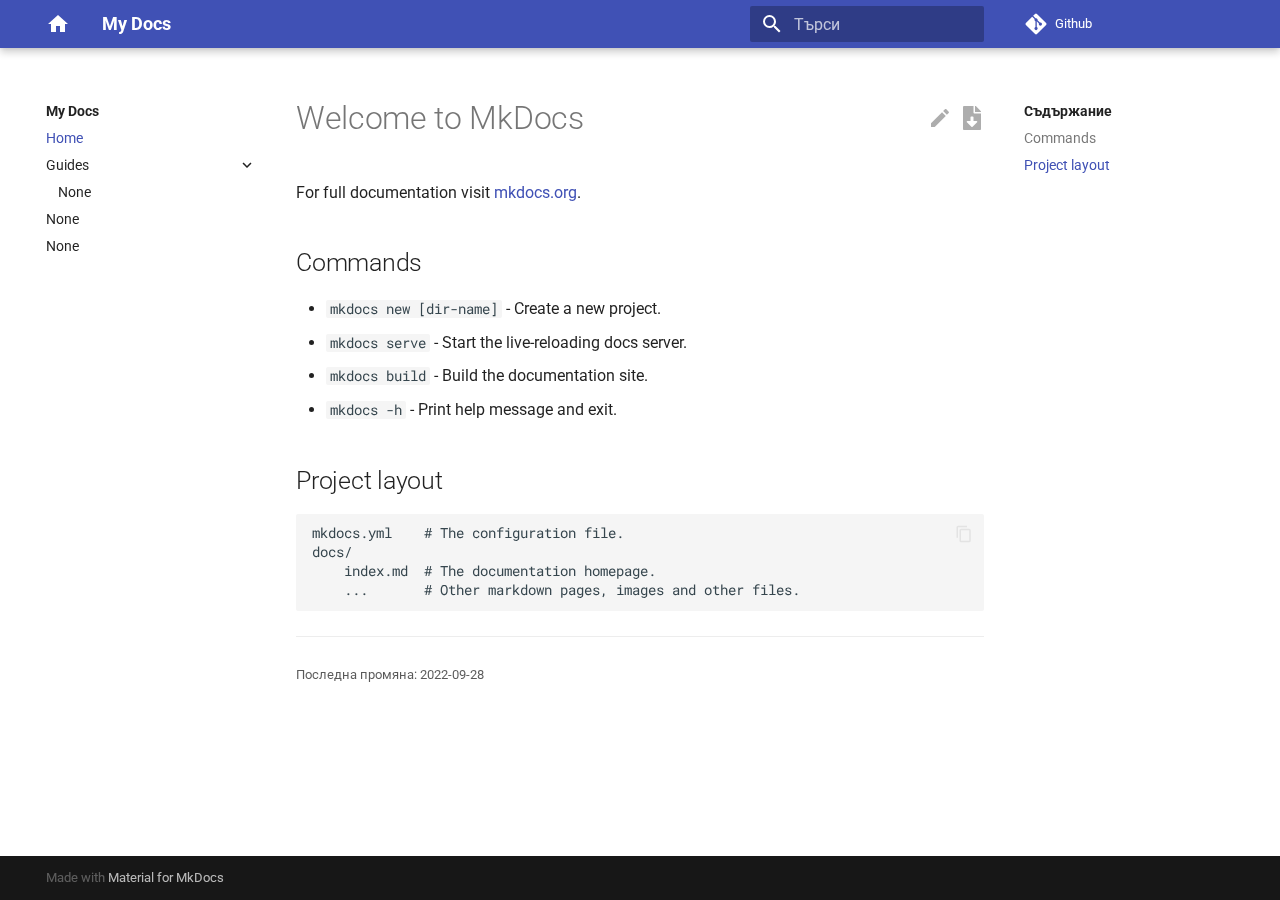
<file: site/index.html>
<!doctype html>
<html lang="bg" class="no-js">
  <head>
    
      <meta charset="utf-8">
      <meta name="viewport" content="width=device-width,initial-scale=1">
      
      
      
      <link rel="icon" href="assets/images/favicon.png">
      <meta name="generator" content="mkdocs-1.3.1, mkdocs-material-8.4.0">
    
    
      
        <title>My Docs</title>
      
    
    
      <link rel="stylesheet" href="assets/stylesheets/main.69437709.min.css">
      
        
        <link rel="stylesheet" href="assets/stylesheets/palette.cbb835fc.min.css">
        
      
      
    
    
    
      
        
        
        <link rel="preconnect" href="https://fonts.gstatic.com" crossorigin>
        <link rel="stylesheet" href="https://fonts.googleapis.com/css?family=Roboto:300,300i,400,400i,700,700i%7CRoboto+Mono:400,400i,700,700i&display=fallback">
        <style>:root{--md-text-font:"Roboto";--md-code-font:"Roboto Mono"}</style>
      
    
    
    <script>__md_scope=new URL(".",location),__md_hash=e=>[...e].reduce((e,_)=>(e<<5)-e+_.charCodeAt(0),0),__md_get=(e,_=localStorage,t=__md_scope)=>JSON.parse(_.getItem(t.pathname+"."+e)),__md_set=(e,_,t=localStorage,a=__md_scope)=>{try{t.setItem(a.pathname+"."+e,JSON.stringify(_))}catch(e){}}</script>
    
      

    
    
  </head>
  
  
    
    
    
    
    
    <body dir="ltr" data-md-color-scheme="" data-md-color-primary="none" data-md-color-accent="none">
  
    
    
    <input class="md-toggle" data-md-toggle="drawer" type="checkbox" id="__drawer" autocomplete="off">
    <input class="md-toggle" data-md-toggle="search" type="checkbox" id="__search" autocomplete="off">
    <label class="md-overlay" for="__drawer"></label>
    <div data-md-component="skip">
      
        
        <a href="#welcome-to-mkdocs" class="md-skip">
          Към съдържанието
        </a>
      
    </div>
    <div data-md-component="announce">
      
    </div>
    
    
      

<header class="md-header" data-md-component="header">
  <nav class="md-header__inner md-grid" aria-label="Горен колонтитул">
    <a href="." title="My Docs" class="md-header__button md-logo" aria-label="My Docs" data-md-component="logo">
      
  
  <svg xmlns="http://www.w3.org/2000/svg" viewBox="0 0 24 24"><path d="M10 20v-6h4v6h5v-8h3L12 3 2 12h3v8h5Z"/></svg>

    </a>
    <label class="md-header__button md-icon" for="__drawer">
      <svg xmlns="http://www.w3.org/2000/svg" viewBox="0 0 24 24"><path d="M3 6h18v2H3V6m0 5h18v2H3v-2m0 5h18v2H3v-2Z"/></svg>
    </label>
    <div class="md-header__title" data-md-component="header-title">
      <div class="md-header__ellipsis">
        <div class="md-header__topic">
          <span class="md-ellipsis">
            My Docs
          </span>
        </div>
        <div class="md-header__topic" data-md-component="header-topic">
          <span class="md-ellipsis">
            
              Home
            
          </span>
        </div>
      </div>
    </div>
    
    
    
      <label class="md-header__button md-icon" for="__search">
        <svg xmlns="http://www.w3.org/2000/svg" viewBox="0 0 24 24"><path d="M9.5 3A6.5 6.5 0 0 1 16 9.5c0 1.61-.59 3.09-1.56 4.23l.27.27h.79l5 5-1.5 1.5-5-5v-.79l-.27-.27A6.516 6.516 0 0 1 9.5 16 6.5 6.5 0 0 1 3 9.5 6.5 6.5 0 0 1 9.5 3m0 2C7 5 5 7 5 9.5S7 14 9.5 14 14 12 14 9.5 12 5 9.5 5Z"/></svg>
      </label>
      <div class="md-search" data-md-component="search" role="dialog">
  <label class="md-search__overlay" for="__search"></label>
  <div class="md-search__inner" role="search">
    <form class="md-search__form" name="search">
      <input type="text" class="md-search__input" name="query" aria-label="Търси" placeholder="Търси" autocapitalize="off" autocorrect="off" autocomplete="off" spellcheck="false" data-md-component="search-query" required>
      <label class="md-search__icon md-icon" for="__search">
        <svg xmlns="http://www.w3.org/2000/svg" viewBox="0 0 24 24"><path d="M9.5 3A6.5 6.5 0 0 1 16 9.5c0 1.61-.59 3.09-1.56 4.23l.27.27h.79l5 5-1.5 1.5-5-5v-.79l-.27-.27A6.516 6.516 0 0 1 9.5 16 6.5 6.5 0 0 1 3 9.5 6.5 6.5 0 0 1 9.5 3m0 2C7 5 5 7 5 9.5S7 14 9.5 14 14 12 14 9.5 12 5 9.5 5Z"/></svg>
        <svg xmlns="http://www.w3.org/2000/svg" viewBox="0 0 24 24"><path d="M20 11v2H8l5.5 5.5-1.42 1.42L4.16 12l7.92-7.92L13.5 5.5 8 11h12Z"/></svg>
      </label>
      <nav class="md-search__options" aria-label="Search">
        
        <button type="reset" class="md-search__icon md-icon" aria-label="Изчисти" tabindex="-1">
          <svg xmlns="http://www.w3.org/2000/svg" viewBox="0 0 24 24"><path d="M19 6.41 17.59 5 12 10.59 6.41 5 5 6.41 10.59 12 5 17.59 6.41 19 12 13.41 17.59 19 19 17.59 13.41 12 19 6.41Z"/></svg>
        </button>
      </nav>
      
    </form>
    <div class="md-search__output">
      <div class="md-search__scrollwrap" data-md-scrollfix>
        <div class="md-search-result" data-md-component="search-result">
          <div class="md-search-result__meta">
            Initializing search
          </div>
          <ol class="md-search-result__list"></ol>
        </div>
      </div>
    </div>
  </div>
</div>
    
    
      <div class="md-header__source">
        <a href="https://github.com/dragomir-d/unit-docs/" title="Към хранилището" class="md-source" data-md-component="source">
  <div class="md-source__icon md-icon">
    
    <svg xmlns="http://www.w3.org/2000/svg" viewBox="0 0 448 512"><!--! Font Awesome Free 6.1.2 by @fontawesome - https://fontawesome.com License - https://fontawesome.com/license/free (Icons: CC BY 4.0, Fonts: SIL OFL 1.1, Code: MIT License) Copyright 2022 Fonticons, Inc.--><path d="M439.55 236.05 244 40.45a28.87 28.87 0 0 0-40.81 0l-40.66 40.63 51.52 51.52c27.06-9.14 52.68 16.77 43.39 43.68l49.66 49.66c34.23-11.8 61.18 31 35.47 56.69-26.49 26.49-70.21-2.87-56-37.34L240.22 199v121.85c25.3 12.54 22.26 41.85 9.08 55a34.34 34.34 0 0 1-48.55 0c-17.57-17.6-11.07-46.91 11.25-56v-123c-20.8-8.51-24.6-30.74-18.64-45L142.57 101 8.45 235.14a28.86 28.86 0 0 0 0 40.81l195.61 195.6a28.86 28.86 0 0 0 40.8 0l194.69-194.69a28.86 28.86 0 0 0 0-40.81z"/></svg>
  </div>
  <div class="md-source__repository">
    Github
  </div>
</a>
      </div>
    
  </nav>
  
</header>
    
    <div class="md-container" data-md-component="container">
      
      
        
          
        
      
      <main class="md-main" data-md-component="main">
        <div class="md-main__inner md-grid">
          
            
              
              <div class="md-sidebar md-sidebar--primary" data-md-component="sidebar" data-md-type="navigation" >
                <div class="md-sidebar__scrollwrap">
                  <div class="md-sidebar__inner">
                    


<nav class="md-nav md-nav--primary" aria-label="Навигация" data-md-level="0">
  <label class="md-nav__title" for="__drawer">
    <a href="." title="My Docs" class="md-nav__button md-logo" aria-label="My Docs" data-md-component="logo">
      
  
  <svg xmlns="http://www.w3.org/2000/svg" viewBox="0 0 24 24"><path d="M10 20v-6h4v6h5v-8h3L12 3 2 12h3v8h5Z"/></svg>

    </a>
    My Docs
  </label>
  
    <div class="md-nav__source">
      <a href="https://github.com/dragomir-d/unit-docs/" title="Към хранилището" class="md-source" data-md-component="source">
  <div class="md-source__icon md-icon">
    
    <svg xmlns="http://www.w3.org/2000/svg" viewBox="0 0 448 512"><!--! Font Awesome Free 6.1.2 by @fontawesome - https://fontawesome.com License - https://fontawesome.com/license/free (Icons: CC BY 4.0, Fonts: SIL OFL 1.1, Code: MIT License) Copyright 2022 Fonticons, Inc.--><path d="M439.55 236.05 244 40.45a28.87 28.87 0 0 0-40.81 0l-40.66 40.63 51.52 51.52c27.06-9.14 52.68 16.77 43.39 43.68l49.66 49.66c34.23-11.8 61.18 31 35.47 56.69-26.49 26.49-70.21-2.87-56-37.34L240.22 199v121.85c25.3 12.54 22.26 41.85 9.08 55a34.34 34.34 0 0 1-48.55 0c-17.57-17.6-11.07-46.91 11.25-56v-123c-20.8-8.51-24.6-30.74-18.64-45L142.57 101 8.45 235.14a28.86 28.86 0 0 0 0 40.81l195.61 195.6a28.86 28.86 0 0 0 40.8 0l194.69-194.69a28.86 28.86 0 0 0 0-40.81z"/></svg>
  </div>
  <div class="md-source__repository">
    Github
  </div>
</a>
    </div>
  
  <ul class="md-nav__list" data-md-scrollfix>
    
      
      
      

  
  
    
  
  
    <li class="md-nav__item md-nav__item--active">
      
      <input class="md-nav__toggle md-toggle" data-md-toggle="toc" type="checkbox" id="__toc">
      
      
        
      
      
        <label class="md-nav__link md-nav__link--active" for="__toc">
          Home
          <span class="md-nav__icon md-icon"></span>
        </label>
      
      <a href="." class="md-nav__link md-nav__link--active">
        Home
      </a>
      
        

<nav class="md-nav md-nav--secondary" aria-label="Съдържание">
  
  
  
    
  
  
    <label class="md-nav__title" for="__toc">
      <span class="md-nav__icon md-icon"></span>
      Съдържание
    </label>
    <ul class="md-nav__list" data-md-component="toc" data-md-scrollfix>
      
        <li class="md-nav__item">
  <a href="#commands" class="md-nav__link">
    Commands
  </a>
  
</li>
      
        <li class="md-nav__item">
  <a href="#project-layout" class="md-nav__link">
    Project layout
  </a>
  
</li>
      
    </ul>
  
</nav>
      
    </li>
  

    
      
      
      

  
  
  
    
    <li class="md-nav__item md-nav__item--nested">
      
      
        <input class="md-nav__toggle md-toggle md-toggle--indeterminate" data-md-toggle="__nav_2" type="checkbox" id="__nav_2" checked>
      
      
      
      
        <label class="md-nav__link" for="__nav_2">
          Guides
          <span class="md-nav__icon md-icon"></span>
        </label>
      
      <nav class="md-nav" aria-label="Guides" data-md-level="1">
        <label class="md-nav__title" for="__nav_2">
          <span class="md-nav__icon md-icon"></span>
          Guides
        </label>
        <ul class="md-nav__list" data-md-scrollfix>
          
            
              
  
  
  
    <li class="md-nav__item">
      <a href="guides/getting-started.md" class="md-nav__link">
        None
      </a>
    </li>
  

            
          
        </ul>
      </nav>
    </li>
  

    
      
      
      

  
  
  
    <li class="md-nav__item">
      <a href="setup.md" class="md-nav__link">
        None
      </a>
    </li>
  

    
      
      
      

  
  
  
    <li class="md-nav__item">
      <a href="about.md" class="md-nav__link">
        None
      </a>
    </li>
  

    
  </ul>
</nav>
                  </div>
                </div>
              </div>
            
            
              
              <div class="md-sidebar md-sidebar--secondary" data-md-component="sidebar" data-md-type="toc" >
                <div class="md-sidebar__scrollwrap">
                  <div class="md-sidebar__inner">
                    

<nav class="md-nav md-nav--secondary" aria-label="Съдържание">
  
  
  
    
  
  
    <label class="md-nav__title" for="__toc">
      <span class="md-nav__icon md-icon"></span>
      Съдържание
    </label>
    <ul class="md-nav__list" data-md-component="toc" data-md-scrollfix>
      
        <li class="md-nav__item">
  <a href="#commands" class="md-nav__link">
    Commands
  </a>
  
</li>
      
        <li class="md-nav__item">
  <a href="#project-layout" class="md-nav__link">
    Project layout
  </a>
  
</li>
      
    </ul>
  
</nav>
                  </div>
                </div>
              </div>
            
          
          <div class="md-content" data-md-component="content">
            <article class="md-content__inner md-typeset"><a class="md-content__button md-icon" download href="index.pdf" title="PDF Export"><svg style="height: 1.2rem; width: 1.2rem;" viewBox="0 0 384 512" xmlns="http://www.w3.org/2000/svg"><path d="M224 136V0H24C10.7 0 0 10.7 0 24v464c0 13.3 10.7 24 24 24h336c13.3 0 24-10.7 24-24V160H248c-13.2 0-24-10.8-24-24zm76.45 211.36l-96.42 95.7c-6.65 6.61-17.39 6.61-24.04 0l-96.42-95.7C73.42 337.29 80.54 320 94.82 320H160v-80c0-8.84 7.16-16 16-16h32c8.84 0 16 7.16 16 16v80h65.18c14.28 0 21.4 17.29 11.27 27.36zM377 105L279.1 7c-4.5-4.5-10.6-7-17-7H256v128h128v-6.1c0-6.3-2.5-12.4-7-16.9z"></path></svg></a>
              
                
  <a href="https://github.com/dragomir-d/unit-docs/docs/index.md" title="Редактирай тази страница" class="md-content__button md-icon">
    <svg xmlns="http://www.w3.org/2000/svg" viewBox="0 0 24 24"><path d="M20.71 7.04c.39-.39.39-1.04 0-1.41l-2.34-2.34c-.37-.39-1.02-.39-1.41 0l-1.84 1.83 3.75 3.75M3 17.25V21h3.75L17.81 9.93l-3.75-3.75L3 17.25Z"/></svg>
  </a>



<h1 id="welcome-to-mkdocs">Welcome to MkDocs<a class="headerlink" href="#welcome-to-mkdocs" title="Permanent link">&para;</a></h1>
<p>For full documentation visit <a href="https://www.mkdocs.org">mkdocs.org</a>.</p>
<h2 id="commands">Commands<a class="headerlink" href="#commands" title="Permanent link">&para;</a></h2>
<ul>
<li><code>mkdocs new [dir-name]</code> - Create a new project.</li>
<li><code>mkdocs serve</code> - Start the live-reloading docs server.</li>
<li><code>mkdocs build</code> - Build the documentation site.</li>
<li><code>mkdocs -h</code> - Print help message and exit.</li>
</ul>
<h2 id="project-layout">Project layout<a class="headerlink" href="#project-layout" title="Permanent link">&para;</a></h2>
<pre><code>mkdocs.yml    # The configuration file.
docs/
    index.md  # The documentation homepage.
    ...       # Other markdown pages, images and other files.
</code></pre>

  <hr>
<div class="md-source-file">
  <small>
    
      Последна промяна:
      2022-09-28
    
  </small>
</div>




              
            </article>
            
          </div>
        </div>
        
          <a href="#" class="md-top md-icon" data-md-component="top" hidden>
            <svg xmlns="http://www.w3.org/2000/svg" viewBox="0 0 24 24"><path d="M13 20h-2V8l-5.5 5.5-1.42-1.42L12 4.16l7.92 7.92-1.42 1.42L13 8v12Z"/></svg>
            Back to top
          </a>
        
      </main>
      
        <footer class="md-footer">
  
  <div class="md-footer-meta md-typeset">
    <div class="md-footer-meta__inner md-grid">
      <div class="md-copyright">
  
  
    Made with
    <a href="https://squidfunk.github.io/mkdocs-material/" target="_blank" rel="noopener">
      Material for MkDocs
    </a>
  
</div>
      
    </div>
  </div>
</footer>
      
    </div>
    <div class="md-dialog" data-md-component="dialog">
      <div class="md-dialog__inner md-typeset"></div>
    </div>
    
    <script id="__config" type="application/json">{"base": ".", "features": ["navigation.top", "navigation.expand"], "search": "assets/javascripts/workers/search.ecf98df9.min.js", "translations": {"clipboard.copied": "\u041a\u043e\u043f\u0438\u0440\u0430\u043d\u043e", "clipboard.copy": "\u041a\u043e\u043f\u0438\u0440\u0430\u0439", "search.config.lang": "ru", "search.config.pipeline": "trimmer, stopWordFilter", "search.config.separator": "[\\s\\-]+", "search.placeholder": "\u0422\u044a\u0440\u0441\u0438", "search.result.more.one": "\u043e\u0449\u0435 1 \u043d\u0430 \u0442\u0430\u0437\u0438 \u0441\u0442\u0440\u0430\u043d\u0438\u0446\u0430", "search.result.more.other": "\u043e\u0449\u0435 # \u043d\u0430 \u0442\u0430\u0437\u0438 \u0441\u0442\u0440\u0430\u043d\u0438\u0446\u0430", "search.result.none": "\u041d\u044f\u043c\u0430 \u0440\u0435\u0437\u0443\u043b\u0442\u0430\u0442\u0438", "search.result.one": "1 \u0440\u0435\u0437\u0443\u043b\u0442\u0430\u0442", "search.result.other": "# \u0440\u0435\u0437\u0443\u043b\u0442\u0430\u0442\u0430", "search.result.placeholder": "\u0417\u0430\u043f\u043e\u0447\u043d\u0435\u0442\u0435 \u0434\u0430 \u043f\u0438\u0448\u0435\u0442\u0435, \u0437\u0430 \u0434\u0430 \u0442\u044a\u0440\u0441\u0438\u0442\u0435", "search.result.term.missing": "Missing", "select.version.title": "Select version"}}</script>
    
    
      <script src="assets/javascripts/bundle.9c69f0bc.min.js"></script>
      
    
  </body>
</html>
</file>
<file: site/assets/stylesheets/main.69437709.min.css>
@charset "UTF-8";html{-webkit-text-size-adjust:none;-moz-text-size-adjust:none;-ms-text-size-adjust:none;text-size-adjust:none;box-sizing:border-box}*,:after,:before{box-sizing:inherit}@media (prefers-reduced-motion){*,:after,:before{transition:none!important}}body{margin:0}a,button,input,label{-webkit-tap-highlight-color:transparent}a{color:inherit;text-decoration:none}hr{border:0;box-sizing:initial;display:block;height:.05rem;overflow:visible;padding:0}small{font-size:80%}sub,sup{line-height:1em}img{border-style:none}table{border-collapse:initial;border-spacing:0}td,th{font-weight:400;vertical-align:top}button{background:transparent;border:0;font-family:inherit;font-size:inherit;margin:0;padding:0}input{border:0;outline:none}:root,[data-md-color-scheme=default]{--md-default-fg-color:rgba(0,0,0,.87);--md-default-fg-color--light:rgba(0,0,0,.54);--md-default-fg-color--lighter:rgba(0,0,0,.32);--md-default-fg-color--lightest:rgba(0,0,0,.07);--md-default-bg-color:#fff;--md-default-bg-color--light:hsla(0,0%,100%,.7);--md-default-bg-color--lighter:hsla(0,0%,100%,.3);--md-default-bg-color--lightest:hsla(0,0%,100%,.12);--md-primary-fg-color:#4051b5;--md-primary-fg-color--light:#5d6cc0;--md-primary-fg-color--dark:#303fa1;--md-primary-bg-color:#fff;--md-primary-bg-color--light:hsla(0,0%,100%,.7);--md-accent-fg-color:#526cfe;--md-accent-fg-color--transparent:rgba(82,108,254,.1);--md-accent-bg-color:#fff;--md-accent-bg-color--light:hsla(0,0%,100%,.7);--md-code-fg-color:#36464e;--md-code-bg-color:#f5f5f5;--md-code-hl-color:rgba(255,255,0,.5);--md-code-hl-number-color:#d52a2a;--md-code-hl-special-color:#db1457;--md-code-hl-function-color:#a846b9;--md-code-hl-constant-color:#6e59d9;--md-code-hl-keyword-color:#3f6ec6;--md-code-hl-string-color:#1c7d4d;--md-code-hl-name-color:var(--md-code-fg-color);--md-code-hl-operator-color:var(--md-default-fg-color--light);--md-code-hl-punctuation-color:var(--md-default-fg-color--light);--md-code-hl-comment-color:var(--md-default-fg-color--light);--md-code-hl-generic-color:var(--md-default-fg-color--light);--md-code-hl-variable-color:var(--md-default-fg-color--light);--md-typeset-color:var(--md-default-fg-color);--md-typeset-a-color:var(--md-primary-fg-color);--md-typeset-mark-color:rgba(255,255,0,.5);--md-typeset-del-color:rgba(245,80,61,.15);--md-typeset-ins-color:rgba(11,213,112,.15);--md-typeset-kbd-color:#fafafa;--md-typeset-kbd-accent-color:#fff;--md-typeset-kbd-border-color:#b8b8b8;--md-typeset-table-color:rgba(0,0,0,.12);--md-admonition-fg-color:var(--md-default-fg-color);--md-admonition-bg-color:var(--md-default-bg-color);--md-footer-fg-color:#fff;--md-footer-fg-color--light:hsla(0,0%,100%,.7);--md-footer-fg-color--lighter:hsla(0,0%,100%,.3);--md-footer-bg-color:rgba(0,0,0,.87);--md-footer-bg-color--dark:rgba(0,0,0,.32);--md-shadow-z1:0 0.2rem 0.5rem rgba(0,0,0,.05),0 0 0.05rem rgba(0,0,0,.1);--md-shadow-z2:0 0.2rem 0.5rem rgba(0,0,0,.1),0 0 0.05rem rgba(0,0,0,.25);--md-shadow-z3:0 0.2rem 0.5rem rgba(0,0,0,.2),0 0 0.05rem rgba(0,0,0,.35)}.md-icon svg{fill:currentcolor;display:block;height:1.2rem;width:1.2rem}body{-webkit-font-smoothing:antialiased;-moz-osx-font-smoothing:grayscale;--md-text-font-family:var(--md-text-font,_),-apple-system,BlinkMacSystemFont,Helvetica,Arial,sans-serif;--md-code-font-family:var(--md-code-font,_),SFMono-Regular,Consolas,Menlo,monospace}body,input{font-feature-settings:"kern","liga";font-family:var(--md-text-font-family)}body,code,input,kbd,pre{color:var(--md-typeset-color)}code,kbd,pre{font-feature-settings:"kern";font-family:var(--md-code-font-family)}:root{--md-typeset-table-sort-icon:url('data:image/svg+xml;charset=utf-8,<svg xmlns="http://www.w3.org/2000/svg" viewBox="0 0 24 24"><path d="m18 21-4-4h3V7h-3l4-4 4 4h-3v10h3M2 19v-2h10v2M2 13v-2h7v2M2 7V5h4v2H2Z"/></svg>');--md-typeset-table-sort-icon--asc:url('data:image/svg+xml;charset=utf-8,<svg xmlns="http://www.w3.org/2000/svg" viewBox="0 0 24 24"><path d="M19 17h3l-4 4-4-4h3V3h2M2 17h10v2H2M6 5v2H2V5m0 6h7v2H2v-2Z"/></svg>');--md-typeset-table-sort-icon--desc:url('data:image/svg+xml;charset=utf-8,<svg xmlns="http://www.w3.org/2000/svg" viewBox="0 0 24 24"><path d="M19 7h3l-4-4-4 4h3v14h2M2 17h10v2H2M6 5v2H2V5m0 6h7v2H2v-2Z"/></svg>')}.md-typeset{-webkit-print-color-adjust:exact;color-adjust:exact;font-size:.8rem;line-height:1.6}@media print{.md-typeset{font-size:.68rem}}.md-typeset blockquote,.md-typeset dl,.md-typeset figure,.md-typeset ol,.md-typeset pre,.md-typeset ul{margin-bottom:1em;margin-top:1em}.md-typeset h1{color:var(--md-default-fg-color--light);font-size:2em;line-height:1.3;margin:0 0 1.25em}.md-typeset h1,.md-typeset h2{font-weight:300;letter-spacing:-.01em}.md-typeset h2{font-size:1.5625em;line-height:1.4;margin:1.6em 0 .64em}.md-typeset h3{font-size:1.25em;font-weight:400;letter-spacing:-.01em;line-height:1.5;margin:1.6em 0 .8em}.md-typeset h2+h3{margin-top:.8em}.md-typeset h4{font-weight:700;letter-spacing:-.01em;margin:1em 0}.md-typeset h5,.md-typeset h6{color:var(--md-default-fg-color--light);font-size:.8em;font-weight:700;letter-spacing:-.01em;margin:1.25em 0}.md-typeset h5{text-transform:uppercase}.md-typeset hr{border-bottom:.05rem solid var(--md-default-fg-color--lightest);display:flow-root;margin:1.5em 0}.md-typeset a{color:var(--md-typeset-a-color);word-break:break-word}.md-typeset a,.md-typeset a:before{transition:color 125ms}.md-typeset a:focus,.md-typeset a:hover{color:var(--md-accent-fg-color)}.md-typeset a:focus code,.md-typeset a:hover code{background-color:var(--md-accent-fg-color--transparent)}.md-typeset a code{color:currentcolor;transition:background-color 125ms}.md-typeset a.focus-visible{outline-color:var(--md-accent-fg-color);outline-offset:.2rem}.md-typeset code,.md-typeset kbd,.md-typeset pre{color:var(--md-code-fg-color);direction:ltr}@media print{.md-typeset code,.md-typeset kbd,.md-typeset pre{white-space:pre-wrap}}.md-typeset code{background-color:var(--md-code-bg-color);border-radius:.1rem;-webkit-box-decoration-break:clone;box-decoration-break:clone;font-size:.85em;padding:0 .2941176471em;word-break:break-word}.md-typeset code:not(.focus-visible){-webkit-tap-highlight-color:transparent;outline:none}.md-typeset pre{display:flow-root;line-height:1.4;position:relative}.md-typeset pre>code{-webkit-box-decoration-break:slice;box-decoration-break:slice;box-shadow:none;display:block;margin:0;outline-color:var(--md-accent-fg-color);overflow:auto;padding:.7720588235em 1.1764705882em;scrollbar-color:var(--md-default-fg-color--lighter) transparent;scrollbar-width:thin;touch-action:auto;word-break:normal}.md-typeset pre>code:hover{scrollbar-color:var(--md-accent-fg-color) transparent}.md-typeset pre>code::-webkit-scrollbar{height:.2rem;width:.2rem}.md-typeset pre>code::-webkit-scrollbar-thumb{background-color:var(--md-default-fg-color--lighter)}.md-typeset pre>code::-webkit-scrollbar-thumb:hover{background-color:var(--md-accent-fg-color)}.md-typeset kbd{background-color:var(--md-typeset-kbd-color);border-radius:.1rem;box-shadow:0 .1rem 0 .05rem var(--md-typeset-kbd-border-color),0 .1rem 0 var(--md-typeset-kbd-border-color),0 -.1rem .2rem var(--md-typeset-kbd-accent-color) inset;color:var(--md-default-fg-color);display:inline-block;font-size:.75em;padding:0 .6666666667em;vertical-align:text-top;word-break:break-word}.md-typeset mark{background-color:var(--md-typeset-mark-color);-webkit-box-decoration-break:clone;box-decoration-break:clone;color:inherit;word-break:break-word}.md-typeset abbr{border-bottom:.05rem dotted var(--md-default-fg-color--light);cursor:help;text-decoration:none}@media (hover:none){.md-typeset abbr{position:relative}.md-typeset abbr[title]:-webkit-any(:focus,:hover):after{background-color:var(--md-default-fg-color);border-radius:.1rem;box-shadow:var(--md-shadow-z3);color:var(--md-default-bg-color);content:attr(title);display:inline-block;font-size:.7rem;margin-top:2em;max-width:80%;min-width:-webkit-max-content;min-width:max-content;padding:.2rem .3rem;position:absolute;width:auto}.md-typeset abbr[title]:-moz-any(:focus,:hover):after{background-color:var(--md-default-fg-color);border-radius:.1rem;box-shadow:var(--md-shadow-z3);color:var(--md-default-bg-color);content:attr(title);display:inline-block;font-size:.7rem;margin-top:2em;max-width:80%;min-width:-moz-max-content;min-width:max-content;padding:.2rem .3rem;position:absolute;width:auto}[dir=ltr] .md-typeset abbr[title]:-webkit-any(:focus,:hover):after{left:0}[dir=ltr] .md-typeset abbr[title]:-moz-any(:focus,:hover):after{left:0}[dir=ltr] .md-typeset abbr[title]:is(:focus,:hover):after{left:0}[dir=rtl] .md-typeset abbr[title]:-webkit-any(:focus,:hover):after{right:0}[dir=rtl] .md-typeset abbr[title]:-moz-any(:focus,:hover):after{right:0}[dir=rtl] .md-typeset abbr[title]:is(:focus,:hover):after{right:0}.md-typeset abbr[title]:is(:focus,:hover):after{background-color:var(--md-default-fg-color);border-radius:.1rem;box-shadow:var(--md-shadow-z3);color:var(--md-default-bg-color);content:attr(title);display:inline-block;font-size:.7rem;margin-top:2em;max-width:80%;min-width:-webkit-max-content;min-width:-moz-max-content;min-width:max-content;padding:.2rem .3rem;position:absolute;width:auto}}.md-typeset small{opacity:.75}[dir=ltr] .md-typeset sub,[dir=ltr] .md-typeset sup{margin-left:.078125em}[dir=rtl] .md-typeset sub,[dir=rtl] .md-typeset sup{margin-right:.078125em}[dir=ltr] .md-typeset blockquote{padding-left:.6rem}[dir=rtl] .md-typeset blockquote{padding-right:.6rem}[dir=ltr] .md-typeset blockquote{border-left:.2rem solid var(--md-default-fg-color--lighter)}[dir=rtl] .md-typeset blockquote{border-right:.2rem solid var(--md-default-fg-color--lighter)}.md-typeset blockquote{color:var(--md-default-fg-color--light);margin-left:0;margin-right:0}.md-typeset ul{list-style-type:disc}[dir=ltr] .md-typeset ol,[dir=ltr] .md-typeset ul{margin-left:.625em}[dir=rtl] .md-typeset ol,[dir=rtl] .md-typeset ul{margin-right:.625em}.md-typeset ol,.md-typeset ul{padding:0}.md-typeset ol:not([hidden]),.md-typeset ul:not([hidden]){display:flow-root}.md-typeset ol ol,.md-typeset ul ol{list-style-type:lower-alpha}.md-typeset ol ol ol,.md-typeset ul ol ol{list-style-type:lower-roman}[dir=ltr] .md-typeset ol li,[dir=ltr] .md-typeset ul li{margin-left:1.25em}[dir=rtl] .md-typeset ol li,[dir=rtl] .md-typeset ul li{margin-right:1.25em}.md-typeset ol li,.md-typeset ul li{margin-bottom:.5em}.md-typeset ol li blockquote,.md-typeset ol li p,.md-typeset ul li blockquote,.md-typeset ul li p{margin:.5em 0}.md-typeset ol li:last-child,.md-typeset ul li:last-child{margin-bottom:0}.md-typeset ol li :-webkit-any(ul,ol),.md-typeset ul li :-webkit-any(ul,ol){margin-bottom:.5em;margin-top:.5em}.md-typeset ol li :-moz-any(ul,ol),.md-typeset ul li :-moz-any(ul,ol){margin-bottom:.5em;margin-top:.5em}[dir=ltr] .md-typeset ol li :-webkit-any(ul,ol),[dir=ltr] .md-typeset ul li :-webkit-any(ul,ol){margin-left:.625em}[dir=ltr] .md-typeset ol li :-moz-any(ul,ol),[dir=ltr] .md-typeset ul li :-moz-any(ul,ol){margin-left:.625em}[dir=ltr] .md-typeset ol li :is(ul,ol),[dir=ltr] .md-typeset ul li :is(ul,ol){margin-left:.625em}[dir=rtl] .md-typeset ol li :-webkit-any(ul,ol),[dir=rtl] .md-typeset ul li :-webkit-any(ul,ol){margin-right:.625em}[dir=rtl] .md-typeset ol li :-moz-any(ul,ol),[dir=rtl] .md-typeset ul li :-moz-any(ul,ol){margin-right:.625em}[dir=rtl] .md-typeset ol li :is(ul,ol),[dir=rtl] .md-typeset ul li :is(ul,ol){margin-right:.625em}.md-typeset ol li :is(ul,ol),.md-typeset ul li :is(ul,ol){margin-bottom:.5em;margin-top:.5em}[dir=ltr] .md-typeset dd{margin-left:1.875em}[dir=rtl] .md-typeset dd{margin-right:1.875em}.md-typeset dd{margin-bottom:1.5em;margin-top:1em}.md-typeset img,.md-typeset svg,.md-typeset video{height:auto;max-width:100%}.md-typeset img[align=left]{margin:1em 1em 1em 0}.md-typeset img[align=right]{margin:1em 0 1em 1em}.md-typeset img[align]:only-child{margin-top:0}.md-typeset img[src$="#gh-dark-mode-only"],.md-typeset img[src$="#only-dark"]{display:none}.md-typeset figure{display:flow-root;margin:1em auto;max-width:100%;text-align:center;width:-webkit-fit-content;width:-moz-fit-content;width:fit-content}.md-typeset figure img{display:block}.md-typeset figcaption{font-style:italic;margin:1em auto;max-width:24rem}.md-typeset iframe{max-width:100%}.md-typeset table:not([class]){background-color:var(--md-default-bg-color);border:.05rem solid var(--md-typeset-table-color);border-radius:.1rem;display:inline-block;font-size:.64rem;max-width:100%;overflow:auto;touch-action:auto}@media print{.md-typeset table:not([class]){display:table}}.md-typeset table:not([class])+*{margin-top:1.5em}.md-typeset table:not([class]) :-webkit-any(th,td)>:first-child{margin-top:0}.md-typeset table:not([class]) :-moz-any(th,td)>:first-child{margin-top:0}.md-typeset table:not([class]) :is(th,td)>:first-child{margin-top:0}.md-typeset table:not([class]) :-webkit-any(th,td)>:last-child{margin-bottom:0}.md-typeset table:not([class]) :-moz-any(th,td)>:last-child{margin-bottom:0}.md-typeset table:not([class]) :is(th,td)>:last-child{margin-bottom:0}.md-typeset table:not([class]) :-webkit-any(th,td):not([align]){text-align:left}.md-typeset table:not([class]) :-moz-any(th,td):not([align]){text-align:left}.md-typeset table:not([class]) :is(th,td):not([align]){text-align:left}[dir=rtl] .md-typeset table:not([class]) :-webkit-any(th,td):not([align]){text-align:right}[dir=rtl] .md-typeset table:not([class]) :-moz-any(th,td):not([align]){text-align:right}[dir=rtl] .md-typeset table:not([class]) :is(th,td):not([align]){text-align:right}.md-typeset table:not([class]) th{font-weight:700;min-width:5rem;padding:.9375em 1.25em;vertical-align:top}.md-typeset table:not([class]) th a{color:inherit}.md-typeset table:not([class]) td{border-top:.05rem solid var(--md-typeset-table-color);padding:.9375em 1.25em;vertical-align:top}.md-typeset table:not([class]) tbody tr{transition:background-color 125ms}.md-typeset table:not([class]) tbody tr:hover{background-color:rgba(0,0,0,.035);box-shadow:0 .05rem 0 var(--md-default-bg-color) inset}.md-typeset table:not([class]) a{word-break:normal}.md-typeset table th[role=columnheader]{cursor:pointer}[dir=ltr] .md-typeset table th[role=columnheader]:after{margin-left:.5em}[dir=rtl] .md-typeset table th[role=columnheader]:after{margin-right:.5em}.md-typeset table th[role=columnheader]:after{content:"";display:inline-block;height:1.2em;-webkit-mask-image:var(--md-typeset-table-sort-icon);mask-image:var(--md-typeset-table-sort-icon);-webkit-mask-repeat:no-repeat;mask-repeat:no-repeat;-webkit-mask-size:contain;mask-size:contain;transition:background-color 125ms;vertical-align:text-bottom;width:1.2em}.md-typeset table th[role=columnheader]:hover:after{background-color:var(--md-default-fg-color--lighter)}.md-typeset table th[role=columnheader][aria-sort=ascending]:after{background-color:var(--md-default-fg-color--light);-webkit-mask-image:var(--md-typeset-table-sort-icon--asc);mask-image:var(--md-typeset-table-sort-icon--asc)}.md-typeset table th[role=columnheader][aria-sort=descending]:after{background-color:var(--md-default-fg-color--light);-webkit-mask-image:var(--md-typeset-table-sort-icon--desc);mask-image:var(--md-typeset-table-sort-icon--desc)}.md-typeset__scrollwrap{margin:1em -.8rem;overflow-x:auto;touch-action:auto}.md-typeset__table{display:inline-block;margin-bottom:.5em;padding:0 .8rem}@media print{.md-typeset__table{display:block}}html .md-typeset__table table{display:table;margin:0;overflow:hidden;width:100%}@media screen and (max-width:44.9375em){.md-content__inner>pre{margin:1em -.8rem}.md-content__inner>pre code{border-radius:0}}.md-banner{background-color:var(--md-footer-bg-color);color:var(--md-footer-fg-color);overflow:auto}@media print{.md-banner{display:none}}.md-banner--warning{background:var(--md-typeset-mark-color);color:var(--md-default-fg-color)}.md-banner__inner{font-size:.7rem;margin:.6rem auto;padding:0 .8rem}.md-banner__button{color:inherit;cursor:pointer;float:right;transition:opacity .25s}.md-banner__button:hover{opacity:.7}html{font-size:125%;height:100%;overflow-x:hidden}@media screen and (min-width:100em){html{font-size:137.5%}}@media screen and (min-width:125em){html{font-size:150%}}body{background-color:var(--md-default-bg-color);display:flex;flex-direction:column;font-size:.5rem;min-height:100%;position:relative;width:100%}@media print{body{display:block}}@media screen and (max-width:59.9375em){body[data-md-scrolllock]{position:fixed}}.md-grid{margin-left:auto;margin-right:auto;max-width:61rem}.md-container{display:flex;flex-direction:column;flex-grow:1}@media print{.md-container{display:block}}.md-main{flex-grow:1}.md-main__inner{display:flex;height:100%;margin-top:1.5rem}.md-ellipsis{overflow:hidden;text-overflow:ellipsis;white-space:nowrap}.md-toggle{display:none}.md-option{height:0;opacity:0;position:absolute;width:0}.md-option:checked+label:not([hidden]){display:block}.md-option.focus-visible+label{outline-color:var(--md-accent-fg-color);outline-style:auto}.md-skip{background-color:var(--md-default-fg-color);border-radius:.1rem;color:var(--md-default-bg-color);font-size:.64rem;margin:.5rem;opacity:0;outline-color:var(--md-accent-fg-color);padding:.3rem .5rem;position:fixed;transform:translateY(.4rem);z-index:-1}.md-skip:focus{opacity:1;transform:translateY(0);transition:transform .25s cubic-bezier(.4,0,.2,1),opacity 175ms 75ms;z-index:10}@page{margin:25mm}:root{--md-clipboard-icon:url('data:image/svg+xml;charset=utf-8,<svg xmlns="http://www.w3.org/2000/svg" viewBox="0 0 24 24"><path d="M19 21H8V7h11m0-2H8a2 2 0 0 0-2 2v14a2 2 0 0 0 2 2h11a2 2 0 0 0 2-2V7a2 2 0 0 0-2-2m-3-4H4a2 2 0 0 0-2 2v14h2V3h12V1Z"/></svg>')}.md-clipboard{border-radius:.1rem;color:var(--md-default-fg-color--lightest);cursor:pointer;height:1.5em;outline-color:var(--md-accent-fg-color);outline-offset:.1rem;position:absolute;right:.5em;top:.5em;transition:color .25s;width:1.5em;z-index:1}@media print{.md-clipboard{display:none}}.md-clipboard:not(.focus-visible){-webkit-tap-highlight-color:transparent;outline:none}:hover>.md-clipboard{color:var(--md-default-fg-color--light)}.md-clipboard:-webkit-any(:focus,:hover){color:var(--md-accent-fg-color)}.md-clipboard:-moz-any(:focus,:hover){color:var(--md-accent-fg-color)}.md-clipboard:is(:focus,:hover){color:var(--md-accent-fg-color)}.md-clipboard:after{background-color:currentcolor;content:"";display:block;height:1.125em;margin:0 auto;-webkit-mask-image:var(--md-clipboard-icon);mask-image:var(--md-clipboard-icon);-webkit-mask-repeat:no-repeat;mask-repeat:no-repeat;-webkit-mask-size:contain;mask-size:contain;width:1.125em}.md-clipboard--inline{cursor:pointer}.md-clipboard--inline code{transition:color .25s,background-color .25s}.md-clipboard--inline:-webkit-any(:focus,:hover) code{background-color:var(--md-accent-fg-color--transparent);color:var(--md-accent-fg-color)}.md-clipboard--inline:-moz-any(:focus,:hover) code{background-color:var(--md-accent-fg-color--transparent);color:var(--md-accent-fg-color)}.md-clipboard--inline:is(:focus,:hover) code{background-color:var(--md-accent-fg-color--transparent);color:var(--md-accent-fg-color)}@-webkit-keyframes consent{0%{opacity:0;transform:translateY(100%)}to{opacity:1;transform:translateY(0)}}@keyframes consent{0%{opacity:0;transform:translateY(100%)}to{opacity:1;transform:translateY(0)}}@-webkit-keyframes overlay{0%{opacity:0}to{opacity:1}}@keyframes overlay{0%{opacity:0}to{opacity:1}}.md-consent__overlay{-webkit-animation:overlay .25s both;animation:overlay .25s both;-webkit-backdrop-filter:blur(.1rem);backdrop-filter:blur(.1rem);background-color:rgba(0,0,0,.54);height:100%;opacity:1;position:fixed;top:0;width:100%;z-index:5}.md-consent__inner{-webkit-animation:consent .5s cubic-bezier(.1,.7,.1,1) both;animation:consent .5s cubic-bezier(.1,.7,.1,1) both;background-color:var(--md-default-bg-color);border:0;border-radius:.1rem;bottom:0;box-shadow:0 0 .2rem rgba(0,0,0,.1),0 .2rem .4rem rgba(0,0,0,.2);max-height:100%;overflow:auto;padding:0;position:fixed;width:100%;z-index:5}.md-consent__form{padding:.8rem}.md-consent__settings{display:none;margin:1em 0}input:checked+.md-consent__settings{display:block}.md-consent__controls{margin-bottom:.8rem}.md-typeset .md-consent__controls .md-button{display:inline}@media screen and (max-width:44.9375em){.md-typeset .md-consent__controls .md-button{display:block;margin-top:.4rem;text-align:center;width:100%}}.md-consent label{cursor:pointer}.md-content{flex-grow:1;min-width:0}.md-content__inner{margin:0 .8rem 1.2rem;padding-top:.6rem}@media screen and (min-width:76.25em){[dir=ltr] .md-sidebar--primary:not([hidden])~.md-content>.md-content__inner{margin-left:1.2rem}[dir=ltr] .md-sidebar--secondary:not([hidden])~.md-content>.md-content__inner,[dir=rtl] .md-sidebar--primary:not([hidden])~.md-content>.md-content__inner{margin-right:1.2rem}[dir=rtl] .md-sidebar--secondary:not([hidden])~.md-content>.md-content__inner{margin-left:1.2rem}}.md-content__inner:before{content:"";display:block;height:.4rem}.md-content__inner>:last-child{margin-bottom:0}[dir=ltr] .md-content__button{margin-left:.4rem}[dir=rtl] .md-content__button{margin-right:.4rem}.md-content__button{float:right;margin:.4rem 0;padding:0}@media print{.md-content__button{display:none}}[dir=rtl] .md-content__button{float:left}.md-typeset .md-content__button{color:var(--md-default-fg-color--lighter)}.md-content__button svg{display:inline;vertical-align:top}[dir=rtl] .md-content__button svg{transform:scaleX(-1)}[dir=ltr] .md-dialog{right:.8rem}[dir=rtl] .md-dialog{left:.8rem}.md-dialog{background-color:var(--md-default-fg-color);border-radius:.1rem;bottom:.8rem;box-shadow:var(--md-shadow-z3);min-width:11.1rem;opacity:0;padding:.4rem .6rem;pointer-events:none;position:fixed;transform:translateY(100%);transition:transform 0ms .4s,opacity .4s;z-index:4}@media print{.md-dialog{display:none}}.md-dialog--active{opacity:1;pointer-events:auto;transform:translateY(0);transition:transform .4s cubic-bezier(.075,.85,.175,1),opacity .4s}.md-dialog__inner{color:var(--md-default-bg-color);font-size:.7rem}.md-feedback{margin:2em 0 1em;text-align:center}.md-feedback fieldset{border:none;margin:0;padding:0}.md-feedback__title{font-weight:700;margin:1em auto}.md-feedback__inner{position:relative}.md-feedback__list{align-content:baseline;display:flex;flex-wrap:wrap;justify-content:center;position:relative}.md-feedback__list:hover .md-icon:not(:disabled){color:var(--md-default-fg-color--lighter)}:disabled .md-feedback__list{min-height:1.8rem}.md-feedback__icon{color:var(--md-default-fg-color--light);cursor:pointer;flex-shrink:0;margin:0 .1rem;transition:color 125ms}.md-feedback__icon:not(:disabled).md-icon:hover{color:var(--md-accent-fg-color)}.md-feedback__icon:disabled{color:var(--md-default-fg-color--lightest);pointer-events:none}.md-feedback__note{opacity:0;position:relative;transform:translateY(.4rem);transition:transform .4s cubic-bezier(.1,.7,.1,1),opacity .15s}.md-feedback__note>*{margin:0 auto;max-width:16rem}:disabled .md-feedback__note{opacity:1;transform:translateY(0)}.md-footer{background-color:var(--md-footer-bg-color);color:var(--md-footer-fg-color)}@media print{.md-footer{display:none}}.md-footer__inner{justify-content:space-between;overflow:auto;padding:.2rem}.md-footer__inner:not([hidden]){display:flex}.md-footer__link{display:flex;flex-grow:0.01;outline-color:var(--md-accent-fg-color);overflow:hidden;padding-bottom:.4rem;padding-top:1.4rem;transition:opacity .25s}.md-footer__link:-webkit-any(:focus,:hover){opacity:.7}.md-footer__link:-moz-any(:focus,:hover){opacity:.7}.md-footer__link:is(:focus,:hover){opacity:.7}[dir=rtl] .md-footer__link svg{transform:scaleX(-1)}@media screen and (max-width:44.9375em){.md-footer__link--prev .md-footer__title{display:none}}[dir=ltr] .md-footer__link--next{margin-left:auto}[dir=rtl] .md-footer__link--next{margin-right:auto}.md-footer__link--next{text-align:right}[dir=rtl] .md-footer__link--next{text-align:left}.md-footer__title{flex-grow:1;font-size:.9rem;line-height:2.4rem;max-width:calc(100% - 2.4rem);padding:0 1rem;position:relative;white-space:nowrap}.md-footer__button{margin:.2rem;padding:.4rem}.md-footer__direction{font-size:.64rem;left:0;margin-top:-1rem;opacity:.7;padding:0 1rem;position:absolute;right:0}.md-footer-meta{background-color:var(--md-footer-bg-color--dark)}.md-footer-meta__inner{display:flex;flex-wrap:wrap;justify-content:space-between;padding:.2rem}html .md-footer-meta.md-typeset a{color:var(--md-footer-fg-color--light)}html .md-footer-meta.md-typeset a:-webkit-any(:focus,:hover){color:var(--md-footer-fg-color)}html .md-footer-meta.md-typeset a:-moz-any(:focus,:hover){color:var(--md-footer-fg-color)}html .md-footer-meta.md-typeset a:is(:focus,:hover){color:var(--md-footer-fg-color)}.md-copyright{color:var(--md-footer-fg-color--lighter);font-size:.64rem;margin:auto .6rem;padding:.4rem 0;width:100%}@media screen and (min-width:45em){.md-copyright{width:auto}}.md-copyright__highlight{color:var(--md-footer-fg-color--light)}.md-social{margin:0 .4rem;padding:.2rem 0 .6rem}@media screen and (min-width:45em){.md-social{padding:.6rem 0}}.md-social__link{display:inline-block;height:1.6rem;text-align:center;width:1.6rem}.md-social__link:before{line-height:1.9}.md-social__link svg{fill:currentcolor;max-height:.8rem;vertical-align:-25%}.md-typeset .md-button{border:.1rem solid;border-radius:.1rem;color:var(--md-primary-fg-color);cursor:pointer;display:inline-block;font-weight:700;padding:.625em 2em;transition:color 125ms,background-color 125ms,border-color 125ms}.md-typeset .md-button--primary{background-color:var(--md-primary-fg-color);border-color:var(--md-primary-fg-color);color:var(--md-primary-bg-color)}.md-typeset .md-button:-webkit-any(:focus,:hover){background-color:var(--md-accent-fg-color);border-color:var(--md-accent-fg-color);color:var(--md-accent-bg-color)}.md-typeset .md-button:-moz-any(:focus,:hover){background-color:var(--md-accent-fg-color);border-color:var(--md-accent-fg-color);color:var(--md-accent-bg-color)}.md-typeset .md-button:is(:focus,:hover){background-color:var(--md-accent-fg-color);border-color:var(--md-accent-fg-color);color:var(--md-accent-bg-color)}[dir=ltr] .md-typeset .md-input{border-top-left-radius:.1rem}[dir=ltr] .md-typeset .md-input,[dir=rtl] .md-typeset .md-input{border-top-right-radius:.1rem}[dir=rtl] .md-typeset .md-input{border-top-left-radius:.1rem}.md-typeset .md-input{border-bottom:.1rem solid var(--md-default-fg-color--lighter);box-shadow:var(--md-shadow-z1);font-size:.8rem;height:1.8rem;padding:0 .6rem;transition:border .25s,box-shadow .25s}.md-typeset .md-input:-webkit-any(:focus,:hover){border-bottom-color:var(--md-accent-fg-color);box-shadow:var(--md-shadow-z2)}.md-typeset .md-input:-moz-any(:focus,:hover){border-bottom-color:var(--md-accent-fg-color);box-shadow:var(--md-shadow-z2)}.md-typeset .md-input:is(:focus,:hover){border-bottom-color:var(--md-accent-fg-color);box-shadow:var(--md-shadow-z2)}.md-typeset .md-input--stretch{width:100%}.md-header{background-color:var(--md-primary-fg-color);box-shadow:0 0 .2rem transparent,0 .2rem .4rem transparent;color:var(--md-primary-bg-color);display:block;left:0;position:-webkit-sticky;position:sticky;right:0;top:0;z-index:4}@media print{.md-header{display:none}}.md-header[hidden]{transform:translateY(-100%);transition:transform .25s cubic-bezier(.8,0,.6,1),box-shadow .25s}.md-header--shadow{box-shadow:0 0 .2rem rgba(0,0,0,.1),0 .2rem .4rem rgba(0,0,0,.2);transition:transform .25s cubic-bezier(.1,.7,.1,1),box-shadow .25s}.md-header__inner{align-items:center;display:flex;padding:0 .2rem}.md-header__button{color:currentcolor;cursor:pointer;margin:.2rem;outline-color:var(--md-accent-fg-color);padding:.4rem;position:relative;transition:opacity .25s;vertical-align:middle;z-index:1}.md-header__button:hover{opacity:.7}.md-header__button:not([hidden]){display:inline-block}.md-header__button:not(.focus-visible){-webkit-tap-highlight-color:transparent;outline:none}.md-header__button.md-logo{margin:.2rem;padding:.4rem}@media screen and (max-width:76.1875em){.md-header__button.md-logo{display:none}}.md-header__button.md-logo :-webkit-any(img,svg){fill:currentcolor;display:block;height:1.2rem;width:auto}.md-header__button.md-logo :-moz-any(img,svg){fill:currentcolor;display:block;height:1.2rem;width:auto}.md-header__button.md-logo :is(img,svg){fill:currentcolor;display:block;height:1.2rem;width:auto}@media screen and (min-width:60em){.md-header__button[for=__search]{display:none}}.no-js .md-header__button[for=__search]{display:none}[dir=rtl] .md-header__button[for=__search] svg{transform:scaleX(-1)}@media screen and (min-width:76.25em){.md-header__button[for=__drawer]{display:none}}.md-header__topic{display:flex;max-width:100%;position:absolute;transition:transform .4s cubic-bezier(.1,.7,.1,1),opacity .15s;white-space:nowrap}.md-header__topic+.md-header__topic{opacity:0;pointer-events:none;transform:translateX(1.25rem);transition:transform .4s cubic-bezier(1,.7,.1,.1),opacity .15s;z-index:-1}[dir=rtl] .md-header__topic+.md-header__topic{transform:translateX(-1.25rem)}.md-header__topic:first-child{font-weight:700}[dir=ltr] .md-header__title{margin-right:.4rem}[dir=rtl] .md-header__title{margin-left:.4rem}[dir=ltr] .md-header__title{margin-left:1rem}[dir=rtl] .md-header__title{margin-right:1rem}.md-header__title{flex-grow:1;font-size:.9rem;height:2.4rem;line-height:2.4rem}.md-header__title--active .md-header__topic{opacity:0;pointer-events:none;transform:translateX(-1.25rem);transition:transform .4s cubic-bezier(1,.7,.1,.1),opacity .15s;z-index:-1}[dir=rtl] .md-header__title--active .md-header__topic{transform:translateX(1.25rem)}.md-header__title--active .md-header__topic+.md-header__topic{opacity:1;pointer-events:auto;transform:translateX(0);transition:transform .4s cubic-bezier(.1,.7,.1,1),opacity .15s;z-index:0}.md-header__title>.md-header__ellipsis{height:100%;position:relative;width:100%}.md-header__option{display:flex;flex-shrink:0;max-width:100%;transition:max-width 0ms .25s,opacity .25s .25s;white-space:nowrap}[data-md-toggle=search]:checked~.md-header .md-header__option{max-width:0;opacity:0;transition:max-width 0ms,opacity 0ms}.md-header__source{display:none}@media screen and (min-width:60em){[dir=ltr] .md-header__source{margin-left:1rem}[dir=rtl] .md-header__source{margin-right:1rem}.md-header__source{display:block;max-width:11.7rem;width:11.7rem}}@media screen and (min-width:76.25em){[dir=ltr] .md-header__source{margin-left:1.4rem}[dir=rtl] .md-header__source{margin-right:1.4rem}}:root{--md-nav-icon--prev:url('data:image/svg+xml;charset=utf-8,<svg xmlns="http://www.w3.org/2000/svg" viewBox="0 0 24 24"><path d="M20 11v2H8l5.5 5.5-1.42 1.42L4.16 12l7.92-7.92L13.5 5.5 8 11h12Z"/></svg>');--md-nav-icon--next:url('data:image/svg+xml;charset=utf-8,<svg xmlns="http://www.w3.org/2000/svg" viewBox="0 0 24 24"><path d="M8.59 16.58 13.17 12 8.59 7.41 10 6l6 6-6 6-1.41-1.42Z"/></svg>');--md-toc-icon:url('data:image/svg+xml;charset=utf-8,<svg xmlns="http://www.w3.org/2000/svg" viewBox="0 0 24 24"><path d="M3 9h14V7H3v2m0 4h14v-2H3v2m0 4h14v-2H3v2m16 0h2v-2h-2v2m0-10v2h2V7h-2m0 6h2v-2h-2v2Z"/></svg>')}.md-nav{font-size:.7rem;line-height:1.3}.md-nav__title{display:block;font-weight:700;overflow:hidden;padding:0 .6rem;text-overflow:ellipsis}.md-nav__title .md-nav__button{display:none}.md-nav__title .md-nav__button img{height:100%;width:auto}.md-nav__title .md-nav__button.md-logo :-webkit-any(img,svg){fill:currentcolor;display:block;height:2.4rem;max-width:100%;object-fit:contain;width:auto}.md-nav__title .md-nav__button.md-logo :-moz-any(img,svg){fill:currentcolor;display:block;height:2.4rem;max-width:100%;object-fit:contain;width:auto}.md-nav__title .md-nav__button.md-logo :is(img,svg){fill:currentcolor;display:block;height:2.4rem;max-width:100%;object-fit:contain;width:auto}.md-nav__list{list-style:none;margin:0;padding:0}.md-nav__item{padding:0 .6rem}[dir=ltr] .md-nav__item .md-nav__item{padding-right:0}[dir=rtl] .md-nav__item .md-nav__item{padding-left:0}.md-nav__link{align-items:center;cursor:pointer;display:flex;justify-content:space-between;margin-top:.625em;overflow:hidden;scroll-snap-align:start;text-overflow:ellipsis;transition:color 125ms}.md-nav__link--passed{color:var(--md-default-fg-color--light)}.md-nav__item .md-nav__link--active{color:var(--md-typeset-a-color)}.md-nav__item .md-nav__link--index [href]{width:100%}.md-nav__link:-webkit-any(:focus,:hover){color:var(--md-accent-fg-color)}.md-nav__link:-moz-any(:focus,:hover){color:var(--md-accent-fg-color)}.md-nav__link:is(:focus,:hover){color:var(--md-accent-fg-color)}.md-nav__link.focus-visible{outline-color:var(--md-accent-fg-color);outline-offset:.2rem}.md-nav--primary .md-nav__link[for=__toc]{display:none}.md-nav--primary .md-nav__link[for=__toc] .md-icon:after{background-color:currentcolor;display:block;height:100%;-webkit-mask-image:var(--md-toc-icon);mask-image:var(--md-toc-icon);width:100%}.md-nav--primary .md-nav__link[for=__toc]~.md-nav{display:none}.md-nav__link>*{cursor:pointer;display:flex}.md-nav__icon{flex-shrink:0}.md-nav__source{display:none}@media screen and (max-width:76.1875em){.md-nav--primary,.md-nav--primary .md-nav{background-color:var(--md-default-bg-color);display:flex;flex-direction:column;height:100%;left:0;position:absolute;right:0;top:0;z-index:1}.md-nav--primary :-webkit-any(.md-nav__title,.md-nav__item){font-size:.8rem;line-height:1.5}.md-nav--primary :-moz-any(.md-nav__title,.md-nav__item){font-size:.8rem;line-height:1.5}.md-nav--primary :is(.md-nav__title,.md-nav__item){font-size:.8rem;line-height:1.5}.md-nav--primary .md-nav__title{background-color:var(--md-default-fg-color--lightest);color:var(--md-default-fg-color--light);cursor:pointer;height:5.6rem;line-height:2.4rem;padding:3rem .8rem .2rem;position:relative;white-space:nowrap}[dir=ltr] .md-nav--primary .md-nav__title .md-nav__icon{left:.4rem}[dir=rtl] .md-nav--primary .md-nav__title .md-nav__icon{right:.4rem}.md-nav--primary .md-nav__title .md-nav__icon{display:block;height:1.2rem;margin:.2rem;position:absolute;top:.4rem;width:1.2rem}.md-nav--primary .md-nav__title .md-nav__icon:after{background-color:currentcolor;content:"";display:block;height:100%;-webkit-mask-image:var(--md-nav-icon--prev);mask-image:var(--md-nav-icon--prev);-webkit-mask-repeat:no-repeat;mask-repeat:no-repeat;-webkit-mask-size:contain;mask-size:contain;width:100%}.md-nav--primary .md-nav__title~.md-nav__list{background-color:var(--md-default-bg-color);box-shadow:0 .05rem 0 var(--md-default-fg-color--lightest) inset;overflow-y:auto;-ms-scroll-snap-type:y mandatory;scroll-snap-type:y mandatory;touch-action:pan-y}.md-nav--primary .md-nav__title~.md-nav__list>:first-child{border-top:0}.md-nav--primary .md-nav__title[for=__drawer]{background-color:var(--md-primary-fg-color);color:var(--md-primary-bg-color);font-weight:700}.md-nav--primary .md-nav__title .md-logo{display:block;left:.2rem;margin:.2rem;padding:.4rem;position:absolute;right:.2rem;top:.2rem}.md-nav--primary .md-nav__list{flex:1}.md-nav--primary .md-nav__item{border-top:.05rem solid var(--md-default-fg-color--lightest);padding:0}.md-nav--primary .md-nav__item--active>.md-nav__link{color:var(--md-typeset-a-color)}.md-nav--primary .md-nav__item--active>.md-nav__link:-webkit-any(:focus,:hover){color:var(--md-accent-fg-color)}.md-nav--primary .md-nav__item--active>.md-nav__link:-moz-any(:focus,:hover){color:var(--md-accent-fg-color)}.md-nav--primary .md-nav__item--active>.md-nav__link:is(:focus,:hover){color:var(--md-accent-fg-color)}.md-nav--primary .md-nav__link{margin-top:0;padding:.6rem .8rem}[dir=ltr] .md-nav--primary .md-nav__link .md-nav__icon{margin-right:-.2rem}[dir=rtl] .md-nav--primary .md-nav__link .md-nav__icon{margin-left:-.2rem}.md-nav--primary .md-nav__link .md-nav__icon{font-size:1.2rem;height:1.2rem;width:1.2rem}.md-nav--primary .md-nav__link .md-nav__icon:after{background-color:currentcolor;content:"";display:block;height:100%;-webkit-mask-image:var(--md-nav-icon--next);mask-image:var(--md-nav-icon--next);-webkit-mask-repeat:no-repeat;mask-repeat:no-repeat;-webkit-mask-size:contain;mask-size:contain;width:100%}[dir=rtl] .md-nav--primary .md-nav__icon:after{transform:scale(-1)}.md-nav--primary .md-nav--secondary .md-nav{background-color:initial;position:static}[dir=ltr] .md-nav--primary .md-nav--secondary .md-nav .md-nav__link{padding-left:1.4rem}[dir=rtl] .md-nav--primary .md-nav--secondary .md-nav .md-nav__link{padding-right:1.4rem}[dir=ltr] .md-nav--primary .md-nav--secondary .md-nav .md-nav .md-nav__link{padding-left:2rem}[dir=rtl] .md-nav--primary .md-nav--secondary .md-nav .md-nav .md-nav__link{padding-right:2rem}[dir=ltr] .md-nav--primary .md-nav--secondary .md-nav .md-nav .md-nav .md-nav__link{padding-left:2.6rem}[dir=rtl] .md-nav--primary .md-nav--secondary .md-nav .md-nav .md-nav .md-nav__link{padding-right:2.6rem}[dir=ltr] .md-nav--primary .md-nav--secondary .md-nav .md-nav .md-nav .md-nav .md-nav__link{padding-left:3.2rem}[dir=rtl] .md-nav--primary .md-nav--secondary .md-nav .md-nav .md-nav .md-nav .md-nav__link{padding-right:3.2rem}.md-nav--secondary{background-color:initial}.md-nav__toggle~.md-nav{display:flex;opacity:0;transform:translateX(100%);transition:transform .25s cubic-bezier(.8,0,.6,1),opacity 125ms 50ms}[dir=rtl] .md-nav__toggle~.md-nav{transform:translateX(-100%)}.md-nav__toggle:checked~.md-nav{opacity:1;transform:translateX(0);transition:transform .25s cubic-bezier(.4,0,.2,1),opacity 125ms 125ms}.md-nav__toggle:checked~.md-nav>.md-nav__list{-webkit-backface-visibility:hidden;backface-visibility:hidden}}@media screen and (max-width:59.9375em){.md-nav--primary .md-nav__link[for=__toc]{display:flex}.md-nav--primary .md-nav__link[for=__toc] .md-icon:after{content:""}.md-nav--primary .md-nav__link[for=__toc]+.md-nav__link{display:none}.md-nav--primary .md-nav__link[for=__toc]~.md-nav{display:flex}.md-nav__source{background-color:var(--md-primary-fg-color--dark);color:var(--md-primary-bg-color);display:block;padding:0 .2rem}}@media screen and (min-width:60em) and (max-width:76.1875em){.md-nav--integrated .md-nav__link[for=__toc]{display:flex}.md-nav--integrated .md-nav__link[for=__toc] .md-icon:after{content:""}.md-nav--integrated .md-nav__link[for=__toc]+.md-nav__link{display:none}.md-nav--integrated .md-nav__link[for=__toc]~.md-nav{display:flex}}@media screen and (min-width:60em){.md-nav--secondary .md-nav__title[for=__toc]{scroll-snap-align:start}.md-nav--secondary .md-nav__title .md-nav__icon{display:none}}@media screen and (min-width:76.25em){.md-nav{transition:max-height .25s cubic-bezier(.86,0,.07,1)}.md-nav--primary .md-nav__title[for=__drawer]{scroll-snap-align:start}.md-nav--primary .md-nav__title .md-nav__icon,.md-nav__toggle~.md-nav{display:none}.md-nav__toggle:-webkit-any(:checked,:indeterminate)~.md-nav{display:block}.md-nav__toggle:-moz-any(:checked,:indeterminate)~.md-nav{display:block}.md-nav__toggle:is(:checked,:indeterminate)~.md-nav{display:block}.md-nav__item--nested>.md-nav>.md-nav__title{display:none}.md-nav__item--section{display:block;margin:1.25em 0}.md-nav__item--section:last-child{margin-bottom:0}.md-nav__item--section>.md-nav__link{font-weight:700;pointer-events:none}.md-nav__item--section>.md-nav__link--index [href]{pointer-events:auto}.md-nav__item--section>.md-nav__link .md-nav__icon{display:none}.md-nav__item--section>.md-nav{display:block}.md-nav__item--section>.md-nav>.md-nav__list>.md-nav__item{padding:0}.md-nav__icon{border-radius:100%;float:right;height:.9rem;transition:background-color .25s,transform .25s;width:.9rem}[dir=rtl] .md-nav__icon{float:left;transform:rotate(180deg)}.md-nav__icon:hover{background-color:var(--md-accent-fg-color--transparent)}.md-nav__icon:after{background-color:currentcolor;content:"";display:inline-block;height:100%;-webkit-mask-image:var(--md-nav-icon--next);mask-image:var(--md-nav-icon--next);-webkit-mask-repeat:no-repeat;mask-repeat:no-repeat;-webkit-mask-size:contain;mask-size:contain;vertical-align:-.1rem;width:100%}.md-nav__item--nested .md-nav__toggle:checked~.md-nav__link .md-nav__icon,.md-nav__item--nested .md-nav__toggle:indeterminate~.md-nav__link .md-nav__icon{transform:rotate(90deg)}.md-nav--lifted>.md-nav__list>.md-nav__item,.md-nav--lifted>.md-nav__list>.md-nav__item--nested,.md-nav--lifted>.md-nav__title{display:none}.md-nav--lifted>.md-nav__list>.md-nav__item--active{display:block;padding:0}.md-nav--lifted>.md-nav__list>.md-nav__item--active>.md-nav__link{font-weight:700;margin-top:0;padding:0 .6rem;pointer-events:none}.md-nav--lifted>.md-nav__list>.md-nav__item--active>.md-nav__link--index [href]{pointer-events:auto}.md-nav--lifted>.md-nav__list>.md-nav__item--active>.md-nav__link .md-nav__icon{display:none}.md-nav--lifted .md-nav[data-md-level="1"]{display:block}[dir=ltr] .md-nav--lifted .md-nav[data-md-level="1"]>.md-nav__list>.md-nav__item{padding-right:.6rem}[dir=rtl] .md-nav--lifted .md-nav[data-md-level="1"]>.md-nav__list>.md-nav__item{padding-left:.6rem}.md-nav--integrated>.md-nav__list>.md-nav__item--active:not(.md-nav__item--nested){padding:0 .6rem}.md-nav--integrated>.md-nav__list>.md-nav__item--active:not(.md-nav__item--nested)>.md-nav__link{padding:0}[dir=ltr] .md-nav--integrated>.md-nav__list>.md-nav__item--active .md-nav--secondary{border-left:.05rem solid var(--md-primary-fg-color)}[dir=rtl] .md-nav--integrated>.md-nav__list>.md-nav__item--active .md-nav--secondary{border-right:.05rem solid var(--md-primary-fg-color)}.md-nav--integrated>.md-nav__list>.md-nav__item--active .md-nav--secondary{display:block;margin-bottom:1.25em}.md-nav--integrated>.md-nav__list>.md-nav__item--active .md-nav--secondary>.md-nav__title{display:none}}:root{--md-search-result-icon:url('data:image/svg+xml;charset=utf-8,<svg xmlns="http://www.w3.org/2000/svg" viewBox="0 0 24 24"><path d="M14 2H6a2 2 0 0 0-2 2v16a2 2 0 0 0 2 2h7c-.41-.25-.8-.56-1.14-.9-.33-.33-.61-.7-.86-1.1H6V4h7v5h5v1.18c.71.16 1.39.43 2 .82V8l-6-6m6.31 16.9c1.33-2.11.69-4.9-1.4-6.22-2.11-1.33-4.91-.68-6.22 1.4-1.34 2.11-.69 4.89 1.4 6.22 1.46.93 3.32.93 4.79.02L22 23.39 23.39 22l-3.08-3.1m-3.81.1a2.5 2.5 0 0 1-2.5-2.5 2.5 2.5 0 0 1 2.5-2.5 2.5 2.5 0 0 1 2.5 2.5 2.5 2.5 0 0 1-2.5 2.5Z"/></svg>')}.md-search{position:relative}@media screen and (min-width:60em){.md-search{padding:.2rem 0}}.no-js .md-search{display:none}.md-search__overlay{opacity:0;z-index:1}@media screen and (max-width:59.9375em){[dir=ltr] .md-search__overlay{left:-2.2rem}[dir=rtl] .md-search__overlay{right:-2.2rem}.md-search__overlay{background-color:var(--md-default-bg-color);border-radius:1rem;height:2rem;overflow:hidden;pointer-events:none;position:absolute;top:-1rem;transform-origin:center;transition:transform .3s .1s,opacity .2s .2s;width:2rem}[data-md-toggle=search]:checked~.md-header .md-search__overlay{opacity:1;transition:transform .4s,opacity .1s}}@media screen and (min-width:60em){[dir=ltr] .md-search__overlay{left:0}[dir=rtl] .md-search__overlay{right:0}.md-search__overlay{background-color:rgba(0,0,0,.54);cursor:pointer;height:0;position:fixed;top:0;transition:width 0ms .25s,height 0ms .25s,opacity .25s;width:0}[data-md-toggle=search]:checked~.md-header .md-search__overlay{height:200vh;opacity:1;transition:width 0ms,height 0ms,opacity .25s;width:100%}}@media screen and (max-width:29.9375em){[data-md-toggle=search]:checked~.md-header .md-search__overlay{transform:scale(45)}}@media screen and (min-width:30em) and (max-width:44.9375em){[data-md-toggle=search]:checked~.md-header .md-search__overlay{transform:scale(60)}}@media screen and (min-width:45em) and (max-width:59.9375em){[data-md-toggle=search]:checked~.md-header .md-search__overlay{transform:scale(75)}}.md-search__inner{-webkit-backface-visibility:hidden;backface-visibility:hidden}@media screen and (max-width:59.9375em){[dir=ltr] .md-search__inner{left:0}[dir=rtl] .md-search__inner{right:0}.md-search__inner{height:0;opacity:0;overflow:hidden;position:fixed;top:0;transform:translateX(5%);transition:width 0ms .3s,height 0ms .3s,transform .15s cubic-bezier(.4,0,.2,1) .15s,opacity .15s .15s;width:0;z-index:2}[dir=rtl] .md-search__inner{transform:translateX(-5%)}[data-md-toggle=search]:checked~.md-header .md-search__inner{height:100%;opacity:1;transform:translateX(0);transition:width 0ms 0ms,height 0ms 0ms,transform .15s cubic-bezier(.1,.7,.1,1) .15s,opacity .15s .15s;width:100%}}@media screen and (min-width:60em){.md-search__inner{float:right;padding:.1rem 0;position:relative;transition:width .25s cubic-bezier(.1,.7,.1,1);width:11.7rem}[dir=rtl] .md-search__inner{float:left}}@media screen and (min-width:60em) and (max-width:76.1875em){[data-md-toggle=search]:checked~.md-header .md-search__inner{width:23.4rem}}@media screen and (min-width:76.25em){[data-md-toggle=search]:checked~.md-header .md-search__inner{width:34.4rem}}.md-search__form{background-color:var(--md-default-bg-color);box-shadow:0 0 .6rem transparent;height:2.4rem;position:relative;transition:color .25s,background-color .25s;z-index:2}@media screen and (min-width:60em){.md-search__form{background-color:rgba(0,0,0,.26);border-radius:.1rem;height:1.8rem}.md-search__form:hover{background-color:hsla(0,0%,100%,.12)}}[data-md-toggle=search]:checked~.md-header .md-search__form{background-color:var(--md-default-bg-color);border-radius:.1rem .1rem 0 0;box-shadow:0 0 .6rem rgba(0,0,0,.07);color:var(--md-default-fg-color)}[dir=ltr] .md-search__input{padding-left:3.6rem;padding-right:2.2rem}[dir=rtl] .md-search__input{padding-left:2.2rem;padding-right:3.6rem}.md-search__input{background:transparent;font-size:.9rem;height:100%;position:relative;text-overflow:ellipsis;width:100%;z-index:2}.md-search__input::-ms-input-placeholder{-ms-transition:color .25s;transition:color .25s}.md-search__input::placeholder{transition:color .25s}.md-search__input::-ms-input-placeholder{color:var(--md-default-fg-color--light)}.md-search__input::placeholder,.md-search__input~.md-search__icon{color:var(--md-default-fg-color--light)}.md-search__input::-ms-clear{display:none}@media screen and (max-width:59.9375em){.md-search__input{font-size:.9rem;height:2.4rem;width:100%}}@media screen and (min-width:60em){[dir=ltr] .md-search__input{padding-left:2.2rem}[dir=rtl] .md-search__input{padding-right:2.2rem}.md-search__input{color:inherit;font-size:.8rem}.md-search__input::-ms-input-placeholder{color:var(--md-primary-bg-color--light)}.md-search__input::placeholder{color:var(--md-primary-bg-color--light)}.md-search__input+.md-search__icon{color:var(--md-primary-bg-color)}[data-md-toggle=search]:checked~.md-header .md-search__input{text-overflow:clip}[data-md-toggle=search]:checked~.md-header .md-search__input::-ms-input-placeholder{color:var(--md-default-fg-color--light)}[data-md-toggle=search]:checked~.md-header .md-search__input+.md-search__icon,[data-md-toggle=search]:checked~.md-header .md-search__input::placeholder{color:var(--md-default-fg-color--light)}}.md-search__icon{cursor:pointer;display:inline-block;height:1.2rem;transition:color .25s,opacity .25s;width:1.2rem}.md-search__icon:hover{opacity:.7}[dir=ltr] .md-search__icon[for=__search]{left:.5rem}[dir=rtl] .md-search__icon[for=__search]{right:.5rem}.md-search__icon[for=__search]{position:absolute;top:.3rem;z-index:2}[dir=rtl] .md-search__icon[for=__search] svg{transform:scaleX(-1)}@media screen and (max-width:59.9375em){[dir=ltr] .md-search__icon[for=__search]{left:.8rem}[dir=rtl] .md-search__icon[for=__search]{right:.8rem}.md-search__icon[for=__search]{top:.6rem}.md-search__icon[for=__search] svg:first-child{display:none}}@media screen and (min-width:60em){.md-search__icon[for=__search]{pointer-events:none}.md-search__icon[for=__search] svg:last-child{display:none}}[dir=ltr] .md-search__options{right:.5rem}[dir=rtl] .md-search__options{left:.5rem}.md-search__options{pointer-events:none;position:absolute;top:.3rem;z-index:2}@media screen and (max-width:59.9375em){[dir=ltr] .md-search__options{right:.8rem}[dir=rtl] .md-search__options{left:.8rem}.md-search__options{top:.6rem}}[dir=ltr] .md-search__options>*{margin-left:.2rem}[dir=rtl] .md-search__options>*{margin-right:.2rem}.md-search__options>*{color:var(--md-default-fg-color--light);opacity:0;transform:scale(.75);transition:transform .15s cubic-bezier(.1,.7,.1,1),opacity .15s}.md-search__options>:not(.focus-visible){-webkit-tap-highlight-color:transparent;outline:none}[data-md-toggle=search]:checked~.md-header .md-search__input:valid~.md-search__options>*{opacity:1;pointer-events:auto;transform:scale(1)}[data-md-toggle=search]:checked~.md-header .md-search__input:valid~.md-search__options>:hover{opacity:.7}[dir=ltr] .md-search__suggest{padding-left:3.6rem;padding-right:2.2rem}[dir=rtl] .md-search__suggest{padding-left:2.2rem;padding-right:3.6rem}.md-search__suggest{align-items:center;color:var(--md-default-fg-color--lighter);display:flex;font-size:.9rem;height:100%;opacity:0;position:absolute;top:0;transition:opacity 50ms;white-space:nowrap;width:100%}@media screen and (min-width:60em){[dir=ltr] .md-search__suggest{padding-left:2.2rem}[dir=rtl] .md-search__suggest{padding-right:2.2rem}.md-search__suggest{font-size:.8rem}}[data-md-toggle=search]:checked~.md-header .md-search__suggest{opacity:1;transition:opacity .3s .1s}[dir=ltr] .md-search__output{border-bottom-left-radius:.1rem}[dir=ltr] .md-search__output,[dir=rtl] .md-search__output{border-bottom-right-radius:.1rem}[dir=rtl] .md-search__output{border-bottom-left-radius:.1rem}.md-search__output{overflow:hidden;position:absolute;width:100%;z-index:1}@media screen and (max-width:59.9375em){.md-search__output{bottom:0;top:2.4rem}}@media screen and (min-width:60em){.md-search__output{opacity:0;top:1.9rem;transition:opacity .4s}[data-md-toggle=search]:checked~.md-header .md-search__output{box-shadow:var(--md-shadow-z3);opacity:1}}.md-search__scrollwrap{-webkit-backface-visibility:hidden;backface-visibility:hidden;background-color:var(--md-default-bg-color);height:100%;overflow-y:auto;touch-action:pan-y}@media (-webkit-max-device-pixel-ratio:1),(max-resolution:1dppx){.md-search__scrollwrap{transform:translateZ(0)}}@media screen and (min-width:60em) and (max-width:76.1875em){.md-search__scrollwrap{width:23.4rem}}@media screen and (min-width:76.25em){.md-search__scrollwrap{width:34.4rem}}@media screen and (min-width:60em){.md-search__scrollwrap{max-height:0;scrollbar-color:var(--md-default-fg-color--lighter) transparent;scrollbar-width:thin}[data-md-toggle=search]:checked~.md-header .md-search__scrollwrap{max-height:75vh}.md-search__scrollwrap:hover{scrollbar-color:var(--md-accent-fg-color) transparent}.md-search__scrollwrap::-webkit-scrollbar{height:.2rem;width:.2rem}.md-search__scrollwrap::-webkit-scrollbar-thumb{background-color:var(--md-default-fg-color--lighter)}.md-search__scrollwrap::-webkit-scrollbar-thumb:hover{background-color:var(--md-accent-fg-color)}}.md-search-result{color:var(--md-default-fg-color);word-break:break-word}.md-search-result__meta{background-color:var(--md-default-fg-color--lightest);color:var(--md-default-fg-color--light);font-size:.64rem;line-height:1.8rem;padding:0 .8rem;scroll-snap-align:start}@media screen and (min-width:60em){[dir=ltr] .md-search-result__meta{padding-left:2.2rem}[dir=rtl] .md-search-result__meta{padding-right:2.2rem}}.md-search-result__list{list-style:none;margin:0;padding:0;-webkit-user-select:none;-moz-user-select:none;-ms-user-select:none;user-select:none}.md-search-result__item{box-shadow:0 -.05rem var(--md-default-fg-color--lightest)}.md-search-result__item:first-child{box-shadow:none}.md-search-result__link{display:block;outline:none;scroll-snap-align:start;transition:background-color .25s}.md-search-result__link:-webkit-any(:focus,:hover){background-color:var(--md-accent-fg-color--transparent)}.md-search-result__link:-moz-any(:focus,:hover){background-color:var(--md-accent-fg-color--transparent)}.md-search-result__link:is(:focus,:hover){background-color:var(--md-accent-fg-color--transparent)}.md-search-result__link:last-child p:last-child{margin-bottom:.6rem}.md-search-result__more summary{color:var(--md-typeset-a-color);cursor:pointer;display:block;font-size:.64rem;outline:none;padding:.75em .8rem;scroll-snap-align:start;transition:color .25s,background-color .25s}@media screen and (min-width:60em){[dir=ltr] .md-search-result__more summary{padding-left:2.2rem}[dir=rtl] .md-search-result__more summary{padding-right:2.2rem}}.md-search-result__more summary:-webkit-any(:focus,:hover){background-color:var(--md-accent-fg-color--transparent);color:var(--md-accent-fg-color)}.md-search-result__more summary:-moz-any(:focus,:hover){background-color:var(--md-accent-fg-color--transparent);color:var(--md-accent-fg-color)}.md-search-result__more summary:is(:focus,:hover){background-color:var(--md-accent-fg-color--transparent);color:var(--md-accent-fg-color)}.md-search-result__more summary::marker{display:none}.md-search-result__more summary::-webkit-details-marker{display:none}.md-search-result__more summary~*>*{opacity:.65}.md-search-result__article{overflow:hidden;padding:0 .8rem;position:relative}@media screen and (min-width:60em){[dir=ltr] .md-search-result__article{padding-left:2.2rem}[dir=rtl] .md-search-result__article{padding-right:2.2rem}}.md-search-result__article--document .md-search-result__title{font-size:.8rem;font-weight:400;line-height:1.4;margin:.55rem 0}[dir=ltr] .md-search-result__icon{left:0}[dir=rtl] .md-search-result__icon{right:0}.md-search-result__icon{color:var(--md-default-fg-color--light);height:1.2rem;margin:.5rem;position:absolute;width:1.2rem}@media screen and (max-width:59.9375em){.md-search-result__icon{display:none}}.md-search-result__icon:after{background-color:currentcolor;content:"";display:inline-block;height:100%;-webkit-mask-image:var(--md-search-result-icon);mask-image:var(--md-search-result-icon);-webkit-mask-repeat:no-repeat;mask-repeat:no-repeat;-webkit-mask-size:contain;mask-size:contain;width:100%}[dir=rtl] .md-search-result__icon:after{transform:scaleX(-1)}.md-search-result__title{font-size:.64rem;font-weight:700;line-height:1.6;margin:.5em 0}.md-search-result__teaser{-webkit-box-orient:vertical;-webkit-line-clamp:2;color:var(--md-default-fg-color--light);display:-webkit-box;font-size:.64rem;line-height:1.6;margin:.5em 0;max-height:2rem;overflow:hidden;text-overflow:ellipsis}@media screen and (max-width:44.9375em){.md-search-result__teaser{-webkit-line-clamp:3;max-height:3rem}}@media screen and (min-width:60em) and (max-width:76.1875em){.md-search-result__teaser{-webkit-line-clamp:3;max-height:3rem}}.md-search-result__teaser mark{background-color:initial;text-decoration:underline}.md-search-result__terms{font-size:.64rem;font-style:italic;margin:.5em 0}.md-search-result mark{background-color:initial;color:var(--md-accent-fg-color)}.md-select{position:relative;z-index:1}.md-select__inner{background-color:var(--md-default-bg-color);border-radius:.1rem;box-shadow:var(--md-shadow-z2);color:var(--md-default-fg-color);left:50%;margin-top:.2rem;max-height:0;opacity:0;position:absolute;top:calc(100% - .2rem);transform:translate3d(-50%,.3rem,0);transition:transform .25s 375ms,opacity .25s .25s,max-height 0ms .5s}.md-select:-webkit-any(:focus-within,:hover) .md-select__inner{max-height:10rem;opacity:1;transform:translate3d(-50%,0,0);-webkit-transition:transform .25s cubic-bezier(.1,.7,.1,1),opacity .25s,max-height 0ms;transition:transform .25s cubic-bezier(.1,.7,.1,1),opacity .25s,max-height 0ms}.md-select:-moz-any(:focus-within,:hover) .md-select__inner{max-height:10rem;opacity:1;transform:translate3d(-50%,0,0);-moz-transition:transform .25s cubic-bezier(.1,.7,.1,1),opacity .25s,max-height 0ms;transition:transform .25s cubic-bezier(.1,.7,.1,1),opacity .25s,max-height 0ms}.md-select:is(:focus-within,:hover) .md-select__inner{max-height:10rem;opacity:1;transform:translate3d(-50%,0,0);transition:transform .25s cubic-bezier(.1,.7,.1,1),opacity .25s,max-height 0ms}.md-select__inner:after{border-bottom:.2rem solid transparent;border-bottom-color:var(--md-default-bg-color);border-left:.2rem solid transparent;border-right:.2rem solid transparent;border-top:0;content:"";height:0;left:50%;margin-left:-.2rem;margin-top:-.2rem;position:absolute;top:0;width:0}.md-select__list{border-radius:.1rem;font-size:.8rem;list-style-type:none;margin:0;max-height:inherit;overflow:auto;padding:0}.md-select__item{line-height:1.8rem}[dir=ltr] .md-select__link{padding-left:.6rem;padding-right:1.2rem}[dir=rtl] .md-select__link{padding-left:1.2rem;padding-right:.6rem}.md-select__link{cursor:pointer;display:block;outline:none;scroll-snap-align:start;transition:background-color .25s,color .25s;width:100%}.md-select__link:-webkit-any(:focus,:hover){color:var(--md-accent-fg-color)}.md-select__link:-moz-any(:focus,:hover){color:var(--md-accent-fg-color)}.md-select__link:is(:focus,:hover){color:var(--md-accent-fg-color)}.md-select__link:focus{background-color:var(--md-default-fg-color--lightest)}.md-sidebar{align-self:flex-start;flex-shrink:0;padding:1.2rem 0;position:-webkit-sticky;position:sticky;top:2.4rem;width:12.1rem}@media print{.md-sidebar{display:none}}@media screen and (max-width:76.1875em){[dir=ltr] .md-sidebar--primary{left:-12.1rem}[dir=rtl] .md-sidebar--primary{right:-12.1rem}.md-sidebar--primary{background-color:var(--md-default-bg-color);display:block;height:100%;position:fixed;top:0;transform:translateX(0);transition:transform .25s cubic-bezier(.4,0,.2,1),box-shadow .25s;width:12.1rem;z-index:5}[data-md-toggle=drawer]:checked~.md-container .md-sidebar--primary{box-shadow:var(--md-shadow-z3);transform:translateX(12.1rem)}[dir=rtl] [data-md-toggle=drawer]:checked~.md-container .md-sidebar--primary{transform:translateX(-12.1rem)}.md-sidebar--primary .md-sidebar__scrollwrap{bottom:0;left:0;margin:0;overflow:hidden;position:absolute;right:0;-ms-scroll-snap-type:none;scroll-snap-type:none;top:0}}@media screen and (min-width:76.25em){.md-sidebar{height:0}.no-js .md-sidebar{height:auto}}.md-sidebar--secondary{display:none;order:2}@media screen and (min-width:60em){.md-sidebar--secondary{height:0}.no-js .md-sidebar--secondary{height:auto}.md-sidebar--secondary:not([hidden]){display:block}.md-sidebar--secondary .md-sidebar__scrollwrap{touch-action:pan-y}}.md-sidebar__scrollwrap{-webkit-backface-visibility:hidden;backface-visibility:hidden;margin:0 .2rem;overflow-y:auto;scrollbar-color:var(--md-default-fg-color--lighter) transparent;scrollbar-width:thin}.md-sidebar__scrollwrap:hover{scrollbar-color:var(--md-accent-fg-color) transparent}.md-sidebar__scrollwrap::-webkit-scrollbar{height:.2rem;width:.2rem}.md-sidebar__scrollwrap::-webkit-scrollbar-thumb{background-color:var(--md-default-fg-color--lighter)}.md-sidebar__scrollwrap::-webkit-scrollbar-thumb:hover{background-color:var(--md-accent-fg-color)}@media screen and (max-width:76.1875em){.md-overlay{background-color:rgba(0,0,0,.54);height:0;opacity:0;position:fixed;top:0;transition:width 0ms .25s,height 0ms .25s,opacity .25s;width:0;z-index:5}[data-md-toggle=drawer]:checked~.md-overlay{height:100%;opacity:1;transition:width 0ms,height 0ms,opacity .25s;width:100%}}@-webkit-keyframes facts{0%{height:0}to{height:.65rem}}@keyframes facts{0%{height:0}to{height:.65rem}}@-webkit-keyframes fact{0%{opacity:0;transform:translateY(100%)}50%{opacity:0}to{opacity:1;transform:translateY(0)}}@keyframes fact{0%{opacity:0;transform:translateY(100%)}50%{opacity:0}to{opacity:1;transform:translateY(0)}}:root{--md-source-forks-icon:url('data:image/svg+xml;charset=utf-8,<svg xmlns="http://www.w3.org/2000/svg" viewBox="0 0 16 16"><path fill-rule="evenodd" d="M5 3.25a.75.75 0 1 1-1.5 0 .75.75 0 0 1 1.5 0zm0 2.122a2.25 2.25 0 1 0-1.5 0v.878A2.25 2.25 0 0 0 5.75 8.5h1.5v2.128a2.251 2.251 0 1 0 1.5 0V8.5h1.5a2.25 2.25 0 0 0 2.25-2.25v-.878a2.25 2.25 0 1 0-1.5 0v.878a.75.75 0 0 1-.75.75h-4.5A.75.75 0 0 1 5 6.25v-.878zm3.75 7.378a.75.75 0 1 1-1.5 0 .75.75 0 0 1 1.5 0zm3-8.75a.75.75 0 1 0 0-1.5.75.75 0 0 0 0 1.5z"/></svg>');--md-source-repositories-icon:url('data:image/svg+xml;charset=utf-8,<svg xmlns="http://www.w3.org/2000/svg" viewBox="0 0 16 16"><path fill-rule="evenodd" d="M2 2.5A2.5 2.5 0 0 1 4.5 0h8.75a.75.75 0 0 1 .75.75v12.5a.75.75 0 0 1-.75.75h-2.5a.75.75 0 1 1 0-1.5h1.75v-2h-8a1 1 0 0 0-.714 1.7.75.75 0 0 1-1.072 1.05A2.495 2.495 0 0 1 2 11.5v-9zm10.5-1V9h-8c-.356 0-.694.074-1 .208V2.5a1 1 0 0 1 1-1h8zM5 12.25v3.25a.25.25 0 0 0 .4.2l1.45-1.087a.25.25 0 0 1 .3 0L8.6 15.7a.25.25 0 0 0 .4-.2v-3.25a.25.25 0 0 0-.25-.25h-3.5a.25.25 0 0 0-.25.25z"/></svg>');--md-source-stars-icon:url('data:image/svg+xml;charset=utf-8,<svg xmlns="http://www.w3.org/2000/svg" viewBox="0 0 16 16"><path fill-rule="evenodd" d="M8 .25a.75.75 0 0 1 .673.418l1.882 3.815 4.21.612a.75.75 0 0 1 .416 1.279l-3.046 2.97.719 4.192a.75.75 0 0 1-1.088.791L8 12.347l-3.766 1.98a.75.75 0 0 1-1.088-.79l.72-4.194L.818 6.374a.75.75 0 0 1 .416-1.28l4.21-.611L7.327.668A.75.75 0 0 1 8 .25zm0 2.445L6.615 5.5a.75.75 0 0 1-.564.41l-3.097.45 2.24 2.184a.75.75 0 0 1 .216.664l-.528 3.084 2.769-1.456a.75.75 0 0 1 .698 0l2.77 1.456-.53-3.084a.75.75 0 0 1 .216-.664l2.24-2.183-3.096-.45a.75.75 0 0 1-.564-.41L8 2.694v.001z"/></svg>');--md-source-version-icon:url('data:image/svg+xml;charset=utf-8,<svg xmlns="http://www.w3.org/2000/svg" viewBox="0 0 16 16"><path fill-rule="evenodd" d="M2.5 7.775V2.75a.25.25 0 0 1 .25-.25h5.025a.25.25 0 0 1 .177.073l6.25 6.25a.25.25 0 0 1 0 .354l-5.025 5.025a.25.25 0 0 1-.354 0l-6.25-6.25a.25.25 0 0 1-.073-.177zm-1.5 0V2.75C1 1.784 1.784 1 2.75 1h5.025c.464 0 .91.184 1.238.513l6.25 6.25a1.75 1.75 0 0 1 0 2.474l-5.026 5.026a1.75 1.75 0 0 1-2.474 0l-6.25-6.25A1.75 1.75 0 0 1 1 7.775zM6 5a1 1 0 1 0 0 2 1 1 0 0 0 0-2z"/></svg>')}.md-source{-webkit-backface-visibility:hidden;backface-visibility:hidden;display:block;font-size:.65rem;line-height:1.2;outline-color:var(--md-accent-fg-color);transition:opacity .25s;white-space:nowrap}.md-source:hover{opacity:.7}.md-source__icon{display:inline-block;height:2.4rem;vertical-align:middle;width:2rem}[dir=ltr] .md-source__icon svg{margin-left:.6rem}[dir=rtl] .md-source__icon svg{margin-right:.6rem}.md-source__icon svg{margin-top:.6rem}[dir=ltr] .md-source__icon+.md-source__repository{margin-left:-2rem}[dir=rtl] .md-source__icon+.md-source__repository{margin-right:-2rem}[dir=ltr] .md-source__icon+.md-source__repository{padding-left:2rem}[dir=rtl] .md-source__icon+.md-source__repository{padding-right:2rem}[dir=ltr] .md-source__repository{margin-left:.6rem}[dir=rtl] .md-source__repository{margin-right:.6rem}.md-source__repository{display:inline-block;max-width:calc(100% - 1.2rem);overflow:hidden;text-overflow:ellipsis;vertical-align:middle}.md-source__facts{display:flex;font-size:.55rem;gap:.4rem;list-style-type:none;margin:.1rem 0 0;opacity:.75;overflow:hidden;padding:0;width:100%}.md-source__repository--active .md-source__facts{-webkit-animation:facts .25s ease-in;animation:facts .25s ease-in}.md-source__fact{overflow:hidden;text-overflow:ellipsis}.md-source__repository--active .md-source__fact{-webkit-animation:fact .4s ease-out;animation:fact .4s ease-out}[dir=ltr] .md-source__fact:before{margin-right:.1rem}[dir=rtl] .md-source__fact:before{margin-left:.1rem}.md-source__fact:before{background-color:currentcolor;content:"";display:inline-block;height:.6rem;-webkit-mask-repeat:no-repeat;mask-repeat:no-repeat;-webkit-mask-size:contain;mask-size:contain;vertical-align:text-top;width:.6rem}.md-source__fact:nth-child(1n+2){flex-shrink:0}.md-source__fact--version:before{-webkit-mask-image:var(--md-source-version-icon);mask-image:var(--md-source-version-icon)}.md-source__fact--stars:before{-webkit-mask-image:var(--md-source-stars-icon);mask-image:var(--md-source-stars-icon)}.md-source__fact--forks:before{-webkit-mask-image:var(--md-source-forks-icon);mask-image:var(--md-source-forks-icon)}.md-source__fact--repositories:before{-webkit-mask-image:var(--md-source-repositories-icon);mask-image:var(--md-source-repositories-icon)}.md-tabs{background-color:var(--md-primary-fg-color);color:var(--md-primary-bg-color);display:block;line-height:1.3;overflow:auto;width:100%;z-index:3}@media print{.md-tabs{display:none}}@media screen and (max-width:76.1875em){.md-tabs{display:none}}.md-tabs[hidden]{pointer-events:none}[dir=ltr] .md-tabs__list{margin-left:.2rem}[dir=rtl] .md-tabs__list{margin-right:.2rem}.md-tabs__list{contain:content;list-style:none;margin:0;padding:0;white-space:nowrap}.md-tabs__item{display:inline-block;height:2.4rem;padding-left:.6rem;padding-right:.6rem}.md-tabs__link{-webkit-backface-visibility:hidden;backface-visibility:hidden;display:block;font-size:.7rem;margin-top:.8rem;opacity:.7;outline-color:var(--md-accent-fg-color);outline-offset:.2rem;transition:transform .4s cubic-bezier(.1,.7,.1,1),opacity .25s}.md-tabs__link--active,.md-tabs__link:-webkit-any(:focus,:hover){color:inherit;opacity:1}.md-tabs__link--active,.md-tabs__link:-moz-any(:focus,:hover){color:inherit;opacity:1}.md-tabs__link--active,.md-tabs__link:is(:focus,:hover){color:inherit;opacity:1}.md-tabs__item:nth-child(2) .md-tabs__link{transition-delay:20ms}.md-tabs__item:nth-child(3) .md-tabs__link{transition-delay:40ms}.md-tabs__item:nth-child(4) .md-tabs__link{transition-delay:60ms}.md-tabs__item:nth-child(5) .md-tabs__link{transition-delay:80ms}.md-tabs__item:nth-child(6) .md-tabs__link{transition-delay:.1s}.md-tabs__item:nth-child(7) .md-tabs__link{transition-delay:.12s}.md-tabs__item:nth-child(8) .md-tabs__link{transition-delay:.14s}.md-tabs__item:nth-child(9) .md-tabs__link{transition-delay:.16s}.md-tabs__item:nth-child(10) .md-tabs__link{transition-delay:.18s}.md-tabs__item:nth-child(11) .md-tabs__link{transition-delay:.2s}.md-tabs__item:nth-child(12) .md-tabs__link{transition-delay:.22s}.md-tabs__item:nth-child(13) .md-tabs__link{transition-delay:.24s}.md-tabs__item:nth-child(14) .md-tabs__link{transition-delay:.26s}.md-tabs__item:nth-child(15) .md-tabs__link{transition-delay:.28s}.md-tabs__item:nth-child(16) .md-tabs__link{transition-delay:.3s}.md-tabs[hidden] .md-tabs__link{opacity:0;transform:translateY(50%);transition:transform 0ms .1s,opacity .1s}.md-tags{margin-bottom:.75em}[dir=ltr] .md-tag{margin-right:.5em}[dir=rtl] .md-tag{margin-left:.5em}.md-tag{background:var(--md-default-fg-color--lightest);border-radius:.4rem;display:inline-block;font-size:.64rem;font-weight:700;line-height:1.6;margin-bottom:.5em;padding:.3125em .9375em}.md-tag[href]{-webkit-tap-highlight-color:transparent;color:inherit;outline:none;transition:color 125ms,background-color 125ms}.md-tag[href]:focus,.md-tag[href]:hover{background-color:var(--md-accent-fg-color);color:var(--md-accent-bg-color)}[id]>.md-tag{vertical-align:text-top}@-webkit-keyframes pulse{0%{box-shadow:0 0 0 0 var(--md-default-fg-color--lightest);transform:scale(.95)}75%{box-shadow:0 0 0 .625em transparent;transform:scale(1)}to{box-shadow:0 0 0 0 transparent;transform:scale(.95)}}@keyframes pulse{0%{box-shadow:0 0 0 0 var(--md-default-fg-color--lightest);transform:scale(.95)}75%{box-shadow:0 0 0 .625em transparent;transform:scale(1)}to{box-shadow:0 0 0 0 transparent;transform:scale(.95)}}:root{--md-tooltip-width:20rem}.md-tooltip{-webkit-backface-visibility:hidden;backface-visibility:hidden;background-color:var(--md-default-bg-color);border-radius:.1rem;box-shadow:var(--md-shadow-z2);color:var(--md-default-fg-color);left:clamp(var(--md-tooltip-0,0rem) + .8rem,var(--md-tooltip-x),100vw + var(--md-tooltip-0,0rem) + .8rem - var(--md-tooltip-width) - 2 * .8rem);max-height:0;max-width:calc(100vw - 1.6rem);opacity:0;position:absolute;top:var(--md-tooltip-y);transform:translateY(-.4rem);transition:transform 0ms .25s,opacity .25s,max-height 0ms .25s,z-index .25s;width:var(--md-tooltip-width);z-index:0}:focus-within>.md-tooltip{max-height:1000%;opacity:1;transform:translateY(0);transition:transform .25s cubic-bezier(.1,.7,.1,1),opacity .25s,max-height .25s,z-index 0ms}.focus-visible>.md-tooltip{outline:var(--md-accent-fg-color) auto}.md-tooltip__inner{font-size:.64rem;padding:.8rem}.md-tooltip__inner.md-typeset>:first-child{margin-top:0}.md-tooltip__inner.md-typeset>:last-child{margin-bottom:0}.md-annotation{outline:none;white-space:normal}[dir=rtl] .md-annotation{direction:rtl}.md-annotation:not([hidden]){display:inline-block;line-height:1.325}.md-annotation:focus-within>*{z-index:2}.md-annotation__inner{font-family:var(--md-text-font-family);top:calc(var(--md-tooltip-y) + 1.2ch)}:not(:focus-within)>.md-annotation__inner{pointer-events:none;-webkit-user-select:none;-moz-user-select:none;-ms-user-select:none;user-select:none}.md-annotation__index{color:#fff;cursor:pointer;margin:0 1ch;position:relative;transition:z-index .25s;-webkit-user-select:none;-moz-user-select:none;-ms-user-select:none;user-select:none;z-index:0}.md-annotation__index:after{background-color:var(--md-default-fg-color--lighter);border-radius:2ch;content:"";height:2.2ch;left:-.126em;margin:0 -.4ch;padding:0 .4ch;position:absolute;transition:color .25s,background-color .25s;width:calc(100% + 1.2ch);width:max(2.2ch,100% + 1.2ch);z-index:-1}@media not all and (prefers-reduced-motion){[data-md-visible]>.md-annotation__index:after{-webkit-animation:pulse 2s infinite;animation:pulse 2s infinite}}:-webkit-any(:focus-within,:hover)>.md-annotation__index:after{background-color:var(--md-accent-fg-color)}:-moz-any(:focus-within,:hover)>.md-annotation__index:after{background-color:var(--md-accent-fg-color)}:is(:focus-within,:hover)>.md-annotation__index:after{background-color:var(--md-accent-fg-color)}:focus-within>.md-annotation__index:after{-webkit-animation:none;animation:none;transition:color .25s,background-color .25s}.md-annotation__index [data-md-annotation-id]{display:inline-block;line-height:90%}.md-annotation__index [data-md-annotation-id]:before{content:attr(data-md-annotation-id);display:inline-block;padding-bottom:.1em;transform:scale(1.15);transition:transform .4s cubic-bezier(.1,.7,.1,1);vertical-align:.065em}@media not print{.md-annotation__index [data-md-annotation-id]:before{content:"+"}:focus-within>.md-annotation__index [data-md-annotation-id]:before{transform:scale(1.25) rotate(45deg)}}:-webkit-any(:focus-within,:hover)>.md-annotation__index{color:var(--md-accent-bg-color)}:-moz-any(:focus-within,:hover)>.md-annotation__index{color:var(--md-accent-bg-color)}:is(:focus-within,:hover)>.md-annotation__index{color:var(--md-accent-bg-color)}:focus-within>.md-annotation__index{-webkit-animation:none;animation:none;transition:none}[dir=ltr] .md-top{margin-left:50%}[dir=rtl] .md-top{margin-right:50%}.md-top{background-color:var(--md-default-bg-color);border-radius:1.6rem;box-shadow:var(--md-shadow-z2);color:var(--md-default-fg-color--light);display:block;font-size:.7rem;outline:none;padding:.4rem .8rem;position:fixed;top:3.2rem;transform:translate(-50%);transition:color 125ms,background-color 125ms,transform 125ms cubic-bezier(.4,0,.2,1),opacity 125ms;z-index:2}@media print{.md-top{display:none}}[dir=rtl] .md-top{transform:translate(50%)}.md-top[hidden]{opacity:0;pointer-events:none;transform:translate(-50%,.2rem);transition-duration:0ms}[dir=rtl] .md-top[hidden]{transform:translate(50%,.2rem)}.md-top:-webkit-any(:focus,:hover){background-color:var(--md-accent-fg-color);color:var(--md-accent-bg-color)}.md-top:-moz-any(:focus,:hover){background-color:var(--md-accent-fg-color);color:var(--md-accent-bg-color)}.md-top:is(:focus,:hover){background-color:var(--md-accent-fg-color);color:var(--md-accent-bg-color)}.md-top svg{display:inline-block;vertical-align:-.5em}@-webkit-keyframes hoverfix{0%{pointer-events:none}}@keyframes hoverfix{0%{pointer-events:none}}:root{--md-version-icon:url('data:image/svg+xml;charset=utf-8,<svg xmlns="http://www.w3.org/2000/svg" viewBox="0 0 320 512"><!--! Font Awesome Free 6.1.2 by @fontawesome - https://fontawesome.com License - https://fontawesome.com/license/free (Icons: CC BY 4.0, Fonts: SIL OFL 1.1, Code: MIT License) Copyright 2022 Fonticons, Inc.--><path d="m310.6 246.6-127.1 128c-7.1 6.3-15.3 9.4-23.5 9.4s-16.38-3.125-22.63-9.375l-127.1-128C.224 237.5-2.516 223.7 2.438 211.8S19.07 192 32 192h255.1c12.94 0 24.62 7.781 29.58 19.75s3.12 25.75-6.08 34.85z"/></svg>')}.md-version{flex-shrink:0;font-size:.8rem;height:2.4rem}[dir=ltr] .md-version__current{margin-left:1.4rem;margin-right:.4rem}[dir=rtl] .md-version__current{margin-left:.4rem;margin-right:1.4rem}.md-version__current{color:inherit;cursor:pointer;outline:none;position:relative;top:.05rem}[dir=ltr] .md-version__current:after{margin-left:.4rem}[dir=rtl] .md-version__current:after{margin-right:.4rem}.md-version__current:after{background-color:currentcolor;content:"";display:inline-block;height:.6rem;-webkit-mask-image:var(--md-version-icon);mask-image:var(--md-version-icon);-webkit-mask-repeat:no-repeat;mask-repeat:no-repeat;width:.4rem}.md-version__list{background-color:var(--md-default-bg-color);border-radius:.1rem;box-shadow:var(--md-shadow-z2);color:var(--md-default-fg-color);list-style-type:none;margin:.2rem .8rem;max-height:0;opacity:0;overflow:auto;padding:0;position:absolute;-ms-scroll-snap-type:y mandatory;scroll-snap-type:y mandatory;top:.15rem;transition:max-height 0ms .5s,opacity .25s .25s;z-index:3}.md-version:-webkit-any(:focus-within,:hover) .md-version__list{max-height:10rem;opacity:1;-webkit-transition:max-height 0ms,opacity .25s;transition:max-height 0ms,opacity .25s}.md-version:-moz-any(:focus-within,:hover) .md-version__list{max-height:10rem;opacity:1;-moz-transition:max-height 0ms,opacity .25s;transition:max-height 0ms,opacity .25s}.md-version:is(:focus-within,:hover) .md-version__list{max-height:10rem;opacity:1;transition:max-height 0ms,opacity .25s}@media (pointer:coarse){.md-version:hover .md-version__list{-webkit-animation:hoverfix .25s forwards;animation:hoverfix .25s forwards}.md-version:focus-within .md-version__list{-webkit-animation:none;animation:none}}.md-version__item{line-height:1.8rem}[dir=ltr] .md-version__link{padding-left:.6rem;padding-right:1.2rem}[dir=rtl] .md-version__link{padding-left:1.2rem;padding-right:.6rem}.md-version__link{cursor:pointer;display:block;outline:none;scroll-snap-align:start;transition:color .25s,background-color .25s;white-space:nowrap;width:100%}.md-version__link:-webkit-any(:focus,:hover){color:var(--md-accent-fg-color)}.md-version__link:-moz-any(:focus,:hover){color:var(--md-accent-fg-color)}.md-version__link:is(:focus,:hover){color:var(--md-accent-fg-color)}.md-version__link:focus{background-color:var(--md-default-fg-color--lightest)}:root{--md-admonition-icon--note:url('data:image/svg+xml;charset=utf-8,<svg xmlns="http://www.w3.org/2000/svg" viewBox="0 0 24 24"><path d="M20.71 7.04c.39-.39.39-1.04 0-1.41l-2.34-2.34c-.37-.39-1.02-.39-1.41 0l-1.84 1.83 3.75 3.75M3 17.25V21h3.75L17.81 9.93l-3.75-3.75L3 17.25Z"/></svg>');--md-admonition-icon--abstract:url('data:image/svg+xml;charset=utf-8,<svg xmlns="http://www.w3.org/2000/svg" viewBox="0 0 24 24"><path d="M17 9H7V7h10m0 6H7v-2h10m-3 6H7v-2h7M12 3a1 1 0 0 1 1 1 1 1 0 0 1-1 1 1 1 0 0 1-1-1 1 1 0 0 1 1-1m7 0h-4.18C14.4 1.84 13.3 1 12 1c-1.3 0-2.4.84-2.82 2H5a2 2 0 0 0-2 2v14a2 2 0 0 0 2 2h14a2 2 0 0 0 2-2V5a2 2 0 0 0-2-2Z"/></svg>');--md-admonition-icon--info:url('data:image/svg+xml;charset=utf-8,<svg xmlns="http://www.w3.org/2000/svg" viewBox="0 0 24 24"><path d="M13 9h-2V7h2m0 10h-2v-6h2m-1-9A10 10 0 0 0 2 12a10 10 0 0 0 10 10 10 10 0 0 0 10-10A10 10 0 0 0 12 2Z"/></svg>');--md-admonition-icon--tip:url('data:image/svg+xml;charset=utf-8,<svg xmlns="http://www.w3.org/2000/svg" viewBox="0 0 24 24"><path d="M17.66 11.2c-.23-.3-.51-.56-.77-.82-.67-.6-1.43-1.03-2.07-1.66C13.33 7.26 13 4.85 13.95 3c-.95.23-1.78.75-2.49 1.32-2.59 2.08-3.61 5.75-2.39 8.9.04.1.08.2.08.33 0 .22-.15.42-.35.5-.23.1-.47.04-.66-.12a.58.58 0 0 1-.14-.17c-1.13-1.43-1.31-3.48-.55-5.12C5.78 10 4.87 12.3 5 14.47c.06.5.12 1 .29 1.5.14.6.41 1.2.71 1.73 1.08 1.73 2.95 2.97 4.96 3.22 2.14.27 4.43-.12 6.07-1.6 1.83-1.66 2.47-4.32 1.53-6.6l-.13-.26c-.21-.46-.77-1.26-.77-1.26m-3.16 6.3c-.28.24-.74.5-1.1.6-1.12.4-2.24-.16-2.9-.82 1.19-.28 1.9-1.16 2.11-2.05.17-.8-.15-1.46-.28-2.23-.12-.74-.1-1.37.17-2.06.19.38.39.76.63 1.06.77 1 1.98 1.44 2.24 2.8.04.14.06.28.06.43.03.82-.33 1.72-.93 2.27Z"/></svg>');--md-admonition-icon--success:url('data:image/svg+xml;charset=utf-8,<svg xmlns="http://www.w3.org/2000/svg" viewBox="0 0 24 24"><path d="m9 20.42-6.21-6.21 2.83-2.83L9 14.77l9.88-9.89 2.83 2.83L9 20.42Z"/></svg>');--md-admonition-icon--question:url('data:image/svg+xml;charset=utf-8,<svg xmlns="http://www.w3.org/2000/svg" viewBox="0 0 24 24"><path d="m15.07 11.25-.9.92C13.45 12.89 13 13.5 13 15h-2v-.5c0-1.11.45-2.11 1.17-2.83l1.24-1.26c.37-.36.59-.86.59-1.41a2 2 0 0 0-2-2 2 2 0 0 0-2 2H8a4 4 0 0 1 4-4 4 4 0 0 1 4 4 3.2 3.2 0 0 1-.93 2.25M13 19h-2v-2h2M12 2A10 10 0 0 0 2 12a10 10 0 0 0 10 10 10 10 0 0 0 10-10c0-5.53-4.5-10-10-10Z"/></svg>');--md-admonition-icon--warning:url('data:image/svg+xml;charset=utf-8,<svg xmlns="http://www.w3.org/2000/svg" viewBox="0 0 24 24"><path d="M13 14h-2V9h2m0 9h-2v-2h2M1 21h22L12 2 1 21Z"/></svg>');--md-admonition-icon--failure:url('data:image/svg+xml;charset=utf-8,<svg xmlns="http://www.w3.org/2000/svg" viewBox="0 0 24 24"><path d="M20 6.91 17.09 4 12 9.09 6.91 4 4 6.91 9.09 12 4 17.09 6.91 20 12 14.91 17.09 20 20 17.09 14.91 12 20 6.91Z"/></svg>');--md-admonition-icon--danger:url('data:image/svg+xml;charset=utf-8,<svg xmlns="http://www.w3.org/2000/svg" viewBox="0 0 24 24"><path d="M11 15H6l7-14v8h5l-7 14v-8Z"/></svg>');--md-admonition-icon--bug:url('data:image/svg+xml;charset=utf-8,<svg xmlns="http://www.w3.org/2000/svg" viewBox="0 0 24 24"><path d="M14 12h-4v-2h4m0 6h-4v-2h4m6-6h-2.81a5.985 5.985 0 0 0-1.82-1.96L17 4.41 15.59 3l-2.17 2.17a6.002 6.002 0 0 0-2.83 0L8.41 3 7 4.41l1.62 1.63C7.88 6.55 7.26 7.22 6.81 8H4v2h2.09c-.05.33-.09.66-.09 1v1H4v2h2v1c0 .34.04.67.09 1H4v2h2.81c1.04 1.79 2.97 3 5.19 3s4.15-1.21 5.19-3H20v-2h-2.09c.05-.33.09-.66.09-1v-1h2v-2h-2v-1c0-.34-.04-.67-.09-1H20V8Z"/></svg>');--md-admonition-icon--example:url('data:image/svg+xml;charset=utf-8,<svg xmlns="http://www.w3.org/2000/svg" viewBox="0 0 24 24"><path d="M7 13v-2h14v2H7m0 6v-2h14v2H7M7 7V5h14v2H7M3 8V5H2V4h2v4H3m-1 9v-1h3v4H2v-1h2v-.5H3v-1h1V17H2m2.25-7a.75.75 0 0 1 .75.75c0 .2-.08.39-.21.52L3.12 13H5v1H2v-.92L4 11H2v-1h2.25Z"/></svg>');--md-admonition-icon--quote:url('data:image/svg+xml;charset=utf-8,<svg xmlns="http://www.w3.org/2000/svg" viewBox="0 0 24 24"><path d="M14 17h3l2-4V7h-6v6h3M6 17h3l2-4V7H5v6h3l-2 4Z"/></svg>')}.md-typeset :-webkit-any(.admonition,details){background-color:var(--md-admonition-bg-color);border:0 solid #448aff;border-radius:.1rem;box-shadow:var(--md-shadow-z1);color:var(--md-admonition-fg-color);display:flow-root;font-size:.64rem;margin:1.5625em 0;padding:0 .6rem;page-break-inside:avoid}.md-typeset :-moz-any(.admonition,details){background-color:var(--md-admonition-bg-color);border:0 solid #448aff;border-radius:.1rem;box-shadow:var(--md-shadow-z1);color:var(--md-admonition-fg-color);display:flow-root;font-size:.64rem;margin:1.5625em 0;padding:0 .6rem;page-break-inside:avoid}[dir=ltr] .md-typeset :-webkit-any(.admonition,details){border-left-width:.2rem}[dir=ltr] .md-typeset :-moz-any(.admonition,details){border-left-width:.2rem}[dir=ltr] .md-typeset :is(.admonition,details){border-left-width:.2rem}[dir=rtl] .md-typeset :-webkit-any(.admonition,details){border-right-width:.2rem}[dir=rtl] .md-typeset :-moz-any(.admonition,details){border-right-width:.2rem}[dir=rtl] .md-typeset :is(.admonition,details){border-right-width:.2rem}.md-typeset :is(.admonition,details){background-color:var(--md-admonition-bg-color);border:0 solid #448aff;border-radius:.1rem;box-shadow:var(--md-shadow-z1);color:var(--md-admonition-fg-color);display:flow-root;font-size:.64rem;margin:1.5625em 0;padding:0 .6rem;page-break-inside:avoid}@media print{.md-typeset :-webkit-any(.admonition,details){box-shadow:none}.md-typeset :-moz-any(.admonition,details){box-shadow:none}.md-typeset :is(.admonition,details){box-shadow:none}}.md-typeset :-webkit-any(.admonition,details)>*{box-sizing:border-box}.md-typeset :-moz-any(.admonition,details)>*{box-sizing:border-box}.md-typeset :is(.admonition,details)>*{box-sizing:border-box}.md-typeset :-webkit-any(.admonition,details) :-webkit-any(.admonition,details){margin-bottom:1em;margin-top:1em}.md-typeset :-moz-any(.admonition,details) :-moz-any(.admonition,details){margin-bottom:1em;margin-top:1em}.md-typeset :is(.admonition,details) :is(.admonition,details){margin-bottom:1em;margin-top:1em}.md-typeset :-webkit-any(.admonition,details) .md-typeset__scrollwrap{margin:1em -.6rem}.md-typeset :-moz-any(.admonition,details) .md-typeset__scrollwrap{margin:1em -.6rem}.md-typeset :is(.admonition,details) .md-typeset__scrollwrap{margin:1em -.6rem}.md-typeset :-webkit-any(.admonition,details) .md-typeset__table{padding:0 .6rem}.md-typeset :-moz-any(.admonition,details) .md-typeset__table{padding:0 .6rem}.md-typeset :is(.admonition,details) .md-typeset__table{padding:0 .6rem}.md-typeset :-webkit-any(.admonition,details)>.tabbed-set:only-child{margin-top:0}.md-typeset :-moz-any(.admonition,details)>.tabbed-set:only-child{margin-top:0}.md-typeset :is(.admonition,details)>.tabbed-set:only-child{margin-top:0}html .md-typeset :-webkit-any(.admonition,details)>:last-child{margin-bottom:.6rem}html .md-typeset :-moz-any(.admonition,details)>:last-child{margin-bottom:.6rem}html .md-typeset :is(.admonition,details)>:last-child{margin-bottom:.6rem}.md-typeset :-webkit-any(.admonition-title,summary){background-color:rgba(68,138,255,.1);border:none;font-weight:700;margin-bottom:0;margin-top:0;padding-bottom:.4rem;padding-top:.4rem;position:relative}.md-typeset :-moz-any(.admonition-title,summary){background-color:rgba(68,138,255,.1);border:none;font-weight:700;margin-bottom:0;margin-top:0;padding-bottom:.4rem;padding-top:.4rem;position:relative}[dir=ltr] .md-typeset :-webkit-any(.admonition-title,summary){margin-left:-.8rem;margin-right:-.6rem}[dir=ltr] .md-typeset :-moz-any(.admonition-title,summary){margin-left:-.8rem;margin-right:-.6rem}[dir=ltr] .md-typeset :is(.admonition-title,summary){margin-left:-.8rem;margin-right:-.6rem}[dir=rtl] .md-typeset :-webkit-any(.admonition-title,summary){margin-left:-.6rem;margin-right:-.8rem}[dir=rtl] .md-typeset :-moz-any(.admonition-title,summary){margin-left:-.6rem;margin-right:-.8rem}[dir=rtl] .md-typeset :is(.admonition-title,summary){margin-left:-.6rem;margin-right:-.8rem}[dir=ltr] .md-typeset :-webkit-any(.admonition-title,summary){padding-left:2.2rem;padding-right:.6rem}[dir=ltr] .md-typeset :-moz-any(.admonition-title,summary){padding-left:2.2rem;padding-right:.6rem}[dir=ltr] .md-typeset :is(.admonition-title,summary){padding-left:2.2rem;padding-right:.6rem}[dir=rtl] .md-typeset :-webkit-any(.admonition-title,summary){padding-left:.6rem;padding-right:2.2rem}[dir=rtl] .md-typeset :-moz-any(.admonition-title,summary){padding-left:.6rem;padding-right:2.2rem}[dir=rtl] .md-typeset :is(.admonition-title,summary){padding-left:.6rem;padding-right:2.2rem}[dir=ltr] .md-typeset :-webkit-any(.admonition-title,summary){border-left-width:.2rem}[dir=ltr] .md-typeset :-moz-any(.admonition-title,summary){border-left-width:.2rem}[dir=ltr] .md-typeset :is(.admonition-title,summary){border-left-width:.2rem}[dir=rtl] .md-typeset :-webkit-any(.admonition-title,summary){border-right-width:.2rem}[dir=rtl] .md-typeset :-moz-any(.admonition-title,summary){border-right-width:.2rem}[dir=rtl] .md-typeset :is(.admonition-title,summary){border-right-width:.2rem}[dir=ltr] .md-typeset :-webkit-any(.admonition-title,summary){border-top-left-radius:.1rem}[dir=ltr] .md-typeset :-moz-any(.admonition-title,summary){border-top-left-radius:.1rem}[dir=ltr] .md-typeset :is(.admonition-title,summary){border-top-left-radius:.1rem}[dir=rtl] .md-typeset :-webkit-any(.admonition-title,summary){border-top-right-radius:.1rem}[dir=rtl] .md-typeset :-moz-any(.admonition-title,summary){border-top-right-radius:.1rem}[dir=rtl] .md-typeset :is(.admonition-title,summary){border-top-right-radius:.1rem}[dir=ltr] .md-typeset :-webkit-any(.admonition-title,summary){border-top-right-radius:.1rem}[dir=ltr] .md-typeset :-moz-any(.admonition-title,summary){border-top-right-radius:.1rem}[dir=ltr] .md-typeset :is(.admonition-title,summary){border-top-right-radius:.1rem}[dir=rtl] .md-typeset :-webkit-any(.admonition-title,summary){border-top-left-radius:.1rem}[dir=rtl] .md-typeset :-moz-any(.admonition-title,summary){border-top-left-radius:.1rem}[dir=rtl] .md-typeset :is(.admonition-title,summary){border-top-left-radius:.1rem}.md-typeset :is(.admonition-title,summary){background-color:rgba(68,138,255,.1);border:none;font-weight:700;margin-bottom:0;margin-top:0;padding-bottom:.4rem;padding-top:.4rem;position:relative}html .md-typeset :-webkit-any(.admonition-title,summary):last-child{margin-bottom:0}html .md-typeset :-moz-any(.admonition-title,summary):last-child{margin-bottom:0}html .md-typeset :is(.admonition-title,summary):last-child{margin-bottom:0}.md-typeset :-webkit-any(.admonition-title,summary):before{background-color:#448aff;content:"";height:1rem;-webkit-mask-image:var(--md-admonition-icon--note);mask-image:var(--md-admonition-icon--note);-webkit-mask-repeat:no-repeat;mask-repeat:no-repeat;-webkit-mask-size:contain;mask-size:contain;position:absolute;top:.625em;width:1rem}.md-typeset :-moz-any(.admonition-title,summary):before{background-color:#448aff;content:"";height:1rem;mask-image:var(--md-admonition-icon--note);mask-repeat:no-repeat;mask-size:contain;position:absolute;top:.625em;width:1rem}[dir=ltr] .md-typeset :-webkit-any(.admonition-title,summary):before{left:.8rem}[dir=ltr] .md-typeset :-moz-any(.admonition-title,summary):before{left:.8rem}[dir=ltr] .md-typeset :is(.admonition-title,summary):before{left:.8rem}[dir=rtl] .md-typeset :-webkit-any(.admonition-title,summary):before{right:.8rem}[dir=rtl] .md-typeset :-moz-any(.admonition-title,summary):before{right:.8rem}[dir=rtl] .md-typeset :is(.admonition-title,summary):before{right:.8rem}.md-typeset :is(.admonition-title,summary):before{background-color:#448aff;content:"";height:1rem;-webkit-mask-image:var(--md-admonition-icon--note);mask-image:var(--md-admonition-icon--note);-webkit-mask-repeat:no-repeat;mask-repeat:no-repeat;-webkit-mask-size:contain;mask-size:contain;position:absolute;top:.625em;width:1rem}.md-typeset :-webkit-any(.admonition,details):-webkit-any(.note){border-color:#448aff}.md-typeset :-moz-any(.admonition,details):-moz-any(.note){border-color:#448aff}.md-typeset :is(.admonition,details):is(.note){border-color:#448aff}.md-typeset :-webkit-any(.note)>:-webkit-any(.admonition-title,summary){background-color:rgba(68,138,255,.1)}.md-typeset :-moz-any(.note)>:-moz-any(.admonition-title,summary){background-color:rgba(68,138,255,.1)}.md-typeset :is(.note)>:is(.admonition-title,summary){background-color:rgba(68,138,255,.1)}.md-typeset :-webkit-any(.note)>:-webkit-any(.admonition-title,summary):before{background-color:#448aff;-webkit-mask-image:var(--md-admonition-icon--note);mask-image:var(--md-admonition-icon--note);-webkit-mask-repeat:no-repeat;mask-repeat:no-repeat;-webkit-mask-size:contain;mask-size:contain}.md-typeset :-moz-any(.note)>:-moz-any(.admonition-title,summary):before{background-color:#448aff;mask-image:var(--md-admonition-icon--note);mask-repeat:no-repeat;mask-size:contain}.md-typeset :is(.note)>:is(.admonition-title,summary):before{background-color:#448aff;-webkit-mask-image:var(--md-admonition-icon--note);mask-image:var(--md-admonition-icon--note);-webkit-mask-repeat:no-repeat;mask-repeat:no-repeat;-webkit-mask-size:contain;mask-size:contain}.md-typeset :-webkit-any(.admonition,details):-webkit-any(.abstract,.summary,.tldr){border-color:#00b0ff}.md-typeset :-moz-any(.admonition,details):-moz-any(.abstract,.summary,.tldr){border-color:#00b0ff}.md-typeset :is(.admonition,details):is(.abstract,.summary,.tldr){border-color:#00b0ff}.md-typeset :-webkit-any(.abstract,.summary,.tldr)>:-webkit-any(.admonition-title,summary){background-color:rgba(0,176,255,.1)}.md-typeset :-moz-any(.abstract,.summary,.tldr)>:-moz-any(.admonition-title,summary){background-color:rgba(0,176,255,.1)}.md-typeset :is(.abstract,.summary,.tldr)>:is(.admonition-title,summary){background-color:rgba(0,176,255,.1)}.md-typeset :-webkit-any(.abstract,.summary,.tldr)>:-webkit-any(.admonition-title,summary):before{background-color:#00b0ff;-webkit-mask-image:var(--md-admonition-icon--abstract);mask-image:var(--md-admonition-icon--abstract);-webkit-mask-repeat:no-repeat;mask-repeat:no-repeat;-webkit-mask-size:contain;mask-size:contain}.md-typeset :-moz-any(.abstract,.summary,.tldr)>:-moz-any(.admonition-title,summary):before{background-color:#00b0ff;mask-image:var(--md-admonition-icon--abstract);mask-repeat:no-repeat;mask-size:contain}.md-typeset :is(.abstract,.summary,.tldr)>:is(.admonition-title,summary):before{background-color:#00b0ff;-webkit-mask-image:var(--md-admonition-icon--abstract);mask-image:var(--md-admonition-icon--abstract);-webkit-mask-repeat:no-repeat;mask-repeat:no-repeat;-webkit-mask-size:contain;mask-size:contain}.md-typeset :-webkit-any(.admonition,details):-webkit-any(.info,.todo){border-color:#00b8d4}.md-typeset :-moz-any(.admonition,details):-moz-any(.info,.todo){border-color:#00b8d4}.md-typeset :is(.admonition,details):is(.info,.todo){border-color:#00b8d4}.md-typeset :-webkit-any(.info,.todo)>:-webkit-any(.admonition-title,summary){background-color:rgba(0,184,212,.1)}.md-typeset :-moz-any(.info,.todo)>:-moz-any(.admonition-title,summary){background-color:rgba(0,184,212,.1)}.md-typeset :is(.info,.todo)>:is(.admonition-title,summary){background-color:rgba(0,184,212,.1)}.md-typeset :-webkit-any(.info,.todo)>:-webkit-any(.admonition-title,summary):before{background-color:#00b8d4;-webkit-mask-image:var(--md-admonition-icon--info);mask-image:var(--md-admonition-icon--info);-webkit-mask-repeat:no-repeat;mask-repeat:no-repeat;-webkit-mask-size:contain;mask-size:contain}.md-typeset :-moz-any(.info,.todo)>:-moz-any(.admonition-title,summary):before{background-color:#00b8d4;mask-image:var(--md-admonition-icon--info);mask-repeat:no-repeat;mask-size:contain}.md-typeset :is(.info,.todo)>:is(.admonition-title,summary):before{background-color:#00b8d4;-webkit-mask-image:var(--md-admonition-icon--info);mask-image:var(--md-admonition-icon--info);-webkit-mask-repeat:no-repeat;mask-repeat:no-repeat;-webkit-mask-size:contain;mask-size:contain}.md-typeset :-webkit-any(.admonition,details):-webkit-any(.tip,.hint,.important){border-color:#00bfa5}.md-typeset :-moz-any(.admonition,details):-moz-any(.tip,.hint,.important){border-color:#00bfa5}.md-typeset :is(.admonition,details):is(.tip,.hint,.important){border-color:#00bfa5}.md-typeset :-webkit-any(.tip,.hint,.important)>:-webkit-any(.admonition-title,summary){background-color:rgba(0,191,165,.1)}.md-typeset :-moz-any(.tip,.hint,.important)>:-moz-any(.admonition-title,summary){background-color:rgba(0,191,165,.1)}.md-typeset :is(.tip,.hint,.important)>:is(.admonition-title,summary){background-color:rgba(0,191,165,.1)}.md-typeset :-webkit-any(.tip,.hint,.important)>:-webkit-any(.admonition-title,summary):before{background-color:#00bfa5;-webkit-mask-image:var(--md-admonition-icon--tip);mask-image:var(--md-admonition-icon--tip);-webkit-mask-repeat:no-repeat;mask-repeat:no-repeat;-webkit-mask-size:contain;mask-size:contain}.md-typeset :-moz-any(.tip,.hint,.important)>:-moz-any(.admonition-title,summary):before{background-color:#00bfa5;mask-image:var(--md-admonition-icon--tip);mask-repeat:no-repeat;mask-size:contain}.md-typeset :is(.tip,.hint,.important)>:is(.admonition-title,summary):before{background-color:#00bfa5;-webkit-mask-image:var(--md-admonition-icon--tip);mask-image:var(--md-admonition-icon--tip);-webkit-mask-repeat:no-repeat;mask-repeat:no-repeat;-webkit-mask-size:contain;mask-size:contain}.md-typeset :-webkit-any(.admonition,details):-webkit-any(.success,.check,.done){border-color:#00c853}.md-typeset :-moz-any(.admonition,details):-moz-any(.success,.check,.done){border-color:#00c853}.md-typeset :is(.admonition,details):is(.success,.check,.done){border-color:#00c853}.md-typeset :-webkit-any(.success,.check,.done)>:-webkit-any(.admonition-title,summary){background-color:rgba(0,200,83,.1)}.md-typeset :-moz-any(.success,.check,.done)>:-moz-any(.admonition-title,summary){background-color:rgba(0,200,83,.1)}.md-typeset :is(.success,.check,.done)>:is(.admonition-title,summary){background-color:rgba(0,200,83,.1)}.md-typeset :-webkit-any(.success,.check,.done)>:-webkit-any(.admonition-title,summary):before{background-color:#00c853;-webkit-mask-image:var(--md-admonition-icon--success);mask-image:var(--md-admonition-icon--success);-webkit-mask-repeat:no-repeat;mask-repeat:no-repeat;-webkit-mask-size:contain;mask-size:contain}.md-typeset :-moz-any(.success,.check,.done)>:-moz-any(.admonition-title,summary):before{background-color:#00c853;mask-image:var(--md-admonition-icon--success);mask-repeat:no-repeat;mask-size:contain}.md-typeset :is(.success,.check,.done)>:is(.admonition-title,summary):before{background-color:#00c853;-webkit-mask-image:var(--md-admonition-icon--success);mask-image:var(--md-admonition-icon--success);-webkit-mask-repeat:no-repeat;mask-repeat:no-repeat;-webkit-mask-size:contain;mask-size:contain}.md-typeset :-webkit-any(.admonition,details):-webkit-any(.question,.help,.faq){border-color:#64dd17}.md-typeset :-moz-any(.admonition,details):-moz-any(.question,.help,.faq){border-color:#64dd17}.md-typeset :is(.admonition,details):is(.question,.help,.faq){border-color:#64dd17}.md-typeset :-webkit-any(.question,.help,.faq)>:-webkit-any(.admonition-title,summary){background-color:rgba(100,221,23,.1)}.md-typeset :-moz-any(.question,.help,.faq)>:-moz-any(.admonition-title,summary){background-color:rgba(100,221,23,.1)}.md-typeset :is(.question,.help,.faq)>:is(.admonition-title,summary){background-color:rgba(100,221,23,.1)}.md-typeset :-webkit-any(.question,.help,.faq)>:-webkit-any(.admonition-title,summary):before{background-color:#64dd17;-webkit-mask-image:var(--md-admonition-icon--question);mask-image:var(--md-admonition-icon--question);-webkit-mask-repeat:no-repeat;mask-repeat:no-repeat;-webkit-mask-size:contain;mask-size:contain}.md-typeset :-moz-any(.question,.help,.faq)>:-moz-any(.admonition-title,summary):before{background-color:#64dd17;mask-image:var(--md-admonition-icon--question);mask-repeat:no-repeat;mask-size:contain}.md-typeset :is(.question,.help,.faq)>:is(.admonition-title,summary):before{background-color:#64dd17;-webkit-mask-image:var(--md-admonition-icon--question);mask-image:var(--md-admonition-icon--question);-webkit-mask-repeat:no-repeat;mask-repeat:no-repeat;-webkit-mask-size:contain;mask-size:contain}.md-typeset :-webkit-any(.admonition,details):-webkit-any(.warning,.caution,.attention){border-color:#ff9100}.md-typeset :-moz-any(.admonition,details):-moz-any(.warning,.caution,.attention){border-color:#ff9100}.md-typeset :is(.admonition,details):is(.warning,.caution,.attention){border-color:#ff9100}.md-typeset :-webkit-any(.warning,.caution,.attention)>:-webkit-any(.admonition-title,summary){background-color:rgba(255,145,0,.1)}.md-typeset :-moz-any(.warning,.caution,.attention)>:-moz-any(.admonition-title,summary){background-color:rgba(255,145,0,.1)}.md-typeset :is(.warning,.caution,.attention)>:is(.admonition-title,summary){background-color:rgba(255,145,0,.1)}.md-typeset :-webkit-any(.warning,.caution,.attention)>:-webkit-any(.admonition-title,summary):before{background-color:#ff9100;-webkit-mask-image:var(--md-admonition-icon--warning);mask-image:var(--md-admonition-icon--warning);-webkit-mask-repeat:no-repeat;mask-repeat:no-repeat;-webkit-mask-size:contain;mask-size:contain}.md-typeset :-moz-any(.warning,.caution,.attention)>:-moz-any(.admonition-title,summary):before{background-color:#ff9100;mask-image:var(--md-admonition-icon--warning);mask-repeat:no-repeat;mask-size:contain}.md-typeset :is(.warning,.caution,.attention)>:is(.admonition-title,summary):before{background-color:#ff9100;-webkit-mask-image:var(--md-admonition-icon--warning);mask-image:var(--md-admonition-icon--warning);-webkit-mask-repeat:no-repeat;mask-repeat:no-repeat;-webkit-mask-size:contain;mask-size:contain}.md-typeset :-webkit-any(.admonition,details):-webkit-any(.failure,.fail,.missing){border-color:#ff5252}.md-typeset :-moz-any(.admonition,details):-moz-any(.failure,.fail,.missing){border-color:#ff5252}.md-typeset :is(.admonition,details):is(.failure,.fail,.missing){border-color:#ff5252}.md-typeset :-webkit-any(.failure,.fail,.missing)>:-webkit-any(.admonition-title,summary){background-color:rgba(255,82,82,.1)}.md-typeset :-moz-any(.failure,.fail,.missing)>:-moz-any(.admonition-title,summary){background-color:rgba(255,82,82,.1)}.md-typeset :is(.failure,.fail,.missing)>:is(.admonition-title,summary){background-color:rgba(255,82,82,.1)}.md-typeset :-webkit-any(.failure,.fail,.missing)>:-webkit-any(.admonition-title,summary):before{background-color:#ff5252;-webkit-mask-image:var(--md-admonition-icon--failure);mask-image:var(--md-admonition-icon--failure);-webkit-mask-repeat:no-repeat;mask-repeat:no-repeat;-webkit-mask-size:contain;mask-size:contain}.md-typeset :-moz-any(.failure,.fail,.missing)>:-moz-any(.admonition-title,summary):before{background-color:#ff5252;mask-image:var(--md-admonition-icon--failure);mask-repeat:no-repeat;mask-size:contain}.md-typeset :is(.failure,.fail,.missing)>:is(.admonition-title,summary):before{background-color:#ff5252;-webkit-mask-image:var(--md-admonition-icon--failure);mask-image:var(--md-admonition-icon--failure);-webkit-mask-repeat:no-repeat;mask-repeat:no-repeat;-webkit-mask-size:contain;mask-size:contain}.md-typeset :-webkit-any(.admonition,details):-webkit-any(.danger,.error){border-color:#ff1744}.md-typeset :-moz-any(.admonition,details):-moz-any(.danger,.error){border-color:#ff1744}.md-typeset :is(.admonition,details):is(.danger,.error){border-color:#ff1744}.md-typeset :-webkit-any(.danger,.error)>:-webkit-any(.admonition-title,summary){background-color:rgba(255,23,68,.1)}.md-typeset :-moz-any(.danger,.error)>:-moz-any(.admonition-title,summary){background-color:rgba(255,23,68,.1)}.md-typeset :is(.danger,.error)>:is(.admonition-title,summary){background-color:rgba(255,23,68,.1)}.md-typeset :-webkit-any(.danger,.error)>:-webkit-any(.admonition-title,summary):before{background-color:#ff1744;-webkit-mask-image:var(--md-admonition-icon--danger);mask-image:var(--md-admonition-icon--danger);-webkit-mask-repeat:no-repeat;mask-repeat:no-repeat;-webkit-mask-size:contain;mask-size:contain}.md-typeset :-moz-any(.danger,.error)>:-moz-any(.admonition-title,summary):before{background-color:#ff1744;mask-image:var(--md-admonition-icon--danger);mask-repeat:no-repeat;mask-size:contain}.md-typeset :is(.danger,.error)>:is(.admonition-title,summary):before{background-color:#ff1744;-webkit-mask-image:var(--md-admonition-icon--danger);mask-image:var(--md-admonition-icon--danger);-webkit-mask-repeat:no-repeat;mask-repeat:no-repeat;-webkit-mask-size:contain;mask-size:contain}.md-typeset :-webkit-any(.admonition,details):-webkit-any(.bug){border-color:#f50057}.md-typeset :-moz-any(.admonition,details):-moz-any(.bug){border-color:#f50057}.md-typeset :is(.admonition,details):is(.bug){border-color:#f50057}.md-typeset :-webkit-any(.bug)>:-webkit-any(.admonition-title,summary){background-color:rgba(245,0,87,.1)}.md-typeset :-moz-any(.bug)>:-moz-any(.admonition-title,summary){background-color:rgba(245,0,87,.1)}.md-typeset :is(.bug)>:is(.admonition-title,summary){background-color:rgba(245,0,87,.1)}.md-typeset :-webkit-any(.bug)>:-webkit-any(.admonition-title,summary):before{background-color:#f50057;-webkit-mask-image:var(--md-admonition-icon--bug);mask-image:var(--md-admonition-icon--bug);-webkit-mask-repeat:no-repeat;mask-repeat:no-repeat;-webkit-mask-size:contain;mask-size:contain}.md-typeset :-moz-any(.bug)>:-moz-any(.admonition-title,summary):before{background-color:#f50057;mask-image:var(--md-admonition-icon--bug);mask-repeat:no-repeat;mask-size:contain}.md-typeset :is(.bug)>:is(.admonition-title,summary):before{background-color:#f50057;-webkit-mask-image:var(--md-admonition-icon--bug);mask-image:var(--md-admonition-icon--bug);-webkit-mask-repeat:no-repeat;mask-repeat:no-repeat;-webkit-mask-size:contain;mask-size:contain}.md-typeset :-webkit-any(.admonition,details):-webkit-any(.example){border-color:#7c4dff}.md-typeset :-moz-any(.admonition,details):-moz-any(.example){border-color:#7c4dff}.md-typeset :is(.admonition,details):is(.example){border-color:#7c4dff}.md-typeset :-webkit-any(.example)>:-webkit-any(.admonition-title,summary){background-color:rgba(124,77,255,.1)}.md-typeset :-moz-any(.example)>:-moz-any(.admonition-title,summary){background-color:rgba(124,77,255,.1)}.md-typeset :is(.example)>:is(.admonition-title,summary){background-color:rgba(124,77,255,.1)}.md-typeset :-webkit-any(.example)>:-webkit-any(.admonition-title,summary):before{background-color:#7c4dff;-webkit-mask-image:var(--md-admonition-icon--example);mask-image:var(--md-admonition-icon--example);-webkit-mask-repeat:no-repeat;mask-repeat:no-repeat;-webkit-mask-size:contain;mask-size:contain}.md-typeset :-moz-any(.example)>:-moz-any(.admonition-title,summary):before{background-color:#7c4dff;mask-image:var(--md-admonition-icon--example);mask-repeat:no-repeat;mask-size:contain}.md-typeset :is(.example)>:is(.admonition-title,summary):before{background-color:#7c4dff;-webkit-mask-image:var(--md-admonition-icon--example);mask-image:var(--md-admonition-icon--example);-webkit-mask-repeat:no-repeat;mask-repeat:no-repeat;-webkit-mask-size:contain;mask-size:contain}.md-typeset :-webkit-any(.admonition,details):-webkit-any(.quote,.cite){border-color:#9e9e9e}.md-typeset :-moz-any(.admonition,details):-moz-any(.quote,.cite){border-color:#9e9e9e}.md-typeset :is(.admonition,details):is(.quote,.cite){border-color:#9e9e9e}.md-typeset :-webkit-any(.quote,.cite)>:-webkit-any(.admonition-title,summary){background-color:hsla(0,0%,62%,.1)}.md-typeset :-moz-any(.quote,.cite)>:-moz-any(.admonition-title,summary){background-color:hsla(0,0%,62%,.1)}.md-typeset :is(.quote,.cite)>:is(.admonition-title,summary){background-color:hsla(0,0%,62%,.1)}.md-typeset :-webkit-any(.quote,.cite)>:-webkit-any(.admonition-title,summary):before{background-color:#9e9e9e;-webkit-mask-image:var(--md-admonition-icon--quote);mask-image:var(--md-admonition-icon--quote);-webkit-mask-repeat:no-repeat;mask-repeat:no-repeat;-webkit-mask-size:contain;mask-size:contain}.md-typeset :-moz-any(.quote,.cite)>:-moz-any(.admonition-title,summary):before{background-color:#9e9e9e;mask-image:var(--md-admonition-icon--quote);mask-repeat:no-repeat;mask-size:contain}.md-typeset :is(.quote,.cite)>:is(.admonition-title,summary):before{background-color:#9e9e9e;-webkit-mask-image:var(--md-admonition-icon--quote);mask-image:var(--md-admonition-icon--quote);-webkit-mask-repeat:no-repeat;mask-repeat:no-repeat;-webkit-mask-size:contain;mask-size:contain}:root{--md-footnotes-icon:url('data:image/svg+xml;charset=utf-8,<svg xmlns="http://www.w3.org/2000/svg" viewBox="0 0 24 24"><path d="M19 7v4H5.83l3.58-3.59L8 6l-6 6 6 6 1.41-1.42L5.83 13H21V7h-2Z"/></svg>')}.md-typeset .footnote{color:var(--md-default-fg-color--light);font-size:.64rem}[dir=ltr] .md-typeset .footnote>ol{margin-left:0}[dir=rtl] .md-typeset .footnote>ol{margin-right:0}.md-typeset .footnote>ol>li{transition:color 125ms}.md-typeset .footnote>ol>li:target{color:var(--md-default-fg-color)}.md-typeset .footnote>ol>li:focus-within .footnote-backref{opacity:1;transform:translateX(0);transition:none}.md-typeset .footnote>ol>li:-webkit-any(:hover,:target) .footnote-backref{opacity:1;transform:translateX(0)}.md-typeset .footnote>ol>li:-moz-any(:hover,:target) .footnote-backref{opacity:1;transform:translateX(0)}.md-typeset .footnote>ol>li:is(:hover,:target) .footnote-backref{opacity:1;transform:translateX(0)}.md-typeset .footnote>ol>li>:first-child{margin-top:0}.md-typeset .footnote-ref{font-size:.75em;font-weight:700}html .md-typeset .footnote-ref{outline-offset:.1rem}.md-typeset [id^="fnref:"]:target>.footnote-ref{outline:auto}.md-typeset .footnote-backref{color:var(--md-typeset-a-color);display:inline-block;font-size:0;opacity:0;transform:translateX(.25rem);transition:color .25s,transform .25s .25s,opacity 125ms .25s;vertical-align:text-bottom}@media print{.md-typeset .footnote-backref{color:var(--md-typeset-a-color);opacity:1;transform:translateX(0)}}[dir=rtl] .md-typeset .footnote-backref{transform:translateX(-.25rem)}.md-typeset .footnote-backref:hover{color:var(--md-accent-fg-color)}.md-typeset .footnote-backref:before{background-color:currentcolor;content:"";display:inline-block;height:.8rem;-webkit-mask-image:var(--md-footnotes-icon);mask-image:var(--md-footnotes-icon);-webkit-mask-repeat:no-repeat;mask-repeat:no-repeat;-webkit-mask-size:contain;mask-size:contain;width:.8rem}[dir=rtl] .md-typeset .footnote-backref:before svg{transform:scaleX(-1)}[dir=ltr] .md-typeset .headerlink{margin-left:.5rem}[dir=rtl] .md-typeset .headerlink{margin-right:.5rem}.md-typeset .headerlink{color:var(--md-default-fg-color--lighter);display:inline-block;opacity:0;transition:color .25s,opacity 125ms}@media print{.md-typeset .headerlink{display:none}}.md-typeset .headerlink:focus,.md-typeset :-webkit-any(:hover,:target)>.headerlink{opacity:1;-webkit-transition:color .25s,opacity 125ms;transition:color .25s,opacity 125ms}.md-typeset .headerlink:focus,.md-typeset :-moz-any(:hover,:target)>.headerlink{opacity:1;-moz-transition:color .25s,opacity 125ms;transition:color .25s,opacity 125ms}.md-typeset .headerlink:focus,.md-typeset :is(:hover,:target)>.headerlink{opacity:1;transition:color .25s,opacity 125ms}.md-typeset .headerlink:-webkit-any(:focus,:hover),.md-typeset :target>.headerlink{color:var(--md-accent-fg-color)}.md-typeset .headerlink:-moz-any(:focus,:hover),.md-typeset :target>.headerlink{color:var(--md-accent-fg-color)}.md-typeset .headerlink:is(:focus,:hover),.md-typeset :target>.headerlink{color:var(--md-accent-fg-color)}.md-typeset :target{--md-scroll-margin:3.6rem;--md-scroll-offset:0rem;scroll-margin-top:calc(var(--md-scroll-margin) - var(--md-scroll-offset))}@media screen and (min-width:76.25em){.md-header--lifted~.md-container .md-typeset :target{--md-scroll-margin:6rem}}.md-typeset :-webkit-any(h1,h2,h3):target{--md-scroll-offset:0.2rem}.md-typeset :-moz-any(h1,h2,h3):target{--md-scroll-offset:0.2rem}.md-typeset :is(h1,h2,h3):target{--md-scroll-offset:0.2rem}.md-typeset h4:target{--md-scroll-offset:0.15rem}.md-typeset div.arithmatex{overflow:auto}@media screen and (max-width:44.9375em){.md-typeset div.arithmatex{margin:0 -.8rem}}.md-typeset div.arithmatex>*{margin-left:auto!important;margin-right:auto!important;padding:0 .8rem;touch-action:auto;width:-webkit-min-content;width:-moz-min-content;width:min-content}.md-typeset div.arithmatex>* mjx-container{margin:0!important}.md-typeset :-webkit-any(del,ins,.comment).critic{-webkit-box-decoration-break:clone;box-decoration-break:clone}.md-typeset :-moz-any(del,ins,.comment).critic{box-decoration-break:clone}.md-typeset :is(del,ins,.comment).critic{-webkit-box-decoration-break:clone;box-decoration-break:clone}.md-typeset del.critic{background-color:var(--md-typeset-del-color)}.md-typeset ins.critic{background-color:var(--md-typeset-ins-color)}.md-typeset .critic.comment{color:var(--md-code-hl-comment-color)}.md-typeset .critic.comment:before{content:"/* "}.md-typeset .critic.comment:after{content:" */"}.md-typeset .critic.block{box-shadow:none;display:block;margin:1em 0;overflow:auto;padding-left:.8rem;padding-right:.8rem}.md-typeset .critic.block>:first-child{margin-top:.5em}.md-typeset .critic.block>:last-child{margin-bottom:.5em}:root{--md-details-icon:url('data:image/svg+xml;charset=utf-8,<svg xmlns="http://www.w3.org/2000/svg" viewBox="0 0 24 24"><path d="M8.59 16.58 13.17 12 8.59 7.41 10 6l6 6-6 6-1.41-1.42Z"/></svg>')}.md-typeset details{display:flow-root;overflow:visible;padding-top:0}.md-typeset details[open]>summary:after{transform:rotate(90deg)}.md-typeset details:not([open]){box-shadow:none;padding-bottom:0}.md-typeset details:not([open])>summary{border-radius:.1rem}[dir=ltr] .md-typeset summary{padding-right:1.8rem}[dir=rtl] .md-typeset summary{padding-left:1.8rem}[dir=ltr] .md-typeset summary{border-top-left-radius:.1rem}[dir=ltr] .md-typeset summary,[dir=rtl] .md-typeset summary{border-top-right-radius:.1rem}[dir=rtl] .md-typeset summary{border-top-left-radius:.1rem}.md-typeset summary{cursor:pointer;display:block;min-height:1rem}.md-typeset summary.focus-visible{outline-color:var(--md-accent-fg-color);outline-offset:.2rem}.md-typeset summary:not(.focus-visible){-webkit-tap-highlight-color:transparent;outline:none}[dir=ltr] .md-typeset summary:after{right:.4rem}[dir=rtl] .md-typeset summary:after{left:.4rem}.md-typeset summary:after{background-color:currentcolor;content:"";height:1rem;-webkit-mask-image:var(--md-details-icon);mask-image:var(--md-details-icon);-webkit-mask-repeat:no-repeat;mask-repeat:no-repeat;-webkit-mask-size:contain;mask-size:contain;position:absolute;top:.625em;transform:rotate(0deg);transition:transform .25s;width:1rem}[dir=rtl] .md-typeset summary:after{transform:rotate(180deg)}.md-typeset summary::marker{display:none}.md-typeset summary::-webkit-details-marker{display:none}.md-typeset :-webkit-any(.emojione,.twemoji,.gemoji){display:inline-flex;height:1.125em;vertical-align:text-top}.md-typeset :-moz-any(.emojione,.twemoji,.gemoji){display:inline-flex;height:1.125em;vertical-align:text-top}.md-typeset :is(.emojione,.twemoji,.gemoji){display:inline-flex;height:1.125em;vertical-align:text-top}.md-typeset :-webkit-any(.emojione,.twemoji,.gemoji) svg{fill:currentcolor;max-height:100%;width:1.125em}.md-typeset :-moz-any(.emojione,.twemoji,.gemoji) svg{fill:currentcolor;max-height:100%;width:1.125em}.md-typeset :is(.emojione,.twemoji,.gemoji) svg{fill:currentcolor;max-height:100%;width:1.125em}.highlight :-webkit-any(.o,.ow){color:var(--md-code-hl-operator-color)}.highlight :-moz-any(.o,.ow){color:var(--md-code-hl-operator-color)}.highlight :is(.o,.ow){color:var(--md-code-hl-operator-color)}.highlight .p{color:var(--md-code-hl-punctuation-color)}.highlight :-webkit-any(.cpf,.l,.s,.sb,.sc,.s2,.si,.s1,.ss){color:var(--md-code-hl-string-color)}.highlight :-moz-any(.cpf,.l,.s,.sb,.sc,.s2,.si,.s1,.ss){color:var(--md-code-hl-string-color)}.highlight :is(.cpf,.l,.s,.sb,.sc,.s2,.si,.s1,.ss){color:var(--md-code-hl-string-color)}.highlight :-webkit-any(.cp,.se,.sh,.sr,.sx){color:var(--md-code-hl-special-color)}.highlight :-moz-any(.cp,.se,.sh,.sr,.sx){color:var(--md-code-hl-special-color)}.highlight :is(.cp,.se,.sh,.sr,.sx){color:var(--md-code-hl-special-color)}.highlight :-webkit-any(.m,.mb,.mf,.mh,.mi,.il,.mo){color:var(--md-code-hl-number-color)}.highlight :-moz-any(.m,.mb,.mf,.mh,.mi,.il,.mo){color:var(--md-code-hl-number-color)}.highlight :is(.m,.mb,.mf,.mh,.mi,.il,.mo){color:var(--md-code-hl-number-color)}.highlight :-webkit-any(.k,.kd,.kn,.kp,.kr,.kt){color:var(--md-code-hl-keyword-color)}.highlight :-moz-any(.k,.kd,.kn,.kp,.kr,.kt){color:var(--md-code-hl-keyword-color)}.highlight :is(.k,.kd,.kn,.kp,.kr,.kt){color:var(--md-code-hl-keyword-color)}.highlight :-webkit-any(.kc,.n){color:var(--md-code-hl-name-color)}.highlight :-moz-any(.kc,.n){color:var(--md-code-hl-name-color)}.highlight :is(.kc,.n){color:var(--md-code-hl-name-color)}.highlight :-webkit-any(.no,.nb,.bp){color:var(--md-code-hl-constant-color)}.highlight :-moz-any(.no,.nb,.bp){color:var(--md-code-hl-constant-color)}.highlight :is(.no,.nb,.bp){color:var(--md-code-hl-constant-color)}.highlight :-webkit-any(.nc,.ne,.nf,.nn){color:var(--md-code-hl-function-color)}.highlight :-moz-any(.nc,.ne,.nf,.nn){color:var(--md-code-hl-function-color)}.highlight :is(.nc,.ne,.nf,.nn){color:var(--md-code-hl-function-color)}.highlight :-webkit-any(.nd,.ni,.nl,.nt){color:var(--md-code-hl-keyword-color)}.highlight :-moz-any(.nd,.ni,.nl,.nt){color:var(--md-code-hl-keyword-color)}.highlight :is(.nd,.ni,.nl,.nt){color:var(--md-code-hl-keyword-color)}.highlight :-webkit-any(.c,.cm,.c1,.ch,.cs,.sd){color:var(--md-code-hl-comment-color)}.highlight :-moz-any(.c,.cm,.c1,.ch,.cs,.sd){color:var(--md-code-hl-comment-color)}.highlight :is(.c,.cm,.c1,.ch,.cs,.sd){color:var(--md-code-hl-comment-color)}.highlight :-webkit-any(.na,.nv,.vc,.vg,.vi){color:var(--md-code-hl-variable-color)}.highlight :-moz-any(.na,.nv,.vc,.vg,.vi){color:var(--md-code-hl-variable-color)}.highlight :is(.na,.nv,.vc,.vg,.vi){color:var(--md-code-hl-variable-color)}.highlight :-webkit-any(.ge,.gr,.gh,.go,.gp,.gs,.gu,.gt){color:var(--md-code-hl-generic-color)}.highlight :-moz-any(.ge,.gr,.gh,.go,.gp,.gs,.gu,.gt){color:var(--md-code-hl-generic-color)}.highlight :is(.ge,.gr,.gh,.go,.gp,.gs,.gu,.gt){color:var(--md-code-hl-generic-color)}.highlight :-webkit-any(.gd,.gi){border-radius:.1rem;margin:0 -.125em;padding:0 .125em}.highlight :-moz-any(.gd,.gi){border-radius:.1rem;margin:0 -.125em;padding:0 .125em}.highlight :is(.gd,.gi){border-radius:.1rem;margin:0 -.125em;padding:0 .125em}.highlight .gd{background-color:var(--md-typeset-del-color)}.highlight .gi{background-color:var(--md-typeset-ins-color)}.highlight .hll{background-color:var(--md-code-hl-color);display:block;margin:0 -1.1764705882em;padding:0 1.1764705882em}.highlight span.filename{background-color:var(--md-code-bg-color);border-bottom:.05rem solid var(--md-default-fg-color--lightest);border-top-left-radius:.1rem;border-top-right-radius:.1rem;display:flow-root;font-size:.85em;font-weight:700;margin-top:1em;padding:.6617647059em 1.1764705882em;position:relative}.highlight span.filename+pre{margin-top:0}.highlight span.filename+pre>code{border-top-left-radius:0;border-top-right-radius:0}.highlight [data-linenos]:before{background-color:var(--md-code-bg-color);box-shadow:-.05rem 0 var(--md-default-fg-color--lightest) inset;color:var(--md-default-fg-color--light);content:attr(data-linenos);float:left;left:-1.1764705882em;margin-left:-1.1764705882em;margin-right:1.1764705882em;padding-left:1.1764705882em;position:-webkit-sticky;position:sticky;-webkit-user-select:none;-moz-user-select:none;-ms-user-select:none;user-select:none;z-index:3}.highlight code a[id]{position:absolute;visibility:hidden}.highlight code[data-md-copying] .hll{display:contents}.highlight code[data-md-copying] .md-annotation{display:none}.highlighttable{display:flow-root}.highlighttable :-webkit-any(tbody,td){display:block;padding:0}.highlighttable :-moz-any(tbody,td){display:block;padding:0}.highlighttable :is(tbody,td){display:block;padding:0}.highlighttable tr{display:flex}.highlighttable pre{margin:0}.highlighttable th.filename{flex-grow:1;padding:0;text-align:left}.highlighttable th.filename span.filename{margin-top:0}.highlighttable .linenos{background-color:var(--md-code-bg-color);border-bottom-left-radius:.1rem;border-top-left-radius:.1rem;font-size:.85em;padding:.7720588235em 0 .7720588235em 1.1764705882em;-webkit-user-select:none;-moz-user-select:none;-ms-user-select:none;user-select:none}.highlighttable .linenodiv{box-shadow:-.05rem 0 var(--md-default-fg-color--lightest) inset;padding-right:.5882352941em}.highlighttable .linenodiv pre{color:var(--md-default-fg-color--light);text-align:right}.highlighttable .code{flex:1;min-width:0}.linenodiv a{color:inherit}.md-typeset .highlighttable{direction:ltr;margin:1em 0}.md-typeset .highlighttable>tbody>tr>.code>div>pre>code{border-bottom-left-radius:0;border-top-left-radius:0}.md-typeset .highlight+.result{border:.05rem solid var(--md-code-bg-color);border-bottom-left-radius:.1rem;border-bottom-right-radius:.1rem;border-top-width:.1rem;margin-top:-1.125em;overflow:visible;padding:0 1em}.md-typeset .highlight+.result:after{clear:both;content:"";display:block}@media screen and (max-width:44.9375em){.md-content__inner>.highlight{margin:1em -.8rem}.md-content__inner>.highlight>.filename,.md-content__inner>.highlight>.highlighttable>tbody>tr>.code>div>pre>code,.md-content__inner>.highlight>.highlighttable>tbody>tr>.filename span.filename,.md-content__inner>.highlight>.highlighttable>tbody>tr>.linenos,.md-content__inner>.highlight>pre>code{border-radius:0}.md-content__inner>.highlight+.result{border-left-width:0;border-radius:0;border-right-width:0;margin-left:-.8rem;margin-right:-.8rem}}.md-typeset .keys kbd:-webkit-any(:before,:after){-moz-osx-font-smoothing:initial;-webkit-font-smoothing:initial;color:inherit;margin:0;position:relative}.md-typeset .keys kbd:-moz-any(:before,:after){-moz-osx-font-smoothing:initial;-webkit-font-smoothing:initial;color:inherit;margin:0;position:relative}.md-typeset .keys kbd:is(:before,:after){-moz-osx-font-smoothing:initial;-webkit-font-smoothing:initial;color:inherit;margin:0;position:relative}.md-typeset .keys span{color:var(--md-default-fg-color--light);padding:0 .2em}.md-typeset .keys .key-alt:before,.md-typeset .keys .key-left-alt:before,.md-typeset .keys .key-right-alt:before{content:"⎇";padding-right:.4em}.md-typeset .keys .key-command:before,.md-typeset .keys .key-left-command:before,.md-typeset .keys .key-right-command:before{content:"⌘";padding-right:.4em}.md-typeset .keys .key-control:before,.md-typeset .keys .key-left-control:before,.md-typeset .keys .key-right-control:before{content:"⌃";padding-right:.4em}.md-typeset .keys .key-left-meta:before,.md-typeset .keys .key-meta:before,.md-typeset .keys .key-right-meta:before{content:"◆";padding-right:.4em}.md-typeset .keys .key-left-option:before,.md-typeset .keys .key-option:before,.md-typeset .keys .key-right-option:before{content:"⌥";padding-right:.4em}.md-typeset .keys .key-left-shift:before,.md-typeset .keys .key-right-shift:before,.md-typeset .keys .key-shift:before{content:"⇧";padding-right:.4em}.md-typeset .keys .key-left-super:before,.md-typeset .keys .key-right-super:before,.md-typeset .keys .key-super:before{content:"❖";padding-right:.4em}.md-typeset .keys .key-left-windows:before,.md-typeset .keys .key-right-windows:before,.md-typeset .keys .key-windows:before{content:"⊞";padding-right:.4em}.md-typeset .keys .key-arrow-down:before{content:"↓";padding-right:.4em}.md-typeset .keys .key-arrow-left:before{content:"←";padding-right:.4em}.md-typeset .keys .key-arrow-right:before{content:"→";padding-right:.4em}.md-typeset .keys .key-arrow-up:before{content:"↑";padding-right:.4em}.md-typeset .keys .key-backspace:before{content:"⌫";padding-right:.4em}.md-typeset .keys .key-backtab:before{content:"⇤";padding-right:.4em}.md-typeset .keys .key-caps-lock:before{content:"⇪";padding-right:.4em}.md-typeset .keys .key-clear:before{content:"⌧";padding-right:.4em}.md-typeset .keys .key-context-menu:before{content:"☰";padding-right:.4em}.md-typeset .keys .key-delete:before{content:"⌦";padding-right:.4em}.md-typeset .keys .key-eject:before{content:"⏏";padding-right:.4em}.md-typeset .keys .key-end:before{content:"⤓";padding-right:.4em}.md-typeset .keys .key-escape:before{content:"⎋";padding-right:.4em}.md-typeset .keys .key-home:before{content:"⤒";padding-right:.4em}.md-typeset .keys .key-insert:before{content:"⎀";padding-right:.4em}.md-typeset .keys .key-page-down:before{content:"⇟";padding-right:.4em}.md-typeset .keys .key-page-up:before{content:"⇞";padding-right:.4em}.md-typeset .keys .key-print-screen:before{content:"⎙";padding-right:.4em}.md-typeset .keys .key-tab:after{content:"⇥";padding-left:.4em}.md-typeset .keys .key-num-enter:after{content:"⌤";padding-left:.4em}.md-typeset .keys .key-enter:after{content:"⏎";padding-left:.4em}:root{--md-tabbed-icon--prev:url('data:image/svg+xml;charset=utf-8,<svg xmlns="http://www.w3.org/2000/svg" viewBox="0 0 24 24"><path d="M15.41 16.58 10.83 12l4.58-4.59L14 6l-6 6 6 6 1.41-1.42Z"/></svg>');--md-tabbed-icon--next:url('data:image/svg+xml;charset=utf-8,<svg xmlns="http://www.w3.org/2000/svg" viewBox="0 0 24 24"><path d="M8.59 16.58 13.17 12 8.59 7.41 10 6l6 6-6 6-1.41-1.42Z"/></svg>')}.md-typeset .tabbed-set{border-radius:.1rem;display:flex;flex-flow:column wrap;margin:1em 0;position:relative}.md-typeset .tabbed-set>input{height:0;opacity:0;position:absolute;width:0}.md-typeset .tabbed-set>input:target{--md-scroll-offset:0.625em}.md-typeset .tabbed-labels{-ms-overflow-style:none;box-shadow:0 -.05rem var(--md-default-fg-color--lightest) inset;display:flex;max-width:100%;overflow:auto;scrollbar-width:none}@media print{.md-typeset .tabbed-labels{display:contents}}@media screen{.js .md-typeset .tabbed-labels{position:relative}.js .md-typeset .tabbed-labels:before{background:var(--md-accent-fg-color);bottom:0;content:"";display:block;height:2px;left:0;position:absolute;transform:translateX(var(--md-indicator-x));transition:width 225ms,transform .25s;transition-timing-function:cubic-bezier(.4,0,.2,1);width:var(--md-indicator-width)}}.md-typeset .tabbed-labels::-webkit-scrollbar{display:none}.md-typeset .tabbed-labels>label{border-bottom:.1rem solid transparent;border-radius:.1rem .1rem 0 0;color:var(--md-default-fg-color--light);cursor:pointer;flex-shrink:0;font-size:.64rem;font-weight:700;padding:.78125em 1.25em .625em;scroll-margin-inline-start:1rem;transition:background-color .25s,color .25s;white-space:nowrap;width:auto}@media print{.md-typeset .tabbed-labels>label:first-child{order:1}.md-typeset .tabbed-labels>label:nth-child(2){order:2}.md-typeset .tabbed-labels>label:nth-child(3){order:3}.md-typeset .tabbed-labels>label:nth-child(4){order:4}.md-typeset .tabbed-labels>label:nth-child(5){order:5}.md-typeset .tabbed-labels>label:nth-child(6){order:6}.md-typeset .tabbed-labels>label:nth-child(7){order:7}.md-typeset .tabbed-labels>label:nth-child(8){order:8}.md-typeset .tabbed-labels>label:nth-child(9){order:9}.md-typeset .tabbed-labels>label:nth-child(10){order:10}.md-typeset .tabbed-labels>label:nth-child(11){order:11}.md-typeset .tabbed-labels>label:nth-child(12){order:12}.md-typeset .tabbed-labels>label:nth-child(13){order:13}.md-typeset .tabbed-labels>label:nth-child(14){order:14}.md-typeset .tabbed-labels>label:nth-child(15){order:15}.md-typeset .tabbed-labels>label:nth-child(16){order:16}.md-typeset .tabbed-labels>label:nth-child(17){order:17}.md-typeset .tabbed-labels>label:nth-child(18){order:18}.md-typeset .tabbed-labels>label:nth-child(19){order:19}.md-typeset .tabbed-labels>label:nth-child(20){order:20}}.md-typeset .tabbed-labels>label:hover{color:var(--md-accent-fg-color)}.md-typeset .tabbed-content{width:100%}@media print{.md-typeset .tabbed-content{display:contents}}.md-typeset .tabbed-block{display:none}@media print{.md-typeset .tabbed-block{display:block}.md-typeset .tabbed-block:first-child{order:1}.md-typeset .tabbed-block:nth-child(2){order:2}.md-typeset .tabbed-block:nth-child(3){order:3}.md-typeset .tabbed-block:nth-child(4){order:4}.md-typeset .tabbed-block:nth-child(5){order:5}.md-typeset .tabbed-block:nth-child(6){order:6}.md-typeset .tabbed-block:nth-child(7){order:7}.md-typeset .tabbed-block:nth-child(8){order:8}.md-typeset .tabbed-block:nth-child(9){order:9}.md-typeset .tabbed-block:nth-child(10){order:10}.md-typeset .tabbed-block:nth-child(11){order:11}.md-typeset .tabbed-block:nth-child(12){order:12}.md-typeset .tabbed-block:nth-child(13){order:13}.md-typeset .tabbed-block:nth-child(14){order:14}.md-typeset .tabbed-block:nth-child(15){order:15}.md-typeset .tabbed-block:nth-child(16){order:16}.md-typeset .tabbed-block:nth-child(17){order:17}.md-typeset .tabbed-block:nth-child(18){order:18}.md-typeset .tabbed-block:nth-child(19){order:19}.md-typeset .tabbed-block:nth-child(20){order:20}}.md-typeset .tabbed-block>.highlight:first-child>pre,.md-typeset .tabbed-block>pre:first-child{margin:0}.md-typeset .tabbed-block>.highlight:first-child>pre>code,.md-typeset .tabbed-block>pre:first-child>code{border-top-left-radius:0;border-top-right-radius:0}.md-typeset .tabbed-block>.highlight:first-child>.filename{border-top-left-radius:0;border-top-right-radius:0;margin:0}.md-typeset .tabbed-block>.highlight:first-child>.highlighttable{margin:0}.md-typeset .tabbed-block>.highlight:first-child>.highlighttable>tbody>tr>.filename span.filename,.md-typeset .tabbed-block>.highlight:first-child>.highlighttable>tbody>tr>.linenos{border-top-left-radius:0;border-top-right-radius:0;margin:0}.md-typeset .tabbed-block>.highlight:first-child>.highlighttable>tbody>tr>.code>div>pre>code{border-top-left-radius:0;border-top-right-radius:0}.md-typeset .tabbed-block>.highlight:first-child+.result{margin-top:-.125em}.md-typeset .tabbed-block>.tabbed-set{margin:0}.md-typeset .tabbed-button{align-self:center;border-radius:100%;color:var(--md-default-fg-color--light);cursor:pointer;display:block;height:.9rem;margin-top:.1rem;pointer-events:auto;transition:background-color .25s;width:.9rem}.md-typeset .tabbed-button:hover{background-color:var(--md-accent-fg-color--transparent);color:var(--md-accent-fg-color)}.md-typeset .tabbed-button:after{background-color:currentcolor;content:"";display:block;height:100%;-webkit-mask-image:var(--md-tabbed-icon--prev);mask-image:var(--md-tabbed-icon--prev);-webkit-mask-repeat:no-repeat;mask-repeat:no-repeat;-webkit-mask-size:contain;mask-size:contain;transition:background-color .25s,transform .25s;width:100%}.md-typeset .tabbed-control{background:linear-gradient(to right,var(--md-default-bg-color) 60%,transparent);display:flex;height:1.9rem;justify-content:start;pointer-events:none;position:absolute;transition:opacity 125ms;width:1.2rem}[dir=rtl] .md-typeset .tabbed-control{transform:rotate(180deg)}.md-typeset .tabbed-control[hidden]{opacity:0}.md-typeset .tabbed-control--next{background:linear-gradient(to left,var(--md-default-bg-color) 60%,transparent);justify-content:end;right:0}.md-typeset .tabbed-control--next .tabbed-button:after{-webkit-mask-image:var(--md-tabbed-icon--next);mask-image:var(--md-tabbed-icon--next)}@media screen and (max-width:44.9375em){[dir=ltr] .md-content__inner>.tabbed-set .tabbed-labels{padding-left:.8rem}[dir=rtl] .md-content__inner>.tabbed-set .tabbed-labels{padding-right:.8rem}.md-content__inner>.tabbed-set .tabbed-labels{margin:0 -.8rem;max-width:100vw;scroll-padding-inline-start:.8rem}[dir=ltr] .md-content__inner>.tabbed-set .tabbed-labels:after{padding-right:.8rem}[dir=rtl] .md-content__inner>.tabbed-set .tabbed-labels:after{padding-left:.8rem}.md-content__inner>.tabbed-set .tabbed-labels:after{content:""}[dir=ltr] .md-content__inner>.tabbed-set .tabbed-labels~.tabbed-control--prev{margin-left:-.8rem}[dir=rtl] .md-content__inner>.tabbed-set .tabbed-labels~.tabbed-control--prev{margin-right:-.8rem}[dir=ltr] .md-content__inner>.tabbed-set .tabbed-labels~.tabbed-control--prev{padding-left:.8rem}[dir=rtl] .md-content__inner>.tabbed-set .tabbed-labels~.tabbed-control--prev{padding-right:.8rem}.md-content__inner>.tabbed-set .tabbed-labels~.tabbed-control--prev{width:2rem}[dir=ltr] .md-content__inner>.tabbed-set .tabbed-labels~.tabbed-control--next{margin-right:-.8rem}[dir=rtl] .md-content__inner>.tabbed-set .tabbed-labels~.tabbed-control--next{margin-left:-.8rem}[dir=ltr] .md-content__inner>.tabbed-set .tabbed-labels~.tabbed-control--next{padding-right:.8rem}[dir=rtl] .md-content__inner>.tabbed-set .tabbed-labels~.tabbed-control--next{padding-left:.8rem}.md-content__inner>.tabbed-set .tabbed-labels~.tabbed-control--next{width:2rem}}@media screen{.md-typeset .tabbed-set>input:first-child:checked~.tabbed-labels>:first-child,.md-typeset .tabbed-set>input:nth-child(10):checked~.tabbed-labels>:nth-child(10),.md-typeset .tabbed-set>input:nth-child(11):checked~.tabbed-labels>:nth-child(11),.md-typeset .tabbed-set>input:nth-child(12):checked~.tabbed-labels>:nth-child(12),.md-typeset .tabbed-set>input:nth-child(13):checked~.tabbed-labels>:nth-child(13),.md-typeset .tabbed-set>input:nth-child(14):checked~.tabbed-labels>:nth-child(14),.md-typeset .tabbed-set>input:nth-child(15):checked~.tabbed-labels>:nth-child(15),.md-typeset .tabbed-set>input:nth-child(16):checked~.tabbed-labels>:nth-child(16),.md-typeset .tabbed-set>input:nth-child(17):checked~.tabbed-labels>:nth-child(17),.md-typeset .tabbed-set>input:nth-child(18):checked~.tabbed-labels>:nth-child(18),.md-typeset .tabbed-set>input:nth-child(19):checked~.tabbed-labels>:nth-child(19),.md-typeset .tabbed-set>input:nth-child(2):checked~.tabbed-labels>:nth-child(2),.md-typeset .tabbed-set>input:nth-child(20):checked~.tabbed-labels>:nth-child(20),.md-typeset .tabbed-set>input:nth-child(3):checked~.tabbed-labels>:nth-child(3),.md-typeset .tabbed-set>input:nth-child(4):checked~.tabbed-labels>:nth-child(4),.md-typeset .tabbed-set>input:nth-child(5):checked~.tabbed-labels>:nth-child(5),.md-typeset .tabbed-set>input:nth-child(6):checked~.tabbed-labels>:nth-child(6),.md-typeset .tabbed-set>input:nth-child(7):checked~.tabbed-labels>:nth-child(7),.md-typeset .tabbed-set>input:nth-child(8):checked~.tabbed-labels>:nth-child(8),.md-typeset .tabbed-set>input:nth-child(9):checked~.tabbed-labels>:nth-child(9){color:var(--md-accent-fg-color)}.md-typeset .no-js .tabbed-set>input:first-child:checked~.tabbed-labels>:first-child,.md-typeset .no-js .tabbed-set>input:nth-child(10):checked~.tabbed-labels>:nth-child(10),.md-typeset .no-js .tabbed-set>input:nth-child(11):checked~.tabbed-labels>:nth-child(11),.md-typeset .no-js .tabbed-set>input:nth-child(12):checked~.tabbed-labels>:nth-child(12),.md-typeset .no-js .tabbed-set>input:nth-child(13):checked~.tabbed-labels>:nth-child(13),.md-typeset .no-js .tabbed-set>input:nth-child(14):checked~.tabbed-labels>:nth-child(14),.md-typeset .no-js .tabbed-set>input:nth-child(15):checked~.tabbed-labels>:nth-child(15),.md-typeset .no-js .tabbed-set>input:nth-child(16):checked~.tabbed-labels>:nth-child(16),.md-typeset .no-js .tabbed-set>input:nth-child(17):checked~.tabbed-labels>:nth-child(17),.md-typeset .no-js .tabbed-set>input:nth-child(18):checked~.tabbed-labels>:nth-child(18),.md-typeset .no-js .tabbed-set>input:nth-child(19):checked~.tabbed-labels>:nth-child(19),.md-typeset .no-js .tabbed-set>input:nth-child(2):checked~.tabbed-labels>:nth-child(2),.md-typeset .no-js .tabbed-set>input:nth-child(20):checked~.tabbed-labels>:nth-child(20),.md-typeset .no-js .tabbed-set>input:nth-child(3):checked~.tabbed-labels>:nth-child(3),.md-typeset .no-js .tabbed-set>input:nth-child(4):checked~.tabbed-labels>:nth-child(4),.md-typeset .no-js .tabbed-set>input:nth-child(5):checked~.tabbed-labels>:nth-child(5),.md-typeset .no-js .tabbed-set>input:nth-child(6):checked~.tabbed-labels>:nth-child(6),.md-typeset .no-js .tabbed-set>input:nth-child(7):checked~.tabbed-labels>:nth-child(7),.md-typeset .no-js .tabbed-set>input:nth-child(8):checked~.tabbed-labels>:nth-child(8),.md-typeset .no-js .tabbed-set>input:nth-child(9):checked~.tabbed-labels>:nth-child(9),.no-js .md-typeset .tabbed-set>input:first-child:checked~.tabbed-labels>:first-child,.no-js .md-typeset .tabbed-set>input:nth-child(10):checked~.tabbed-labels>:nth-child(10),.no-js .md-typeset .tabbed-set>input:nth-child(11):checked~.tabbed-labels>:nth-child(11),.no-js .md-typeset .tabbed-set>input:nth-child(12):checked~.tabbed-labels>:nth-child(12),.no-js .md-typeset .tabbed-set>input:nth-child(13):checked~.tabbed-labels>:nth-child(13),.no-js .md-typeset .tabbed-set>input:nth-child(14):checked~.tabbed-labels>:nth-child(14),.no-js .md-typeset .tabbed-set>input:nth-child(15):checked~.tabbed-labels>:nth-child(15),.no-js .md-typeset .tabbed-set>input:nth-child(16):checked~.tabbed-labels>:nth-child(16),.no-js .md-typeset .tabbed-set>input:nth-child(17):checked~.tabbed-labels>:nth-child(17),.no-js .md-typeset .tabbed-set>input:nth-child(18):checked~.tabbed-labels>:nth-child(18),.no-js .md-typeset .tabbed-set>input:nth-child(19):checked~.tabbed-labels>:nth-child(19),.no-js .md-typeset .tabbed-set>input:nth-child(2):checked~.tabbed-labels>:nth-child(2),.no-js .md-typeset .tabbed-set>input:nth-child(20):checked~.tabbed-labels>:nth-child(20),.no-js .md-typeset .tabbed-set>input:nth-child(3):checked~.tabbed-labels>:nth-child(3),.no-js .md-typeset .tabbed-set>input:nth-child(4):checked~.tabbed-labels>:nth-child(4),.no-js .md-typeset .tabbed-set>input:nth-child(5):checked~.tabbed-labels>:nth-child(5),.no-js .md-typeset .tabbed-set>input:nth-child(6):checked~.tabbed-labels>:nth-child(6),.no-js .md-typeset .tabbed-set>input:nth-child(7):checked~.tabbed-labels>:nth-child(7),.no-js .md-typeset .tabbed-set>input:nth-child(8):checked~.tabbed-labels>:nth-child(8),.no-js .md-typeset .tabbed-set>input:nth-child(9):checked~.tabbed-labels>:nth-child(9){border-color:var(--md-accent-fg-color)}}.md-typeset .tabbed-set>input:first-child.focus-visible~.tabbed-labels>:first-child,.md-typeset .tabbed-set>input:nth-child(10).focus-visible~.tabbed-labels>:nth-child(10),.md-typeset .tabbed-set>input:nth-child(11).focus-visible~.tabbed-labels>:nth-child(11),.md-typeset .tabbed-set>input:nth-child(12).focus-visible~.tabbed-labels>:nth-child(12),.md-typeset .tabbed-set>input:nth-child(13).focus-visible~.tabbed-labels>:nth-child(13),.md-typeset .tabbed-set>input:nth-child(14).focus-visible~.tabbed-labels>:nth-child(14),.md-typeset .tabbed-set>input:nth-child(15).focus-visible~.tabbed-labels>:nth-child(15),.md-typeset .tabbed-set>input:nth-child(16).focus-visible~.tabbed-labels>:nth-child(16),.md-typeset .tabbed-set>input:nth-child(17).focus-visible~.tabbed-labels>:nth-child(17),.md-typeset .tabbed-set>input:nth-child(18).focus-visible~.tabbed-labels>:nth-child(18),.md-typeset .tabbed-set>input:nth-child(19).focus-visible~.tabbed-labels>:nth-child(19),.md-typeset .tabbed-set>input:nth-child(2).focus-visible~.tabbed-labels>:nth-child(2),.md-typeset .tabbed-set>input:nth-child(20).focus-visible~.tabbed-labels>:nth-child(20),.md-typeset .tabbed-set>input:nth-child(3).focus-visible~.tabbed-labels>:nth-child(3),.md-typeset .tabbed-set>input:nth-child(4).focus-visible~.tabbed-labels>:nth-child(4),.md-typeset .tabbed-set>input:nth-child(5).focus-visible~.tabbed-labels>:nth-child(5),.md-typeset .tabbed-set>input:nth-child(6).focus-visible~.tabbed-labels>:nth-child(6),.md-typeset .tabbed-set>input:nth-child(7).focus-visible~.tabbed-labels>:nth-child(7),.md-typeset .tabbed-set>input:nth-child(8).focus-visible~.tabbed-labels>:nth-child(8),.md-typeset .tabbed-set>input:nth-child(9).focus-visible~.tabbed-labels>:nth-child(9){background-color:var(--md-accent-fg-color--transparent)}.md-typeset .tabbed-set>input:first-child:checked~.tabbed-content>:first-child,.md-typeset .tabbed-set>input:nth-child(10):checked~.tabbed-content>:nth-child(10),.md-typeset .tabbed-set>input:nth-child(11):checked~.tabbed-content>:nth-child(11),.md-typeset .tabbed-set>input:nth-child(12):checked~.tabbed-content>:nth-child(12),.md-typeset .tabbed-set>input:nth-child(13):checked~.tabbed-content>:nth-child(13),.md-typeset .tabbed-set>input:nth-child(14):checked~.tabbed-content>:nth-child(14),.md-typeset .tabbed-set>input:nth-child(15):checked~.tabbed-content>:nth-child(15),.md-typeset .tabbed-set>input:nth-child(16):checked~.tabbed-content>:nth-child(16),.md-typeset .tabbed-set>input:nth-child(17):checked~.tabbed-content>:nth-child(17),.md-typeset .tabbed-set>input:nth-child(18):checked~.tabbed-content>:nth-child(18),.md-typeset .tabbed-set>input:nth-child(19):checked~.tabbed-content>:nth-child(19),.md-typeset .tabbed-set>input:nth-child(2):checked~.tabbed-content>:nth-child(2),.md-typeset .tabbed-set>input:nth-child(20):checked~.tabbed-content>:nth-child(20),.md-typeset .tabbed-set>input:nth-child(3):checked~.tabbed-content>:nth-child(3),.md-typeset .tabbed-set>input:nth-child(4):checked~.tabbed-content>:nth-child(4),.md-typeset .tabbed-set>input:nth-child(5):checked~.tabbed-content>:nth-child(5),.md-typeset .tabbed-set>input:nth-child(6):checked~.tabbed-content>:nth-child(6),.md-typeset .tabbed-set>input:nth-child(7):checked~.tabbed-content>:nth-child(7),.md-typeset .tabbed-set>input:nth-child(8):checked~.tabbed-content>:nth-child(8),.md-typeset .tabbed-set>input:nth-child(9):checked~.tabbed-content>:nth-child(9){display:block}:root{--md-tasklist-icon:url('data:image/svg+xml;charset=utf-8,<svg xmlns="http://www.w3.org/2000/svg" viewBox="0 0 24 24"><path fill-rule="evenodd" d="M1 12C1 5.925 5.925 1 12 1s11 4.925 11 11-4.925 11-11 11S1 18.075 1 12zm16.28-2.72a.75.75 0 0 0-1.06-1.06l-5.97 5.97-2.47-2.47a.75.75 0 0 0-1.06 1.06l3 3a.75.75 0 0 0 1.06 0l6.5-6.5z"/></svg>');--md-tasklist-icon--checked:url('data:image/svg+xml;charset=utf-8,<svg xmlns="http://www.w3.org/2000/svg" viewBox="0 0 24 24"><path fill-rule="evenodd" d="M1 12C1 5.925 5.925 1 12 1s11 4.925 11 11-4.925 11-11 11S1 18.075 1 12zm16.28-2.72a.75.75 0 0 0-1.06-1.06l-5.97 5.97-2.47-2.47a.75.75 0 0 0-1.06 1.06l3 3a.75.75 0 0 0 1.06 0l6.5-6.5z"/></svg>')}.md-typeset .task-list-item{list-style-type:none;position:relative}[dir=ltr] .md-typeset .task-list-item [type=checkbox]{left:-2em}[dir=rtl] .md-typeset .task-list-item [type=checkbox]{right:-2em}.md-typeset .task-list-item [type=checkbox]{position:absolute;top:.45em}.md-typeset .task-list-control [type=checkbox]{opacity:0;z-index:-1}[dir=ltr] .md-typeset .task-list-indicator:before{left:-1.5em}[dir=rtl] .md-typeset .task-list-indicator:before{right:-1.5em}.md-typeset .task-list-indicator:before{background-color:var(--md-default-fg-color--lightest);content:"";height:1.25em;-webkit-mask-image:var(--md-tasklist-icon);mask-image:var(--md-tasklist-icon);-webkit-mask-repeat:no-repeat;mask-repeat:no-repeat;-webkit-mask-size:contain;mask-size:contain;position:absolute;top:.15em;width:1.25em}.md-typeset [type=checkbox]:checked+.task-list-indicator:before{background-color:#00e676;-webkit-mask-image:var(--md-tasklist-icon--checked);mask-image:var(--md-tasklist-icon--checked)}:root>*{--md-mermaid-font-family:var(--md-text-font-family),sans-serif;--md-mermaid-edge-color:var(--md-code-fg-color);--md-mermaid-node-bg-color:var(--md-accent-fg-color--transparent);--md-mermaid-node-fg-color:var(--md-accent-fg-color);--md-mermaid-label-bg-color:var(--md-default-bg-color);--md-mermaid-label-fg-color:var(--md-code-fg-color)}.mermaid{line-height:normal;margin:1em 0}@media screen and (min-width:45em){[dir=ltr] .md-typeset .inline{margin-right:.8rem}[dir=rtl] .md-typeset .inline{margin-left:.8rem}.md-typeset .inline{float:left;margin-bottom:.8rem;margin-top:0;width:11.7rem}[dir=rtl] .md-typeset .inline{float:right}[dir=ltr] .md-typeset .inline.end{margin-left:.8rem;margin-right:0}[dir=rtl] .md-typeset .inline.end{margin-left:0;margin-right:.8rem}.md-typeset .inline.end{float:right}[dir=rtl] .md-typeset .inline.end{float:left}}
</file>
<file: site/assets/stylesheets/palette.cbb835fc.min.css>
@media screen{[data-md-color-scheme=slate]{--md-hue:232;--md-default-fg-color:hsla(var(--md-hue),75%,95%,1);--md-default-fg-color--light:hsla(var(--md-hue),75%,90%,0.62);--md-default-fg-color--lighter:hsla(var(--md-hue),75%,90%,0.32);--md-default-fg-color--lightest:hsla(var(--md-hue),75%,90%,0.12);--md-default-bg-color:hsla(var(--md-hue),15%,21%,1);--md-default-bg-color--light:hsla(var(--md-hue),15%,21%,0.54);--md-default-bg-color--lighter:hsla(var(--md-hue),15%,21%,0.26);--md-default-bg-color--lightest:hsla(var(--md-hue),15%,21%,0.07);--md-code-fg-color:hsla(var(--md-hue),18%,86%,1);--md-code-bg-color:hsla(var(--md-hue),15%,15%,1);--md-code-hl-color:rgba(66,135,255,.15);--md-code-hl-number-color:#e6695b;--md-code-hl-special-color:#f06090;--md-code-hl-function-color:#c973d9;--md-code-hl-constant-color:#9383e2;--md-code-hl-keyword-color:#6791e0;--md-code-hl-string-color:#2fb170;--md-code-hl-name-color:var(--md-code-fg-color);--md-code-hl-operator-color:var(--md-default-fg-color--light);--md-code-hl-punctuation-color:var(--md-default-fg-color--light);--md-code-hl-comment-color:var(--md-default-fg-color--light);--md-code-hl-generic-color:var(--md-default-fg-color--light);--md-code-hl-variable-color:var(--md-default-fg-color--light);--md-typeset-color:var(--md-default-fg-color);--md-typeset-a-color:var(--md-primary-fg-color);--md-typeset-mark-color:rgba(66,135,255,.3);--md-typeset-kbd-color:hsla(var(--md-hue),15%,94%,0.12);--md-typeset-kbd-accent-color:hsla(var(--md-hue),15%,94%,0.2);--md-typeset-kbd-border-color:hsla(var(--md-hue),15%,14%,1);--md-typeset-table-color:hsla(var(--md-hue),75%,95%,0.12);--md-admonition-fg-color:var(--md-default-fg-color);--md-admonition-bg-color:var(--md-default-bg-color);--md-footer-bg-color:hsla(var(--md-hue),15%,12%,0.87);--md-footer-bg-color--dark:hsla(var(--md-hue),15%,10%,1);--md-shadow-z1:0 0.2rem 0.5rem rgba(0,0,0,.2),0 0 0.05rem rgba(0,0,0,.1);--md-shadow-z2:0 0.2rem 0.5rem rgba(0,0,0,.3),0 0 0.05rem rgba(0,0,0,.25);--md-shadow-z3:0 0.2rem 0.5rem rgba(0,0,0,.4),0 0 0.05rem rgba(0,0,0,.35)}[data-md-color-scheme=slate] img[src$="#gh-light-mode-only"],[data-md-color-scheme=slate] img[src$="#only-light"]{display:none}[data-md-color-scheme=slate] img[src$="#gh-dark-mode-only"],[data-md-color-scheme=slate] img[src$="#only-dark"]{display:initial}[data-md-color-scheme=slate][data-md-color-primary=pink]{--md-typeset-a-color:#ed5487}[data-md-color-scheme=slate][data-md-color-primary=purple]{--md-typeset-a-color:#bd78c9}[data-md-color-scheme=slate][data-md-color-primary=deep-purple]{--md-typeset-a-color:#a682e3}[data-md-color-scheme=slate][data-md-color-primary=indigo]{--md-typeset-a-color:#6c91d5}[data-md-color-scheme=slate][data-md-color-primary=teal]{--md-typeset-a-color:#00ccb8}[data-md-color-scheme=slate][data-md-color-primary=green]{--md-typeset-a-color:#71c174}[data-md-color-scheme=slate][data-md-color-primary=deep-orange]{--md-typeset-a-color:#ff9575}[data-md-color-scheme=slate][data-md-color-primary=brown]{--md-typeset-a-color:#c7846b}[data-md-color-scheme=slate][data-md-color-primary=black],[data-md-color-scheme=slate][data-md-color-primary=blue-grey],[data-md-color-scheme=slate][data-md-color-primary=grey],[data-md-color-scheme=slate][data-md-color-primary=white]{--md-typeset-a-color:#6c91d5}[data-md-color-switching] *,[data-md-color-switching] :after,[data-md-color-switching] :before{transition-duration:0ms!important}}[data-md-color-accent=red]{--md-accent-fg-color:#ff1947;--md-accent-fg-color--transparent:rgba(255,25,71,.1);--md-accent-bg-color:#fff;--md-accent-bg-color--light:hsla(0,0%,100%,.7)}[data-md-color-accent=pink]{--md-accent-fg-color:#f50056;--md-accent-fg-color--transparent:rgba(245,0,86,.1);--md-accent-bg-color:#fff;--md-accent-bg-color--light:hsla(0,0%,100%,.7)}[data-md-color-accent=purple]{--md-accent-fg-color:#df41fb;--md-accent-fg-color--transparent:rgba(223,65,251,.1);--md-accent-bg-color:#fff;--md-accent-bg-color--light:hsla(0,0%,100%,.7)}[data-md-color-accent=deep-purple]{--md-accent-fg-color:#7c4dff;--md-accent-fg-color--transparent:rgba(124,77,255,.1);--md-accent-bg-color:#fff;--md-accent-bg-color--light:hsla(0,0%,100%,.7)}[data-md-color-accent=indigo]{--md-accent-fg-color:#526cfe;--md-accent-fg-color--transparent:rgba(82,108,254,.1);--md-accent-bg-color:#fff;--md-accent-bg-color--light:hsla(0,0%,100%,.7)}[data-md-color-accent=blue]{--md-accent-fg-color:#4287ff;--md-accent-fg-color--transparent:rgba(66,135,255,.1);--md-accent-bg-color:#fff;--md-accent-bg-color--light:hsla(0,0%,100%,.7)}[data-md-color-accent=light-blue]{--md-accent-fg-color:#0091eb;--md-accent-fg-color--transparent:rgba(0,145,235,.1);--md-accent-bg-color:#fff;--md-accent-bg-color--light:hsla(0,0%,100%,.7)}[data-md-color-accent=cyan]{--md-accent-fg-color:#00bad6;--md-accent-fg-color--transparent:rgba(0,186,214,.1);--md-accent-bg-color:#fff;--md-accent-bg-color--light:hsla(0,0%,100%,.7)}[data-md-color-accent=teal]{--md-accent-fg-color:#00bda4;--md-accent-fg-color--transparent:rgba(0,189,164,.1);--md-accent-bg-color:#fff;--md-accent-bg-color--light:hsla(0,0%,100%,.7)}[data-md-color-accent=green]{--md-accent-fg-color:#00c753;--md-accent-fg-color--transparent:rgba(0,199,83,.1);--md-accent-bg-color:#fff;--md-accent-bg-color--light:hsla(0,0%,100%,.7)}[data-md-color-accent=light-green]{--md-accent-fg-color:#63de17;--md-accent-fg-color--transparent:rgba(99,222,23,.1);--md-accent-bg-color:#fff;--md-accent-bg-color--light:hsla(0,0%,100%,.7)}[data-md-color-accent=lime]{--md-accent-fg-color:#b0eb00;--md-accent-fg-color--transparent:rgba(176,235,0,.1);--md-accent-bg-color:rgba(0,0,0,.87);--md-accent-bg-color--light:rgba(0,0,0,.54)}[data-md-color-accent=yellow]{--md-accent-fg-color:#ffd500;--md-accent-fg-color--transparent:rgba(255,213,0,.1);--md-accent-bg-color:rgba(0,0,0,.87);--md-accent-bg-color--light:rgba(0,0,0,.54)}[data-md-color-accent=amber]{--md-accent-fg-color:#fa0;--md-accent-fg-color--transparent:rgba(255,170,0,.1);--md-accent-bg-color:rgba(0,0,0,.87);--md-accent-bg-color--light:rgba(0,0,0,.54)}[data-md-color-accent=orange]{--md-accent-fg-color:#ff9100;--md-accent-fg-color--transparent:rgba(255,145,0,.1);--md-accent-bg-color:rgba(0,0,0,.87);--md-accent-bg-color--light:rgba(0,0,0,.54)}[data-md-color-accent=deep-orange]{--md-accent-fg-color:#ff6e42;--md-accent-fg-color--transparent:rgba(255,110,66,.1);--md-accent-bg-color:#fff;--md-accent-bg-color--light:hsla(0,0%,100%,.7)}[data-md-color-primary=red]{--md-primary-fg-color:#ef5552;--md-primary-fg-color--light:#e57171;--md-primary-fg-color--dark:#e53734;--md-primary-bg-color:#fff;--md-primary-bg-color--light:hsla(0,0%,100%,.7)}[data-md-color-primary=pink]{--md-primary-fg-color:#e92063;--md-primary-fg-color--light:#ec417a;--md-primary-fg-color--dark:#c3185d;--md-primary-bg-color:#fff;--md-primary-bg-color--light:hsla(0,0%,100%,.7)}[data-md-color-primary=purple]{--md-primary-fg-color:#ab47bd;--md-primary-fg-color--light:#bb69c9;--md-primary-fg-color--dark:#8c24a8;--md-primary-bg-color:#fff;--md-primary-bg-color--light:hsla(0,0%,100%,.7)}[data-md-color-primary=deep-purple]{--md-primary-fg-color:#7e56c2;--md-primary-fg-color--light:#9574cd;--md-primary-fg-color--dark:#673ab6;--md-primary-bg-color:#fff;--md-primary-bg-color--light:hsla(0,0%,100%,.7)}[data-md-color-primary=indigo]{--md-primary-fg-color:#4051b5;--md-primary-fg-color--light:#5d6cc0;--md-primary-fg-color--dark:#303fa1;--md-primary-bg-color:#fff;--md-primary-bg-color--light:hsla(0,0%,100%,.7)}[data-md-color-primary=blue]{--md-primary-fg-color:#2094f3;--md-primary-fg-color--light:#42a5f5;--md-primary-fg-color--dark:#1975d2;--md-primary-bg-color:#fff;--md-primary-bg-color--light:hsla(0,0%,100%,.7)}[data-md-color-primary=light-blue]{--md-primary-fg-color:#02a6f2;--md-primary-fg-color--light:#28b5f6;--md-primary-fg-color--dark:#0287cf;--md-primary-bg-color:#fff;--md-primary-bg-color--light:hsla(0,0%,100%,.7)}[data-md-color-primary=cyan]{--md-primary-fg-color:#00bdd6;--md-primary-fg-color--light:#25c5da;--md-primary-fg-color--dark:#0097a8;--md-primary-bg-color:#fff;--md-primary-bg-color--light:hsla(0,0%,100%,.7)}[data-md-color-primary=teal]{--md-primary-fg-color:#009485;--md-primary-fg-color--light:#26a699;--md-primary-fg-color--dark:#007a6c;--md-primary-bg-color:#fff;--md-primary-bg-color--light:hsla(0,0%,100%,.7)}[data-md-color-primary=green]{--md-primary-fg-color:#4cae4f;--md-primary-fg-color--light:#68bb6c;--md-primary-fg-color--dark:#398e3d;--md-primary-bg-color:#fff;--md-primary-bg-color--light:hsla(0,0%,100%,.7)}[data-md-color-primary=light-green]{--md-primary-fg-color:#8bc34b;--md-primary-fg-color--light:#9ccc66;--md-primary-fg-color--dark:#689f38;--md-primary-bg-color:#fff;--md-primary-bg-color--light:hsla(0,0%,100%,.7)}[data-md-color-primary=lime]{--md-primary-fg-color:#cbdc38;--md-primary-fg-color--light:#d3e156;--md-primary-fg-color--dark:#b0b52c;--md-primary-bg-color:rgba(0,0,0,.87);--md-primary-bg-color--light:rgba(0,0,0,.54)}[data-md-color-primary=yellow]{--md-primary-fg-color:#ffec3d;--md-primary-fg-color--light:#ffee57;--md-primary-fg-color--dark:#fbc02d;--md-primary-bg-color:rgba(0,0,0,.87);--md-primary-bg-color--light:rgba(0,0,0,.54)}[data-md-color-primary=amber]{--md-primary-fg-color:#ffc105;--md-primary-fg-color--light:#ffc929;--md-primary-fg-color--dark:#ffa200;--md-primary-bg-color:rgba(0,0,0,.87);--md-primary-bg-color--light:rgba(0,0,0,.54)}[data-md-color-primary=orange]{--md-primary-fg-color:#ffa724;--md-primary-fg-color--light:#ffa724;--md-primary-fg-color--dark:#fa8900;--md-primary-bg-color:rgba(0,0,0,.87);--md-primary-bg-color--light:rgba(0,0,0,.54)}[data-md-color-primary=deep-orange]{--md-primary-fg-color:#ff6e42;--md-primary-fg-color--light:#ff8a66;--md-primary-fg-color--dark:#f4511f;--md-primary-bg-color:#fff;--md-primary-bg-color--light:hsla(0,0%,100%,.7)}[data-md-color-primary=brown]{--md-primary-fg-color:#795649;--md-primary-fg-color--light:#8d6e62;--md-primary-fg-color--dark:#5d4037;--md-primary-bg-color:#fff;--md-primary-bg-color--light:hsla(0,0%,100%,.7)}[data-md-color-primary=grey]{--md-primary-fg-color:#757575;--md-primary-fg-color--light:#9e9e9e;--md-primary-fg-color--dark:#616161;--md-primary-bg-color:#fff;--md-primary-bg-color--light:hsla(0,0%,100%,.7);--md-typeset-a-color:#4051b5}[data-md-color-primary=blue-grey]{--md-primary-fg-color:#546d78;--md-primary-fg-color--light:#607c8a;--md-primary-fg-color--dark:#455a63;--md-primary-bg-color:#fff;--md-primary-bg-color--light:hsla(0,0%,100%,.7);--md-typeset-a-color:#4051b5}[data-md-color-primary=light-green]:not([data-md-color-scheme=slate]){--md-typeset-a-color:#72ad2e}[data-md-color-primary=lime]:not([data-md-color-scheme=slate]){--md-typeset-a-color:#8b990a}[data-md-color-primary=yellow]:not([data-md-color-scheme=slate]){--md-typeset-a-color:#b8a500}[data-md-color-primary=amber]:not([data-md-color-scheme=slate]){--md-typeset-a-color:#d19d00}[data-md-color-primary=orange]:not([data-md-color-scheme=slate]){--md-typeset-a-color:#e68a00}[data-md-color-primary=white]{--md-primary-fg-color:#fff;--md-primary-fg-color--light:hsla(0,0%,100%,.7);--md-primary-fg-color--dark:rgba(0,0,0,.07);--md-primary-bg-color:rgba(0,0,0,.87);--md-primary-bg-color--light:rgba(0,0,0,.54);--md-typeset-a-color:#4051b5}@media screen and (min-width:60em){[data-md-color-primary=white] .md-search__form{background-color:rgba(0,0,0,.07)}[data-md-color-primary=white] .md-search__form:hover{background-color:rgba(0,0,0,.32)}[data-md-color-primary=white] .md-search__input+.md-search__icon{color:rgba(0,0,0,.87)}}@media screen and (min-width:76.25em){[data-md-color-primary=white] .md-tabs{border-bottom:.05rem solid rgba(0,0,0,.07)}}[data-md-color-primary=black]{--md-primary-fg-color:#000;--md-primary-fg-color--light:rgba(0,0,0,.54);--md-primary-fg-color--dark:#000;--md-primary-bg-color:#fff;--md-primary-bg-color--light:hsla(0,0%,100%,.7);--md-typeset-a-color:#4051b5}[data-md-color-primary=black] .md-header{background-color:#000}@media screen and (max-width:59.9375em){[data-md-color-primary=black] .md-nav__source{background-color:rgba(0,0,0,.87)}}@media screen and (min-width:60em){[data-md-color-primary=black] .md-search__form{background-color:hsla(0,0%,100%,.12)}[data-md-color-primary=black] .md-search__form:hover{background-color:hsla(0,0%,100%,.3)}}@media screen and (max-width:76.1875em){html [data-md-color-primary=black] .md-nav--primary .md-nav__title[for=__drawer]{background-color:#000}}@media screen and (min-width:76.25em){[data-md-color-primary=black] .md-tabs{background-color:#000}}
</file>
